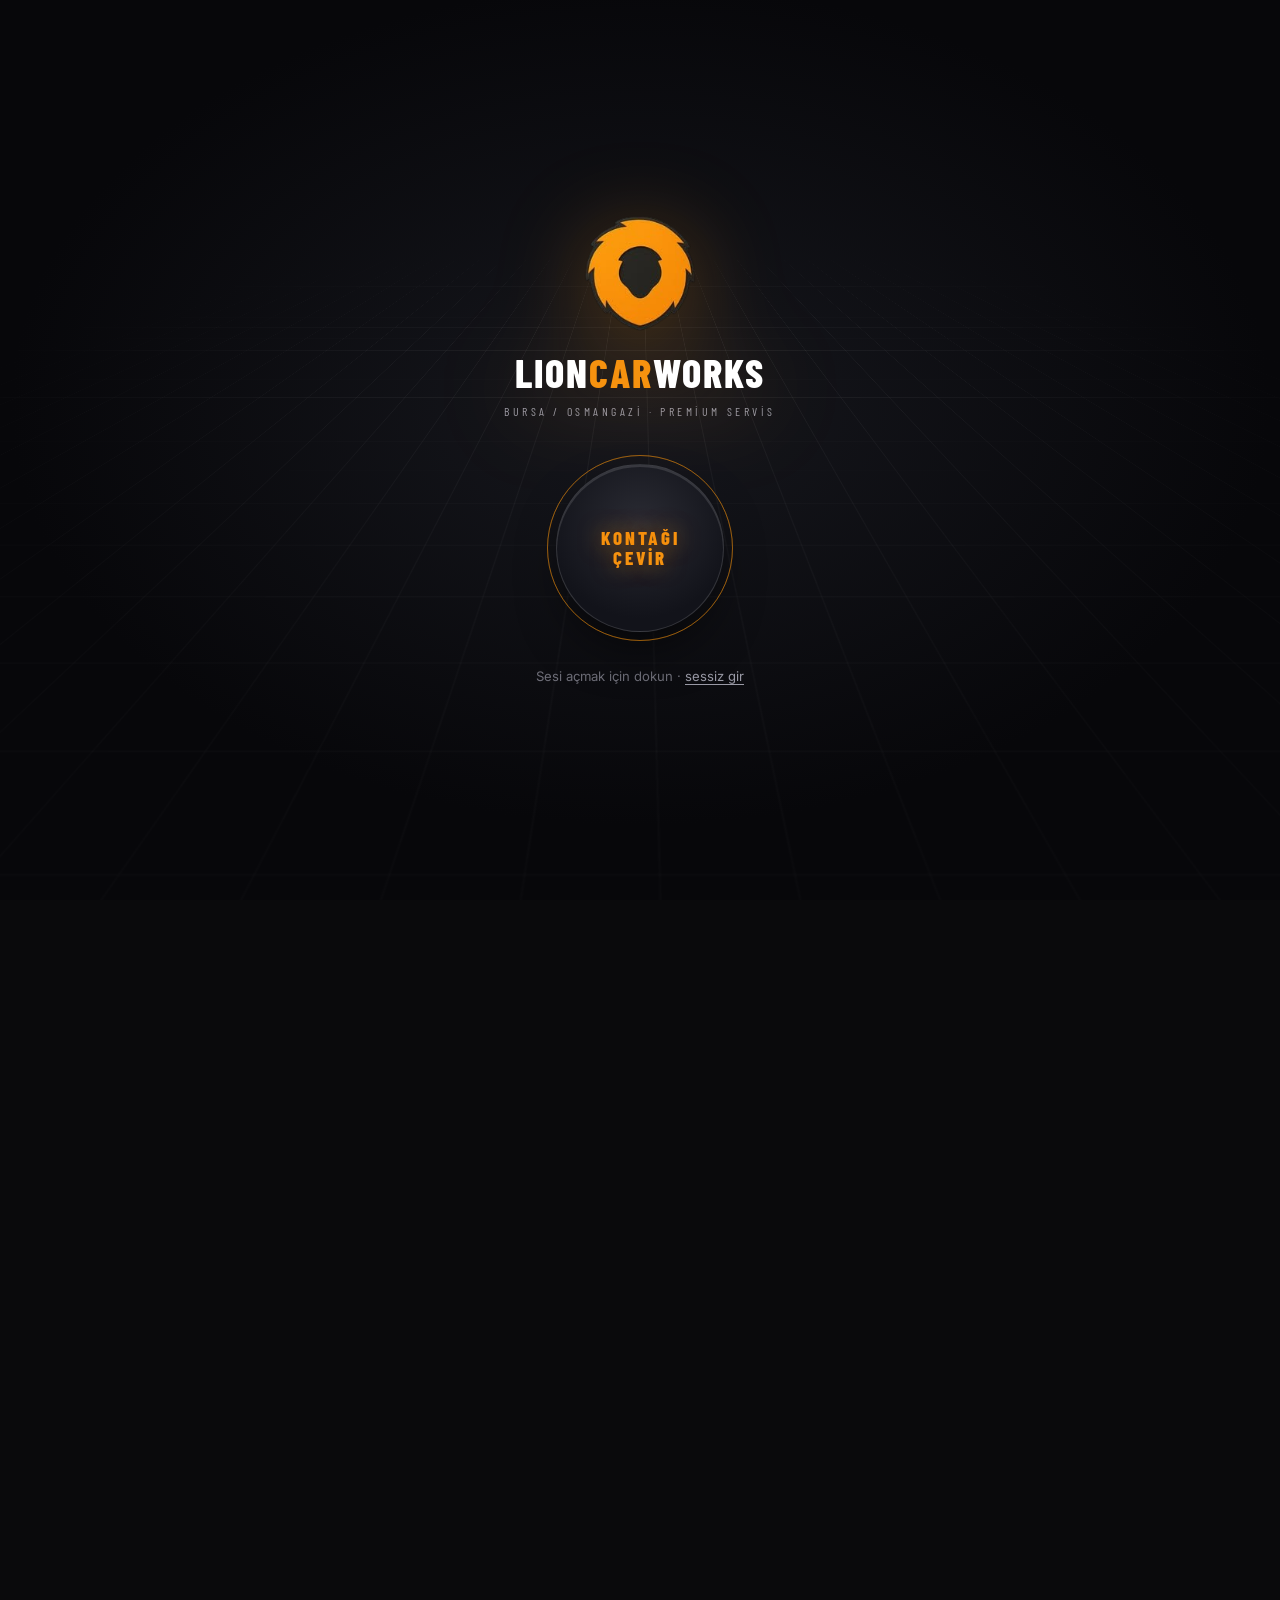
<file: index.html>
<!DOCTYPE html>
<html lang="tr">
<head>
<meta charset="UTF-8">
<meta name="viewport" content="width=device-width, initial-scale=1">
<title>LionCarWorks | Kaporta, Boya, PPF & Hasar Onarım — Bursa</title>
<meta name="description" content="LionCarWorks Bursa Osmangazi: kaporta & boya, boyasız göçük onarımı (PDR), PPF koruyucu film, hasar onarımı ve sigorta işlemleri. Premium servis, garantili işçilik.">
<meta name="theme-color" content="#0a0a0c">
<meta property="og:title" content="LionCarWorks | Kaporta, Boya, PPF & Hasar Onarım — Bursa">
<meta property="og:description" content="LionCarWorks Bursa Osmangazi: kaporta & boya, boyasız göçük onarımı (PDR), PPF koruyucu film, hasar onarımı ve sigorta işlemleri. Premium servis, garantili işçilik.">
<meta property="og:type" content="website">
<link rel="icon" href="assets/img/favicon.png" type="image/png" sizes="96x96">
<link rel="icon" href="assets/img/favicon-32.png" type="image/png" sizes="32x32">
<link rel="apple-touch-icon" href="assets/img/apple-touch-icon.png">
<link rel="preconnect" href="https://fonts.googleapis.com">
<link rel="preconnect" href="https://fonts.gstatic.com" crossorigin>
<link href="https://fonts.googleapis.com/css2?family=Barlow+Condensed:wght@500;600;700;800&family=Inter:wght@400;500;600&display=swap" rel="stylesheet">
<link rel="stylesheet" href="assets/css/style.css">
</head>
<body class="is-locked">

<!-- Kontak ekranı: yalnızca ana sayfada, oturumda bir kez -->
<div class="ignition" id="ignition">
  <div class="ignition__grid" aria-hidden="true"></div>
  <div class="ignition__inner">
    <span class="brand brand--stack ignition__logo">
      <img class="brand__mark" src="assets/img/logo-mark.png" alt="LionCarWorks" width="160" height="160">
      <span class="brand__txt">LION<b>CAR</b>WORKS</span>
    </span>
    <p class="ignition__kicker">Bursa / Osmangazi &middot; Premium Servis</p>
    <button class="ignition__btn" id="ignitionBtn" type="button">
      <span class="ignition__btnRing" aria-hidden="true"></span>
      <span class="ignition__btnLabel">KONTAĞI<br>ÇEVİR</span>
    </button>
    <p class="ignition__hint">Sesi açmak için dokun &middot; <button class="ignition__skip" id="ignitionSkip" type="button">sessiz gir</button></p>
  </div>
  <div class="garage-door garage-door--top" aria-hidden="true"></div>
  <div class="garage-door garage-door--bottom" aria-hidden="true"></div>
</div>

<header class="nav" id="nav">
  <a href="index.html" class="nav__brand brand" aria-label="LionCarWorks ana sayfa">
    <img class="brand__mark" src="assets/img/logo-mark.png" alt="" width="160" height="160">
    <span class="brand__txt">LION<b>CAR</b>WORKS<small>Premium Servis</small></span>
  </a>
  <nav class="nav__links" id="navLinks" aria-label="Ana menü">
    <a href="hizmetler.html">Hizmetler</a>
    <a href="galeri.html">Galeri</a>
    <a href="randevu.html">Randevu</a>
    <a href="takip.html">Servis Takibi</a>
    <a href="hakkimizda.html">Hakkımızda</a>
    <a href="iletisim.html">İletişim</a>
  </nav>
  <div class="nav__actions">
    <a class="btn btn--sm btn--gold" href="tel:+905451230996">
      <svg viewBox="0 0 24 24" width="15" height="15" aria-hidden="true"><path fill="currentColor" d="M6.6 10.8c1.1 2.2 2.9 4 5.1 5.1l1.7-1.7c.3-.3.7-.4 1-.2 1.1.4 2.3.6 3.5.6.6 0 1 .4 1 1V19c0 .6-.4 1-1 1-8.3 0-15-6.7-15-15 0-.6.4-1 1-1h3.4c.6 0 1 .4 1 1 0 1.2.2 2.4.6 3.5.1.3 0 .7-.2 1l-2.1 1.3z"/></svg>
      0545 123 09 96
    </a>
    <button class="nav__burger" id="navBurger" type="button" aria-label="Menü" aria-expanded="false"><i></i><i></i><i></i></button>
  </div>
  <div class="nav__progress" id="navProgress" aria-hidden="true"></div>
</header>

<section class="hero" id="hero">
  <div class="hero__bg" aria-hidden="true">
    <div class="hero__glow" id="heroGlow"></div>
    <div class="hero__stripes"></div>
    <div class="hero__road"><span></span><span></span><span></span><span></span><span></span><span></span></div>
  </div>

  <div class="hero__content">
    <p class="hero__kicker reveal">
      <span class="dot"></span> Kaporta &amp; Boya &middot; PDR &middot; PPF &middot; Hasar Onarım
    </p>
    <h1 class="hero__title">
      <span class="line"><span>ARACINIZ</span></span>
      <span class="line"><span>İLK GÜNDEN</span></span>
      <span class="line line--gold"><span id="heroType">DAHA İYİ</span></span>
    </h1>
    <p class="hero__lead reveal" data-delay="200">
      Bursa Osmangazi'de premium servis anlayışı: fabrika standardında kaporta &amp; boya,
      boyasız göçük onarımı, PPF koruyucu film ve tüm sigorta işlemlerinde yanınızdayız.
    </p>
    <div class="hero__cta reveal" data-delay="320">
      <a class="btn btn--gold btn--lg magnetic" href="https://wa.me/905451230996?text=Merhaba%2C%20ara%C3%A7%20hasar%20tespiti%20i%C3%A7in%20bilgi%20almak%20istiyorum." target="_blank" rel="noopener">
        Ücretsiz Hasar Tespiti
      </a>
      <a class="btn btn--ghost btn--lg magnetic" href="randevu.html">
        <span class="btn__play" aria-hidden="true"></span> Randevu Al
      </a>
    </div>
    <ul class="hero__badges reveal" data-delay="440">
      <li><strong>Anlaşmalı</strong><span>sigorta şirketleri</span></li>
      <li><strong>Garantili</strong><span>boya &amp; işçilik</span></li>
      <li><strong>211B+</strong><span>Instagram takipçisi</span></li>
    </ul>
  </div>

  <div class="tacho" id="tacho" aria-hidden="true">
    <svg viewBox="0 0 200 200">
      <circle class="tacho__ring" cx="100" cy="100" r="82"></circle>
      <path class="tacho__arc" id="tachoArc" d="M41.7 158.3 A 82 82 0 1 1 158.3 158.3"></path>
      <g class="tacho__ticks" id="tachoTicks"></g>
      <line class="tacho__needle" id="tachoNeedle" x1="100" y1="100" x2="100" y2="36"></line>
      <circle class="tacho__hub" cx="100" cy="100" r="9"></circle>
    </svg>
    <span class="tacho__val"><b id="tachoVal">0</b> x1000 rpm</span>
  </div>

  <a class="hero__scroll" href="#hizmet-ozet" aria-label="Aşağı kaydır"><span></span></a>
</section>

<div class="marquee" aria-hidden="true">
  <div class="marquee__track" id="marqueeTrack">
    <span>Kaporta &amp; Boya</span><span class="sep">&#9670;</span>
    <span>Boyasız Göçük Onarımı</span><span class="sep">&#9670;</span>
    <span>PPF Koruyucu Film</span><span class="sep">&#9670;</span>
    <span>Seramik Kaplama</span><span class="sep">&#9670;</span>
    <span>Hasar Onarım</span><span class="sep">&#9670;</span>
    <span>Sigorta İşlemleri</span><span class="sep">&#9670;</span>
    <span>Döşeme &amp; Koltuk</span><span class="sep">&#9670;</span>
  </div>
</div>

<section class="section" id="hizmet-ozet">
  <div class="wrap">
    <header class="sechead">
      <p class="sechead__kicker reveal">01 — Hizmetler</p>
      <h2 class="sechead__title reveal" data-delay="80">Tek çatı altında <em>komple</em> onarım</h2>
      <p class="sechead__lead reveal" data-delay="160">Küçük bir çizikten ağır hasara kadar; ölçüm, onarım, boya ve koruma
        süreçlerinin tamamı kendi atölyemizde yapılır. Aracınız başka yere gitmez.</p>
    </header>

    <div class="cards">
      <article class="card reveal" data-delay="0" data-tilt>
        <div class="card__icon">
          <svg viewBox="0 0 48 48" aria-hidden="true"><path d="M6 30h36M10 30l4-11h20l4 11M15 36a3 3 0 1 0 0-6 3 3 0 0 0 0 6zm18 0a3 3 0 1 0 0-6 3 3 0 0 0 0 6zM24 19v11"/></svg>
        </div>
        <h3>Kaporta &amp; Boya</h3>
        <p>Şasi ölçümlü düzeltme, orijinal renk kodu ile mikserde hazırlanan boya, fırın kurutma ve pasta–cila ile teslim.</p>
        <ul class="card__list"><li>Renk kodu eşleştirme</li><li>Fırın boya</li><li>Parça değişimi</li></ul>
        <a class="card__more" href="hizmetler.html#kaporta-boya">Detaylar &rarr;</a>
      </article>

      <article class="card reveal" data-delay="90" data-tilt>
        <div class="card__icon">
          <svg viewBox="0 0 48 48" aria-hidden="true"><path d="M22 33a11 11 0 1 1 0-22 11 11 0 0 1 0 22zM22 14v8l6 4M32 32l9 9"/></svg>
        </div>
        <h3>Boyasız Göçük Onarımı (PDR)</h3>
        <p>Dolu, park darbesi ve kapı ezikleri; boyaya dokunmadan, aracın orijinal boyası korunarak düzeltilir.</p>
        <ul class="card__list"><li>Orijinal boya kalır</li><li>Aynı gün teslim</li><li>Değer kaybı yok</li></ul>
        <a class="card__more" href="hizmetler.html#pdr">Detaylar &rarr;</a>
      </article>

      <article class="card reveal card--featured" data-delay="180" data-tilt>
        <span class="card__tag">En çok tercih edilen</span><div class="card__icon">
          <svg viewBox="0 0 48 48" aria-hidden="true"><path d="M24 5l15 6v11c0 10-6.5 17.5-15 21C15.5 39.5 9 32 9 22V11l15-6zM17 23l5 5 10-10"/></svg>
        </div>
        <h3>PPF Koruyucu Film</h3>
        <p>Kendini onaran şeffaf film ile taş izi, çizik ve kimyasal lekelere karşı koruma. Ön takım veya komple kaplama.</p>
        <ul class="card__list"><li>Self-healing film</li><li>Kapotta tek parça kesim</li><li>Mat / parlak seçenek</li></ul>
        <a class="card__more" href="hizmetler.html#ppf">Detaylar &rarr;</a>
      </article>

      <article class="card reveal" data-delay="270" data-tilt>
        <div class="card__icon">
          <svg viewBox="0 0 48 48" aria-hidden="true"><path d="M10 38V16l14-8 14 8v22M10 26h28M19 38V26M29 38V26"/></svg>
        </div>
        <h3>Hasar Onarım &amp; Sigorta</h3>
        <p>Kaza sonrası tüm süreci biz yürütüyoruz: eksper randevusu, evrak, onay takibi ve onarım. Anlaşmalı sigorta şirketleri.</p>
        <ul class="card__list"><li>Eksper &amp; evrak takibi</li><li>Kasko / trafik</li><li>Süreç bilgilendirme</li></ul>
        <a class="card__more" href="hizmetler.html#hasar-sigorta">Detaylar &rarr;</a>
      </article>

      <article class="card reveal" data-delay="360" data-tilt>
        <div class="card__icon">
          <svg viewBox="0 0 48 48" aria-hidden="true"><path d="M14 34c-4 0-7-3-7-7 0-5 5-6 6-10 1-4 5-7 11-7s10 4 10 9c0 3-2 5-2 8 0 4-3 7-7 7H14zM20 26h8"/></svg>
        </div>
        <h3>Seramik Kaplama &amp; Detailing</h3>
        <p>Çok kademeli boya düzeltme, seramik kaplama, iç detaylı temizlik ve far parlatma ile showroom görünümü.</p>
        <ul class="card__list"><li>Boya düzeltme</li><li>Seramik koruma</li><li>İç detay temizlik</li></ul>
        <a class="card__more" href="hizmetler.html#seramik">Detaylar &rarr;</a>
      </article>

      <article class="card reveal" data-delay="450" data-tilt>
        <div class="card__icon">
          <svg viewBox="0 0 48 48" aria-hidden="true"><path d="M12 36V20c0-3 2-5 5-5h14c3 0 5 2 5 5v16M12 28h24M18 36v4M30 36v4"/></svg>
        </div>
        <h3>Döşeme &amp; Koltuk Onarımı</h3>
        <p>Deri yırtık ve yanık onarımı, renk restorasyonu, direksiyon ve vites körüğü yenileme; iç mekân sıfır görünüm.</p>
        <ul class="card__list"><li>Deri restorasyon</li><li>Yanık / yırtık onarım</li><li>Renk yenileme</li></ul>
        <a class="card__more" href="hizmetler.html#doseme">Detaylar &rarr;</a>
      </article>
    </div>

    <div class="section__cta reveal">
      <a class="btn btn--ghost magnetic" href="hizmetler.html">Tüm hizmetleri incele &rarr;</a>
    </div>
  </div>
</section>

<section class="section section--alt" id="surec">
  <div class="wrap">
    <header class="sechead">
      <p class="sechead__kicker reveal">02 — Nasıl çalışıyoruz</p>
      <h2 class="sechead__title reveal" data-delay="80">Aracınızı bıraktığınız andan <em>teslimata</em> kadar</h2>
    </header>

    <ol class="steps" id="steps">
      <li class="steps__line" id="stepsLine" aria-hidden="true"><i></i></li>
      <li class="step reveal">
        <span class="step__no">01</span>
        <h3>Hasar Tespiti</h3>
        <p>Fotoğrafla ön değerlendirme veya atölyede ücretsiz kontrol. Yapılacak işler ve süre net olarak bildirilir.</p>
      </li>
      <li class="step reveal" data-delay="100">
        <span class="step__no">02</span>
        <h3>Sigorta &amp; Onay</h3>
        <p>Kasko kapsamındaysa eksper randevusu ve evrak süreci bizde. Onay çıkana kadar adım adım bilgilendiriyoruz.</p>
      </li>
      <li class="step reveal" data-delay="200">
        <span class="step__no">03</span>
        <h3>Onarım &amp; Boya</h3>
        <p>Ölçüm, düzeltme, astar, renk kodu ile boya ve fırın. Her aşamada fotoğraf paylaşımı yapılır.</p>
      </li>
      <li class="step reveal" data-delay="300">
        <span class="step__no">04</span>
        <h3>Kontrol &amp; Teslim</h3>
        <p>Boya kalınlığı ölçümü, pasta–cila, detaylı yıkama ve garanti belgesiyle teslim.</p>
      </li>
    </ol>

    <div class="counters" id="counters">
      <div class="counter reveal"><b data-count="12" data-suffix="+">0</b><span>yıllık tecrübe</span></div>
      <div class="counter reveal" data-delay="80"><b data-count="4800" data-suffix="+">0</b><span>onarılan araç</span></div>
      <div class="counter reveal" data-delay="160"><b data-count="211" data-suffix="B+">0</b><span>Instagram takipçisi</span></div>
      <div class="counter reveal" data-delay="240"><b data-count="24" data-suffix=" ay">0</b><span>boya garantisi</span></div>
    </div>
    <p class="note note--center reveal">* Tecrübe, araç sayısı ve garanti süresi rakamlarını kendi güncel verilerinizle değiştirin.</p>
  </div>
</section>

<section class="section" id="oncesonra">
  <div class="wrap">
    <header class="sechead">
      <p class="sechead__kicker reveal">03 — Önce / Sonra</p>
      <h2 class="sechead__title reveal" data-delay="80">Farkı <em>kendiniz</em> kaydırın</h2>
      <p class="sechead__lead reveal" data-delay="160">Ortadaki çizgiyi sürükleyin ya da klavye oklarını kullanın.</p>
    </header>

    <div class="ba reveal" id="ba">
      <div class="ba__pane ba__pane--after">
        <img src="assets/img/after.svg" alt="Onarım sonrası araç">
        <span class="ba__label ba__label--after">SONRA</span>
      </div>
      <div class="ba__pane ba__pane--before" id="baBefore">
        <img src="assets/img/before.svg" alt="Onarım öncesi hasarlı araç">
        <span class="ba__label ba__label--before">ÖNCE</span>
      </div>
      <div class="ba__handle" id="baHandle" role="slider" tabindex="0" aria-label="Önce / sonra karşılaştırma" aria-valuemin="0" aria-valuemax="100" aria-valuenow="50">
        <i></i>
      </div>
    </div>
    <div class="section__cta reveal">
      <a class="btn btn--ghost magnetic" href="galeri.html">Galeriye git &rarr;</a>
    </div>
  </div>
</section>

<section class="cta-band">
  <div class="cta-band__bg" aria-hidden="true"></div>
  <div class="wrap cta-band__inner">
    <div>
      <h2 class="reveal">Hasarınızın fotoğrafını atın,<br><em>aynı gün</em> fiyat verelim.</h2>
      <p class="reveal" data-delay="100">WhatsApp'tan 2-3 fotoğraf yeterli. Ön bilgilendirme ücretsiz.</p>
    </div>
    <div class="cta-band__btns reveal" data-delay="200">
      <a class="btn btn--gold btn--lg magnetic" href="https://wa.me/905451230996?text=Merhaba%2C%20hasar%20foto%C4%9Fraflar%C4%B1n%C4%B1%20g%C3%B6nderiyorum." target="_blank" rel="noopener">WhatsApp'tan Yaz</a>
      <a class="btn btn--ghost btn--lg magnetic" href="randevu.html">Randevu Al</a>
    </div>
  </div>
</section>

<section class="section section--alt">
  <div class="wrap">
    <div class="quicklinks">
      <a class="quicklink reveal" href="randevu.html">
        <span class="quicklink__no">01</span>
        <h3>Randevu Al</h3>
        <p>Gün ve saat seçin, aracınızı beklemeden bırakın.</p>
      </a>
      <a class="quicklink reveal" data-delay="80" href="takip.html">
        <span class="quicklink__no">02</span>
        <h3>Servis Takibi</h3>
        <p>Aracınız hangi aşamada? Plaka ile sorun.</p>
      </a>
      <a class="quicklink reveal" data-delay="160" href="odeme.html">
        <span class="quicklink__no">03</span>
        <h3>Ödeme</h3>
        <p>Kabul ettiğimiz ödeme yöntemleri ve fatura bilgileri.</p>
      </a>
      <a class="quicklink reveal" data-delay="240" href="iletisim.html">
        <span class="quicklink__no">04</span>
        <h3>İletişim &amp; Konum</h3>
        <p>Altınova mah. Kuşku sk. No:20/1 — Osmangazi.</p>
      </a>
    </div>
  </div>
</section>

<footer class="footer">
  <div class="wrap footer__inner">
    <div class="footer__brand">
      <span class="brand brand--lg">
        <img class="brand__mark" src="assets/img/logo-mark.png" alt="LionCarWorks" width="160" height="160">
        <span class="brand__txt">LION<b>CAR</b>WORKS<small>Premium Servis</small></span>
      </span>
      <p>Kaporta &amp; boya, boyasız göçük onarımı, PPF ve hasar onarımında
        Bursa Osmangazi'nin premium servisi.</p>
      <div class="footer__social">
        <a href="https://www.instagram.com/lioncarworks/" target="_blank" rel="noopener">Instagram</a>
        <a href="https://www.facebook.com/lioncarworks?locale=tr_TR" target="_blank" rel="noopener">Facebook</a>
        <a href="https://wa.me/905451230996" target="_blank" rel="noopener">WhatsApp</a>
      </div>
    </div>
    <nav class="footer__nav" aria-label="Hizmetler">
      <h4>Hizmetler</h4>
      <a href="hizmetler.html#kaporta-boya">Kaporta &amp; Boya</a>
      <a href="hizmetler.html#pdr">Boyasız Göçük (PDR)</a>
      <a href="hizmetler.html#ppf">PPF Koruyucu Film</a>
      <a href="hizmetler.html#hasar-sigorta">Hasar &amp; Sigorta</a>
      <a href="hizmetler.html#seramik">Seramik Kaplama</a>
      <a href="hizmetler.html#doseme">Döşeme &amp; Koltuk</a>
    </nav>
    <nav class="footer__nav" aria-label="Kurumsal">
      <h4>Kurumsal</h4>
      <a href="hakkimizda.html">Hakkımızda</a>
      <a href="galeri.html">Galeri</a>
      <a href="randevu.html">Randevu Al</a>
      <a href="takip.html">Servis Takibi</a>
      <a href="odeme.html">Ödeme</a>
      <a href="iletisim.html">İletişim</a>
    </nav>
    <div class="footer__contact">
      <h4>Bize ulaşın</h4>
      <a href="tel:+905451230996">+90 (545) 123 09 96</a>
      <p>Altınova mah. Kuşku sk. No:20/1<br>Osmangazi / Bursa</p>
      <p class="footer__hours">Hafta içi 09:00 – 19:00<br>Cumartesi 09:00 – 17:00</p>
    </div>
  </div>
  <div class="footer__bar">
    <span>&copy; <span id="year">2026</span> LionCarWorks — Premium Servis. Tüm hakları saklıdır.</span>
    <span class="footer__legal">
      <a href="kvkk.html">KVKK</a>
      <a href="gizlilik.html">Gizlilik</a>
      <button class="footer__top" id="toTop" type="button">Yukarı &uarr;</button>
    </span>
  </div>
</footer>

<div class="callbar">
  <a href="tel:+905451230996">Ara</a>
  <a href="https://wa.me/905451230996" target="_blank" rel="noopener" class="callbar__wa">WhatsApp</a>
  <a href="https://www.google.com/maps/search/?api=1&amp;query=Alt%C4%B1nova%20mah.%20Ku%C5%9Fku%20sk.%20No%3A20%2F1%20Osmangazi%20Bursa" target="_blank" rel="noopener">Yol Tarifi</a>
</div>

<div class="cursor" id="cursor" aria-hidden="true"></div>

<script src="assets/js/engine-sound.js"></script>
<script src="assets/js/main.js"></script>
</body>
</html>
</file>
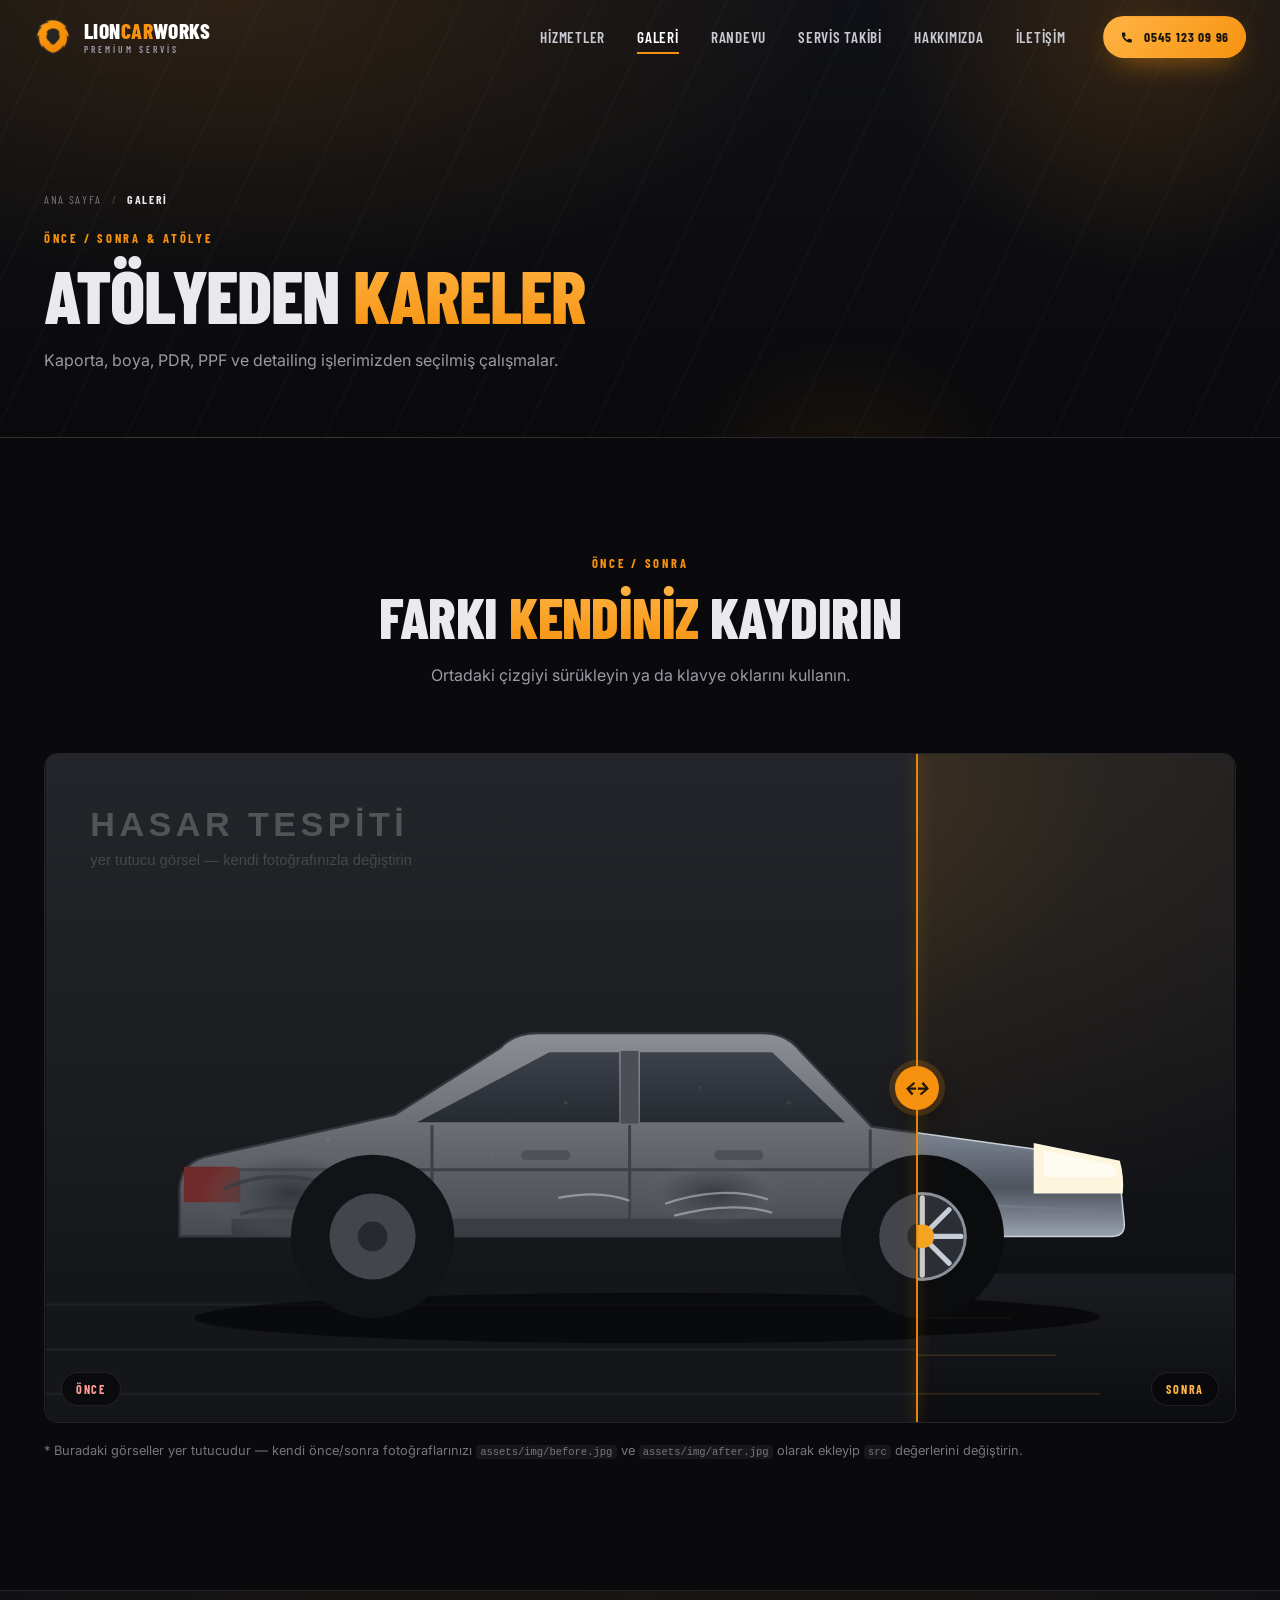
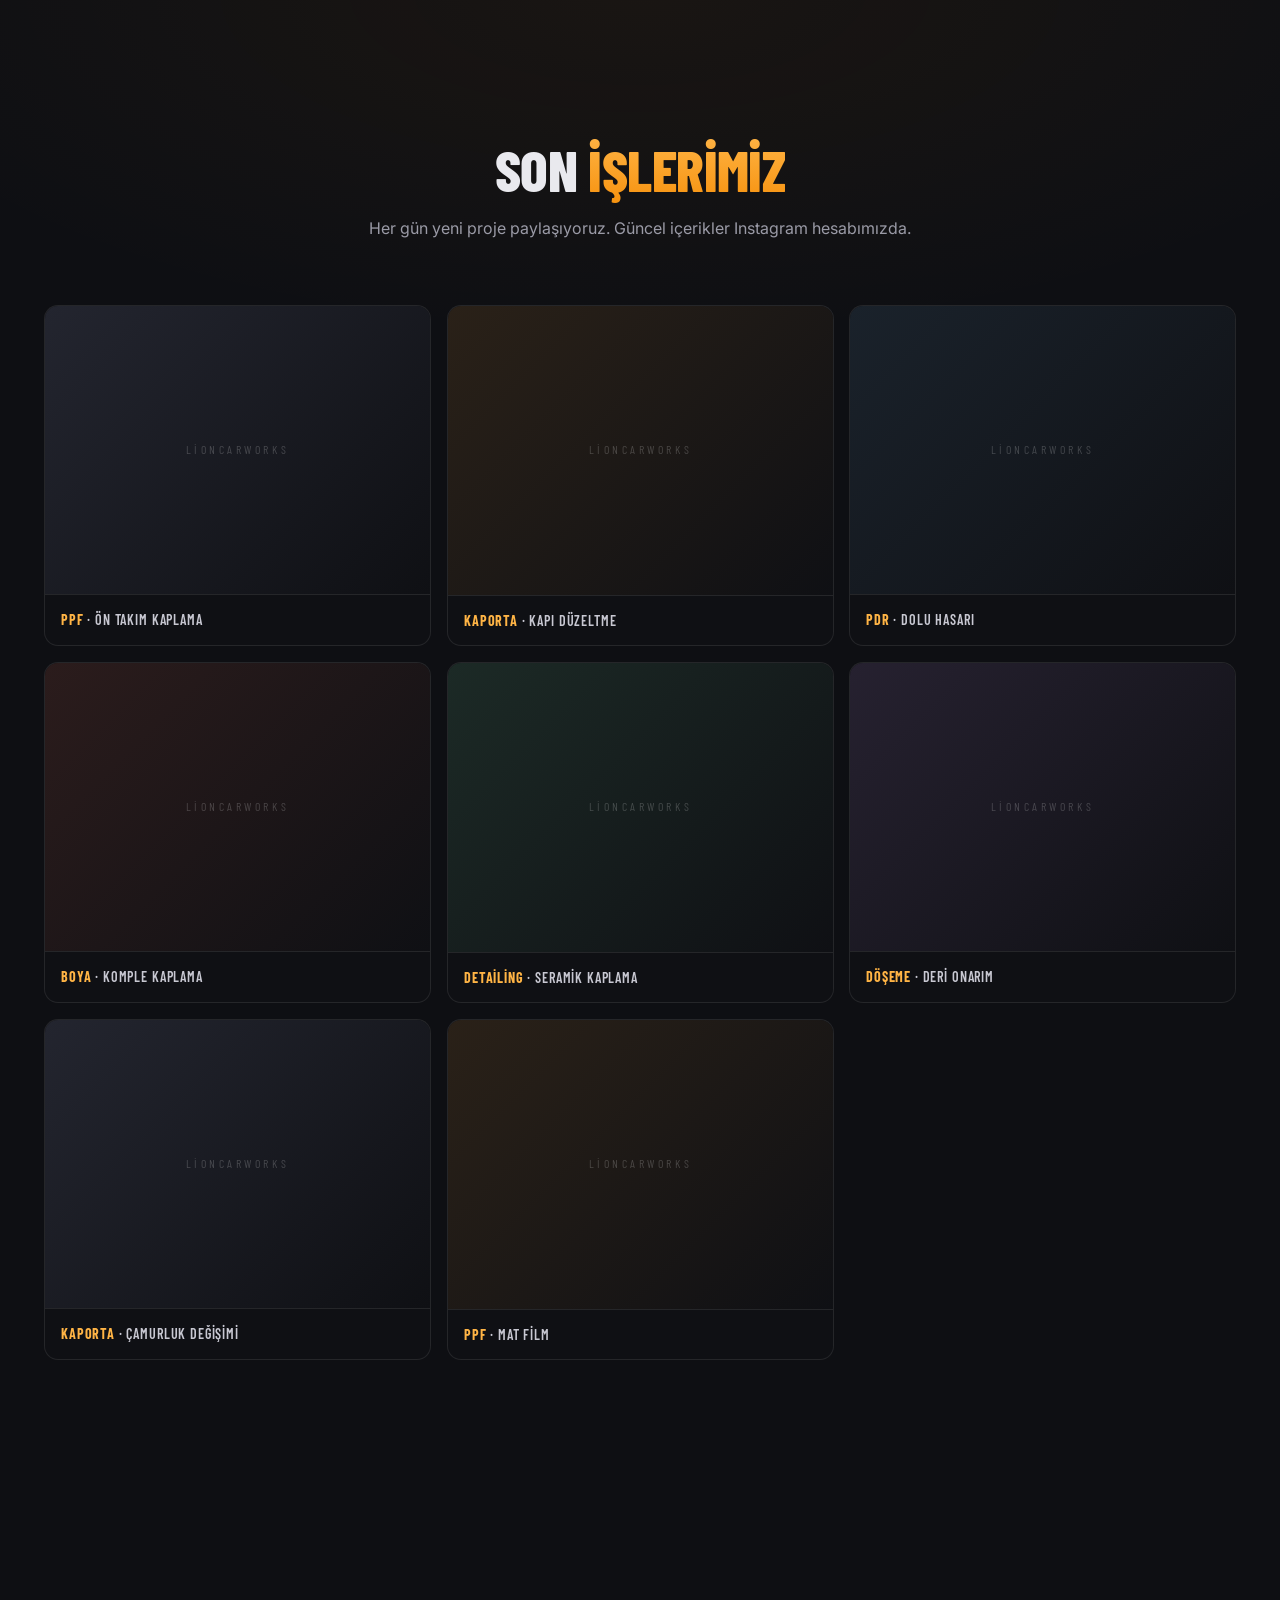
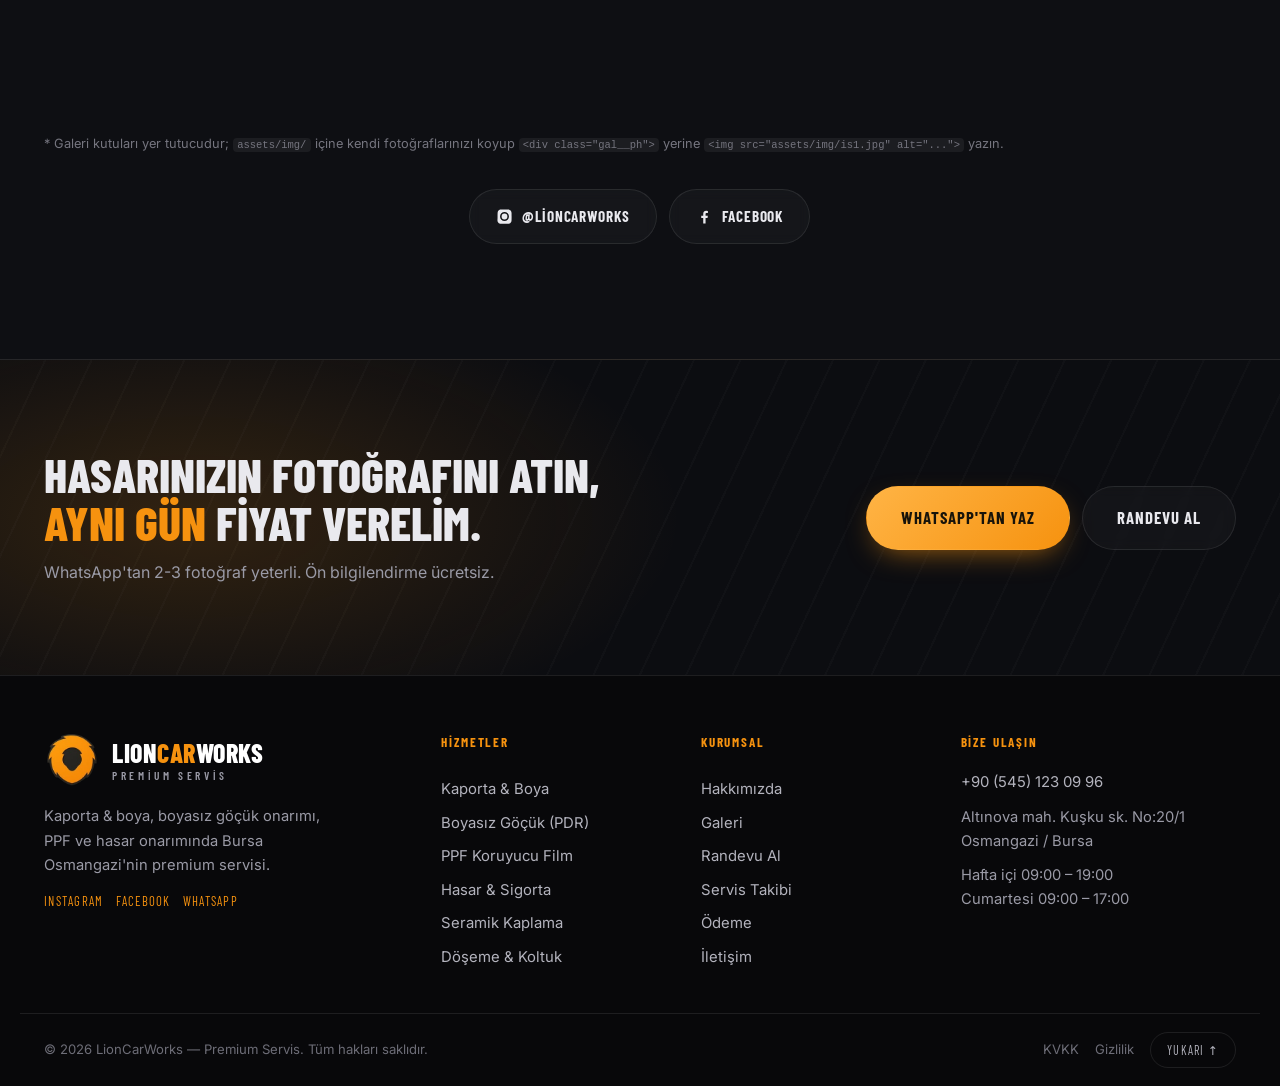
<file: galeri.html>
<!DOCTYPE html>
<html lang="tr">
<head>
<meta charset="UTF-8">
<meta name="viewport" content="width=device-width, initial-scale=1">
<title>Galeri | LionCarWorks — Önce / Sonra İşlerimiz</title>
<meta name="description" content="Kaporta, boya, PDR, PPF ve detailing işlerimizden önce/sonra kareleri. Bursa Osmangazi atölyemizden güncel çalışmalar.">
<meta name="theme-color" content="#0a0a0c">
<meta property="og:title" content="Galeri | LionCarWorks — Önce / Sonra İşlerimiz">
<meta property="og:description" content="Kaporta, boya, PDR, PPF ve detailing işlerimizden önce/sonra kareleri. Bursa Osmangazi atölyemizden güncel çalışmalar.">
<meta property="og:type" content="website">
<link rel="icon" href="assets/img/favicon.png" type="image/png" sizes="96x96">
<link rel="icon" href="assets/img/favicon-32.png" type="image/png" sizes="32x32">
<link rel="apple-touch-icon" href="assets/img/apple-touch-icon.png">
<link rel="preconnect" href="https://fonts.googleapis.com">
<link rel="preconnect" href="https://fonts.gstatic.com" crossorigin>
<link href="https://fonts.googleapis.com/css2?family=Barlow+Condensed:wght@500;600;700;800&family=Inter:wght@400;500;600&display=swap" rel="stylesheet">
<link rel="stylesheet" href="assets/css/style.css">
</head>
<body>

<header class="nav" id="nav">
  <a href="index.html" class="nav__brand brand" aria-label="LionCarWorks ana sayfa">
    <img class="brand__mark" src="assets/img/logo-mark.png" alt="" width="160" height="160">
    <span class="brand__txt">LION<b>CAR</b>WORKS<small>Premium Servis</small></span>
  </a>
  <nav class="nav__links" id="navLinks" aria-label="Ana menü">
    <a href="hizmetler.html">Hizmetler</a>
    <a href="galeri.html" class="is-active">Galeri</a>
    <a href="randevu.html">Randevu</a>
    <a href="takip.html">Servis Takibi</a>
    <a href="hakkimizda.html">Hakkımızda</a>
    <a href="iletisim.html">İletişim</a>
  </nav>
  <div class="nav__actions">
    <a class="btn btn--sm btn--gold" href="tel:+905451230996">
      <svg viewBox="0 0 24 24" width="15" height="15" aria-hidden="true"><path fill="currentColor" d="M6.6 10.8c1.1 2.2 2.9 4 5.1 5.1l1.7-1.7c.3-.3.7-.4 1-.2 1.1.4 2.3.6 3.5.6.6 0 1 .4 1 1V19c0 .6-.4 1-1 1-8.3 0-15-6.7-15-15 0-.6.4-1 1-1h3.4c.6 0 1 .4 1 1 0 1.2.2 2.4.6 3.5.1.3 0 .7-.2 1l-2.1 1.3z"/></svg>
      0545 123 09 96
    </a>
    <button class="nav__burger" id="navBurger" type="button" aria-label="Menü" aria-expanded="false"><i></i><i></i><i></i></button>
  </div>
  <div class="nav__progress" id="navProgress" aria-hidden="true"></div>
</header>

<section class="pagehead">
  <div class="pagehead__bg" aria-hidden="true"><span></span><span></span></div>
  <div class="wrap">
    <nav class="crumb" aria-label="Site haritası"><a href="index.html">Ana Sayfa</a> <span>/</span> <b>Galeri</b></nav>
    <p class="pagehead__kicker reveal">Önce / sonra &amp; atölye</p>
    <h1 class="pagehead__title reveal" data-delay="80">Atölyeden <em>kareler</em></h1>
    <p class="pagehead__lead reveal" data-delay="160">Kaporta, boya, PDR, PPF ve detailing işlerimizden seçilmiş çalışmalar.</p>
  </div>
</section>

<section class="section">
  <div class="wrap">
    <header class="sechead">
      <p class="sechead__kicker reveal">Önce / Sonra</p>
      <h2 class="sechead__title reveal" data-delay="80">Farkı <em>kendiniz</em> kaydırın</h2>
      <p class="sechead__lead reveal" data-delay="160">Ortadaki çizgiyi sürükleyin ya da klavye oklarını kullanın.</p>
    </header>

    <div class="ba reveal" id="ba">
      <div class="ba__pane ba__pane--after">
        <img src="assets/img/after.svg" alt="Onarım sonrası araç">
        <span class="ba__label ba__label--after">SONRA</span>
      </div>
      <div class="ba__pane ba__pane--before" id="baBefore">
        <img src="assets/img/before.svg" alt="Onarım öncesi hasarlı araç">
        <span class="ba__label ba__label--before">ÖNCE</span>
      </div>
      <div class="ba__handle" id="baHandle" role="slider" tabindex="0" aria-label="Önce / sonra karşılaştırma" aria-valuemin="0" aria-valuemax="100" aria-valuenow="50">
        <i></i>
      </div>
    </div>
    <p class="note">* Buradaki görseller yer tutucudur — kendi önce/sonra fotoğraflarınızı
      <code>assets/img/before.jpg</code> ve <code>assets/img/after.jpg</code> olarak ekleyip <code>src</code> değerlerini değiştirin.</p>
  </div>
</section>

<section class="section section--alt" id="galeri">
  <div class="wrap">
    <header class="sechead">
      <p class="sechead__kicker reveal">Atölyeden</p>
      <h2 class="sechead__title reveal" data-delay="80">Son <em>işlerimiz</em></h2>
      <p class="sechead__lead reveal" data-delay="160">Her gün yeni proje paylaşıyoruz. Güncel içerikler Instagram hesabımızda.</p>
    </header>

    <div class="gallery" id="gallery">
      <figure class="gal reveal" data-delay="0" data-tilt>
        <div class="gal__ph gal__ph--1"></div>
        <figcaption><b>PPF</b> &middot; Ön takım kaplama</figcaption>
      </figure>
      <figure class="gal reveal" data-delay="70" data-tilt>
        <div class="gal__ph gal__ph--2"></div>
        <figcaption><b>Kaporta</b> &middot; Kapı düzeltme</figcaption>
      </figure>
      <figure class="gal reveal" data-delay="140" data-tilt>
        <div class="gal__ph gal__ph--3"></div>
        <figcaption><b>PDR</b> &middot; Dolu hasarı</figcaption>
      </figure>
      <figure class="gal reveal" data-delay="210" data-tilt>
        <div class="gal__ph gal__ph--4"></div>
        <figcaption><b>Boya</b> &middot; Komple kaplama</figcaption>
      </figure>
      <figure class="gal reveal" data-delay="280" data-tilt>
        <div class="gal__ph gal__ph--5"></div>
        <figcaption><b>Detailing</b> &middot; Seramik kaplama</figcaption>
      </figure>
      <figure class="gal reveal" data-delay="350" data-tilt>
        <div class="gal__ph gal__ph--6"></div>
        <figcaption><b>Döşeme</b> &middot; Deri onarım</figcaption>
      </figure>
      <figure class="gal reveal" data-delay="420" data-tilt>
        <div class="gal__ph gal__ph--1"></div>
        <figcaption><b>Kaporta</b> &middot; Çamurluk değişimi</figcaption>
      </figure>
      <figure class="gal reveal" data-delay="490" data-tilt>
        <div class="gal__ph gal__ph--2"></div>
        <figcaption><b>PPF</b> &middot; Mat film</figcaption>
      </figure>
      <figure class="gal reveal" data-delay="560" data-tilt>
        <div class="gal__ph gal__ph--3"></div>
        <figcaption><b>PDR</b> &middot; Kapı eziği</figcaption>
      </figure>
      <figure class="gal reveal" data-delay="630" data-tilt>
        <div class="gal__ph gal__ph--4"></div>
        <figcaption><b>Boya</b> &middot; Tampon onarımı</figcaption>
      </figure>
      <figure class="gal reveal" data-delay="700" data-tilt>
        <div class="gal__ph gal__ph--5"></div>
        <figcaption><b>Detailing</b> &middot; Far parlatma</figcaption>
      </figure>
      <figure class="gal reveal" data-delay="770" data-tilt>
        <div class="gal__ph gal__ph--6"></div>
        <figcaption><b>Hasar</b> &middot; Ağır hasar onarımı</figcaption>
      </figure>
    </div>
    <p class="note">* Galeri kutuları yer tutucudur; <code>assets/img/</code> içine kendi fotoğraflarınızı koyup
      <code>&lt;div class="gal__ph"&gt;</code> yerine <code>&lt;img src="assets/img/is1.jpg" alt="..."&gt;</code> yazın.</p>

    <div class="gallery__cta reveal">
      <a class="btn btn--ghost magnetic" href="https://www.instagram.com/lioncarworks/" target="_blank" rel="noopener">
        <svg viewBox="0 0 24 24" width="17" height="17" aria-hidden="true"><path fill="currentColor" d="M12 2.2c3.2 0 3.6 0 4.9.07 1.2.06 1.8.25 2.2.42.6.23 1 .5 1.5.95.45.45.72.9.95 1.5.17.4.36 1 .42 2.2.06 1.3.07 1.7.07 4.9s0 3.6-.07 4.9c-.06 1.2-.25 1.8-.42 2.2-.23.6-.5 1-.95 1.5-.45.45-.9.72-1.5.95-.4.17-1 .36-2.2.42-1.3.06-1.7.07-4.9.07s-3.6 0-4.9-.07c-1.2-.06-1.8-.25-2.2-.42-.6-.23-1-.5-1.5-.95-.45-.45-.72-.9-.95-1.5-.17-.4-.36-1-.42-2.2C2.2 15.6 2.2 15.2 2.2 12s0-3.6.07-4.9c.06-1.2.25-1.8.42-2.2.23-.6.5-1 .95-1.5.45-.45.9-.72 1.5-.95.4-.17 1-.36 2.2-.42C8.4 2.2 8.8 2.2 12 2.2zm0 3.5A6.3 6.3 0 1 0 18.3 12A6.3 6.3 0 0 0 12 5.7zm0 2.2a4.1 4.1 0 1 1 0 8.2a4.1 4.1 0 0 1 0-8.2zm6.6-2.6a1.5 1.5 0 1 1-1.5 1.5a1.5 1.5 0 0 1 1.5-1.5z"/></svg>
        @lioncarworks
      </a>
      <a class="btn btn--ghost magnetic" href="https://www.facebook.com/lioncarworks?locale=tr_TR" target="_blank" rel="noopener">
        <svg viewBox="0 0 24 24" width="17" height="17" aria-hidden="true"><path fill="currentColor" d="M13.5 22v-8h2.8l.4-3.2h-3.2V8.7c0-.9.3-1.6 1.6-1.6h1.7V4.2A22 22 0 0 0 14.4 4c-2.5 0-4.2 1.5-4.2 4.3v2.5H7.4V14h2.8v8h3.3z"/></svg>
        Facebook
      </a>
    </div>
  </div>
</section>

<section class="cta-band">
  <div class="cta-band__bg" aria-hidden="true"></div>
  <div class="wrap cta-band__inner">
    <div>
      <h2 class="reveal">Hasarınızın fotoğrafını atın,<br><em>aynı gün</em> fiyat verelim.</h2>
      <p class="reveal" data-delay="100">WhatsApp'tan 2-3 fotoğraf yeterli. Ön bilgilendirme ücretsiz.</p>
    </div>
    <div class="cta-band__btns reveal" data-delay="200">
      <a class="btn btn--gold btn--lg magnetic" href="https://wa.me/905451230996?text=Merhaba%2C%20hasar%20foto%C4%9Fraflar%C4%B1n%C4%B1%20g%C3%B6nderiyorum." target="_blank" rel="noopener">WhatsApp'tan Yaz</a>
      <a class="btn btn--ghost btn--lg magnetic" href="randevu.html">Randevu Al</a>
    </div>
  </div>
</section>

<footer class="footer">
  <div class="wrap footer__inner">
    <div class="footer__brand">
      <span class="brand brand--lg">
        <img class="brand__mark" src="assets/img/logo-mark.png" alt="LionCarWorks" width="160" height="160">
        <span class="brand__txt">LION<b>CAR</b>WORKS<small>Premium Servis</small></span>
      </span>
      <p>Kaporta &amp; boya, boyasız göçük onarımı, PPF ve hasar onarımında
        Bursa Osmangazi'nin premium servisi.</p>
      <div class="footer__social">
        <a href="https://www.instagram.com/lioncarworks/" target="_blank" rel="noopener">Instagram</a>
        <a href="https://www.facebook.com/lioncarworks?locale=tr_TR" target="_blank" rel="noopener">Facebook</a>
        <a href="https://wa.me/905451230996" target="_blank" rel="noopener">WhatsApp</a>
      </div>
    </div>
    <nav class="footer__nav" aria-label="Hizmetler">
      <h4>Hizmetler</h4>
      <a href="hizmetler.html#kaporta-boya">Kaporta &amp; Boya</a>
      <a href="hizmetler.html#pdr">Boyasız Göçük (PDR)</a>
      <a href="hizmetler.html#ppf">PPF Koruyucu Film</a>
      <a href="hizmetler.html#hasar-sigorta">Hasar &amp; Sigorta</a>
      <a href="hizmetler.html#seramik">Seramik Kaplama</a>
      <a href="hizmetler.html#doseme">Döşeme &amp; Koltuk</a>
    </nav>
    <nav class="footer__nav" aria-label="Kurumsal">
      <h4>Kurumsal</h4>
      <a href="hakkimizda.html">Hakkımızda</a>
      <a href="galeri.html">Galeri</a>
      <a href="randevu.html">Randevu Al</a>
      <a href="takip.html">Servis Takibi</a>
      <a href="odeme.html">Ödeme</a>
      <a href="iletisim.html">İletişim</a>
    </nav>
    <div class="footer__contact">
      <h4>Bize ulaşın</h4>
      <a href="tel:+905451230996">+90 (545) 123 09 96</a>
      <p>Altınova mah. Kuşku sk. No:20/1<br>Osmangazi / Bursa</p>
      <p class="footer__hours">Hafta içi 09:00 – 19:00<br>Cumartesi 09:00 – 17:00</p>
    </div>
  </div>
  <div class="footer__bar">
    <span>&copy; <span id="year">2026</span> LionCarWorks — Premium Servis. Tüm hakları saklıdır.</span>
    <span class="footer__legal">
      <a href="kvkk.html">KVKK</a>
      <a href="gizlilik.html">Gizlilik</a>
      <button class="footer__top" id="toTop" type="button">Yukarı &uarr;</button>
    </span>
  </div>
</footer>

<div class="callbar">
  <a href="tel:+905451230996">Ara</a>
  <a href="https://wa.me/905451230996" target="_blank" rel="noopener" class="callbar__wa">WhatsApp</a>
  <a href="https://www.google.com/maps/search/?api=1&amp;query=Alt%C4%B1nova%20mah.%20Ku%C5%9Fku%20sk.%20No%3A20%2F1%20Osmangazi%20Bursa" target="_blank" rel="noopener">Yol Tarifi</a>
</div>

<div class="cursor" id="cursor" aria-hidden="true"></div>

<script src="assets/js/engine-sound.js"></script>
<script src="assets/js/main.js"></script>
</body>
</html>
</file>
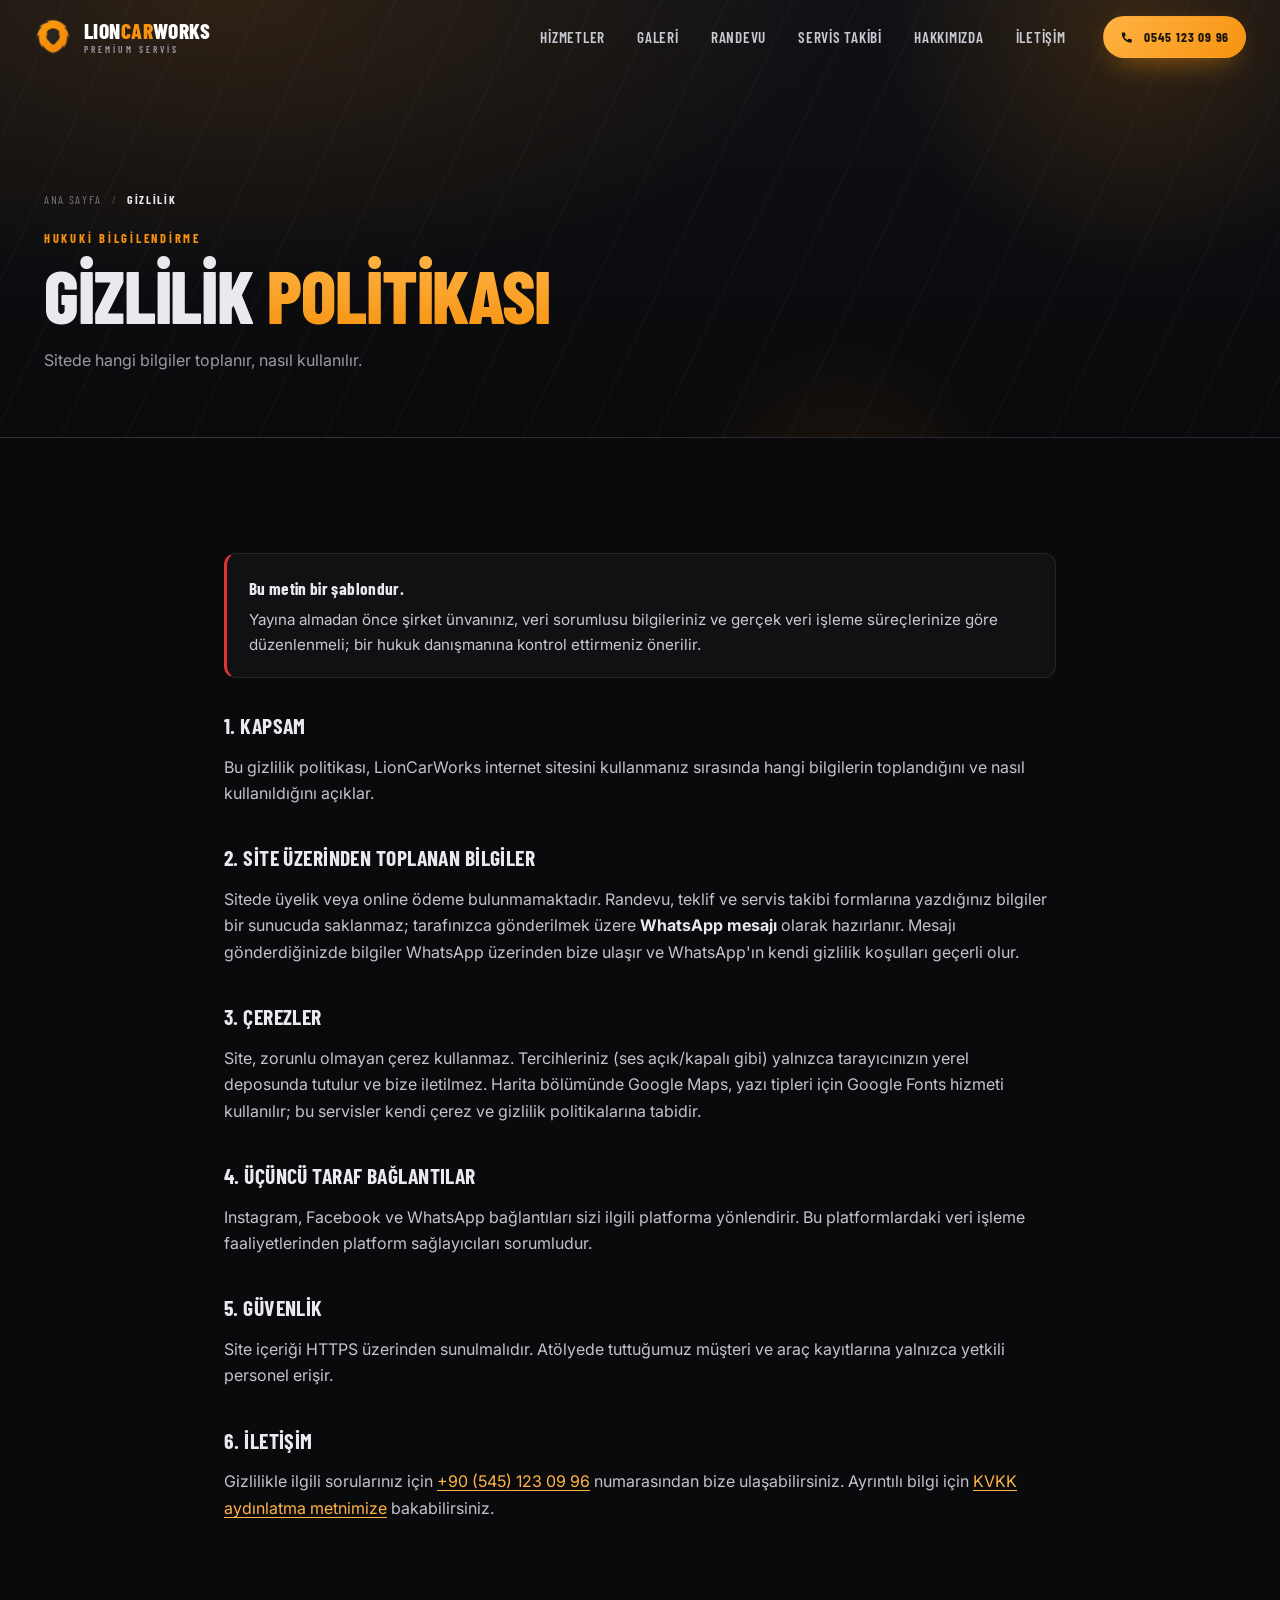
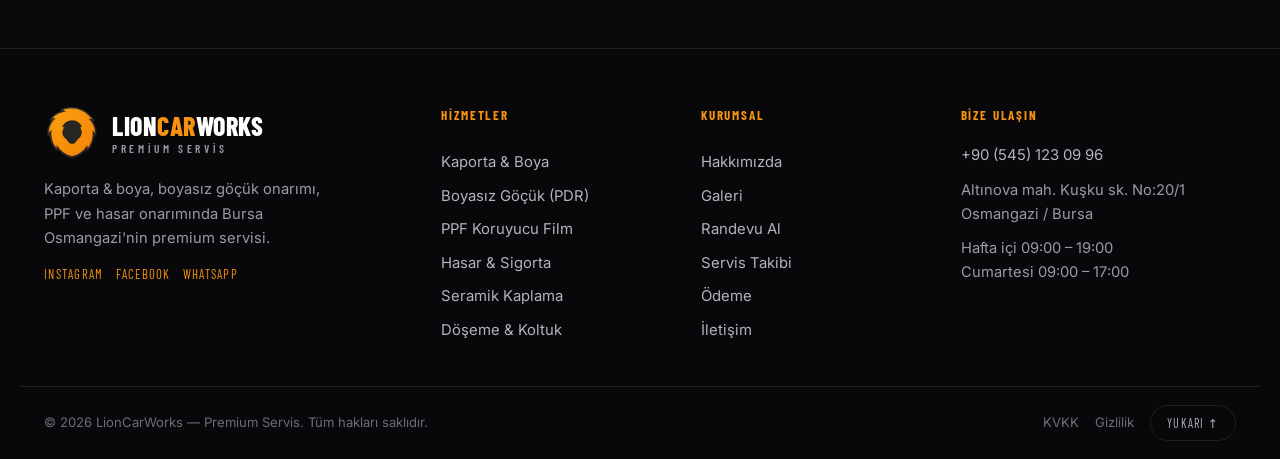
<file: gizlilik.html>
<!DOCTYPE html>
<html lang="tr">
<head>
<meta charset="UTF-8">
<meta name="viewport" content="width=device-width, initial-scale=1">
<title>Gizlilik Politikası | LionCarWorks</title>
<meta name="description" content="Sitede toplanan bilgiler, çerez kullanımı ve üçüncü taraf hizmetler hakkında bilgilendirme.">
<meta name="theme-color" content="#0a0a0c">
<meta property="og:title" content="Gizlilik Politikası | LionCarWorks">
<meta property="og:description" content="Sitede toplanan bilgiler, çerez kullanımı ve üçüncü taraf hizmetler hakkında bilgilendirme.">
<meta property="og:type" content="website">
<link rel="icon" href="assets/img/favicon.png" type="image/png" sizes="96x96">
<link rel="icon" href="assets/img/favicon-32.png" type="image/png" sizes="32x32">
<link rel="apple-touch-icon" href="assets/img/apple-touch-icon.png">
<link rel="preconnect" href="https://fonts.googleapis.com">
<link rel="preconnect" href="https://fonts.gstatic.com" crossorigin>
<link href="https://fonts.googleapis.com/css2?family=Barlow+Condensed:wght@500;600;700;800&family=Inter:wght@400;500;600&display=swap" rel="stylesheet">
<link rel="stylesheet" href="assets/css/style.css">
</head>
<body>

<header class="nav" id="nav">
  <a href="index.html" class="nav__brand brand" aria-label="LionCarWorks ana sayfa">
    <img class="brand__mark" src="assets/img/logo-mark.png" alt="" width="160" height="160">
    <span class="brand__txt">LION<b>CAR</b>WORKS<small>Premium Servis</small></span>
  </a>
  <nav class="nav__links" id="navLinks" aria-label="Ana menü">
    <a href="hizmetler.html">Hizmetler</a>
    <a href="galeri.html">Galeri</a>
    <a href="randevu.html">Randevu</a>
    <a href="takip.html">Servis Takibi</a>
    <a href="hakkimizda.html">Hakkımızda</a>
    <a href="iletisim.html">İletişim</a>
  </nav>
  <div class="nav__actions">
    <a class="btn btn--sm btn--gold" href="tel:+905451230996">
      <svg viewBox="0 0 24 24" width="15" height="15" aria-hidden="true"><path fill="currentColor" d="M6.6 10.8c1.1 2.2 2.9 4 5.1 5.1l1.7-1.7c.3-.3.7-.4 1-.2 1.1.4 2.3.6 3.5.6.6 0 1 .4 1 1V19c0 .6-.4 1-1 1-8.3 0-15-6.7-15-15 0-.6.4-1 1-1h3.4c.6 0 1 .4 1 1 0 1.2.2 2.4.6 3.5.1.3 0 .7-.2 1l-2.1 1.3z"/></svg>
      0545 123 09 96
    </a>
    <button class="nav__burger" id="navBurger" type="button" aria-label="Menü" aria-expanded="false"><i></i><i></i><i></i></button>
  </div>
  <div class="nav__progress" id="navProgress" aria-hidden="true"></div>
</header>

<section class="pagehead">
  <div class="pagehead__bg" aria-hidden="true"><span></span><span></span></div>
  <div class="wrap">
    <nav class="crumb" aria-label="Site haritası"><a href="index.html">Ana Sayfa</a> <span>/</span> <b>Gizlilik</b></nav>
    <p class="pagehead__kicker reveal">Hukuki bilgilendirme</p>
    <h1 class="pagehead__title reveal" data-delay="80">Gizlilik <em>Politikası</em></h1>
    <p class="pagehead__lead reveal" data-delay="160">Sitede hangi bilgiler toplanır, nasıl kullanılır.</p>
  </div>
</section>

<section class="section">
  <div class="wrap wrap--narrow">
    <div class="callout callout--warn reveal">
      <b>Bu metin bir şablondur.</b>
      Yayına almadan önce şirket ünvanınız, veri sorumlusu bilgileriniz ve gerçek veri işleme
      süreçlerinize göre düzenlenmeli; bir hukuk danışmanına kontrol ettirmeniz önerilir.
    </div>

    <article class="prose reveal">
      <h2>1. Kapsam</h2>
      <p>Bu gizlilik politikası, LionCarWorks internet sitesini kullanmanız sırasında hangi
        bilgilerin toplandığını ve nasıl kullanıldığını açıklar.</p>

      <h2>2. Site üzerinden toplanan bilgiler</h2>
      <p>Sitede üyelik veya online ödeme bulunmamaktadır. Randevu, teklif ve servis takibi
        formlarına yazdığınız bilgiler bir sunucuda saklanmaz; tarafınızca gönderilmek üzere
        <b>WhatsApp mesajı</b> olarak hazırlanır. Mesajı gönderdiğinizde bilgiler WhatsApp
        üzerinden bize ulaşır ve WhatsApp'ın kendi gizlilik koşulları geçerli olur.</p>

      <h2>3. Çerezler</h2>
      <p>Site, zorunlu olmayan çerez kullanmaz. Tercihleriniz (ses açık/kapalı gibi) yalnızca
        tarayıcınızın yerel deposunda tutulur ve bize iletilmez. Harita bölümünde Google Maps,
        yazı tipleri için Google Fonts hizmeti kullanılır; bu servisler kendi çerez ve
        gizlilik politikalarına tabidir.</p>

      <h2>4. Üçüncü taraf bağlantılar</h2>
      <p>Instagram, Facebook ve WhatsApp bağlantıları sizi ilgili platforma yönlendirir.
        Bu platformlardaki veri işleme faaliyetlerinden platform sağlayıcıları sorumludur.</p>

      <h2>5. Güvenlik</h2>
      <p>Site içeriği HTTPS üzerinden sunulmalıdır. Atölyede tuttuğumuz müşteri ve araç
        kayıtlarına yalnızca yetkili personel erişir.</p>

      <h2>6. İletişim</h2>
      <p>Gizlilikle ilgili sorularınız için <a href="tel:+905451230996">+90 (545) 123 09 96</a>
        numarasından bize ulaşabilirsiniz. Ayrıntılı bilgi için
        <a href="kvkk.html">KVKK aydınlatma metnimize</a> bakabilirsiniz.</p>
    </article>
  </div>
</section>

<footer class="footer">
  <div class="wrap footer__inner">
    <div class="footer__brand">
      <span class="brand brand--lg">
        <img class="brand__mark" src="assets/img/logo-mark.png" alt="LionCarWorks" width="160" height="160">
        <span class="brand__txt">LION<b>CAR</b>WORKS<small>Premium Servis</small></span>
      </span>
      <p>Kaporta &amp; boya, boyasız göçük onarımı, PPF ve hasar onarımında
        Bursa Osmangazi'nin premium servisi.</p>
      <div class="footer__social">
        <a href="https://www.instagram.com/lioncarworks/" target="_blank" rel="noopener">Instagram</a>
        <a href="https://www.facebook.com/lioncarworks?locale=tr_TR" target="_blank" rel="noopener">Facebook</a>
        <a href="https://wa.me/905451230996" target="_blank" rel="noopener">WhatsApp</a>
      </div>
    </div>
    <nav class="footer__nav" aria-label="Hizmetler">
      <h4>Hizmetler</h4>
      <a href="hizmetler.html#kaporta-boya">Kaporta &amp; Boya</a>
      <a href="hizmetler.html#pdr">Boyasız Göçük (PDR)</a>
      <a href="hizmetler.html#ppf">PPF Koruyucu Film</a>
      <a href="hizmetler.html#hasar-sigorta">Hasar &amp; Sigorta</a>
      <a href="hizmetler.html#seramik">Seramik Kaplama</a>
      <a href="hizmetler.html#doseme">Döşeme &amp; Koltuk</a>
    </nav>
    <nav class="footer__nav" aria-label="Kurumsal">
      <h4>Kurumsal</h4>
      <a href="hakkimizda.html">Hakkımızda</a>
      <a href="galeri.html">Galeri</a>
      <a href="randevu.html">Randevu Al</a>
      <a href="takip.html">Servis Takibi</a>
      <a href="odeme.html">Ödeme</a>
      <a href="iletisim.html">İletişim</a>
    </nav>
    <div class="footer__contact">
      <h4>Bize ulaşın</h4>
      <a href="tel:+905451230996">+90 (545) 123 09 96</a>
      <p>Altınova mah. Kuşku sk. No:20/1<br>Osmangazi / Bursa</p>
      <p class="footer__hours">Hafta içi 09:00 – 19:00<br>Cumartesi 09:00 – 17:00</p>
    </div>
  </div>
  <div class="footer__bar">
    <span>&copy; <span id="year">2026</span> LionCarWorks — Premium Servis. Tüm hakları saklıdır.</span>
    <span class="footer__legal">
      <a href="kvkk.html">KVKK</a>
      <a href="gizlilik.html">Gizlilik</a>
      <button class="footer__top" id="toTop" type="button">Yukarı &uarr;</button>
    </span>
  </div>
</footer>

<div class="callbar">
  <a href="tel:+905451230996">Ara</a>
  <a href="https://wa.me/905451230996" target="_blank" rel="noopener" class="callbar__wa">WhatsApp</a>
  <a href="https://www.google.com/maps/search/?api=1&amp;query=Alt%C4%B1nova%20mah.%20Ku%C5%9Fku%20sk.%20No%3A20%2F1%20Osmangazi%20Bursa" target="_blank" rel="noopener">Yol Tarifi</a>
</div>

<div class="cursor" id="cursor" aria-hidden="true"></div>

<script src="assets/js/engine-sound.js"></script>
<script src="assets/js/main.js"></script>
</body>
</html>
</file>
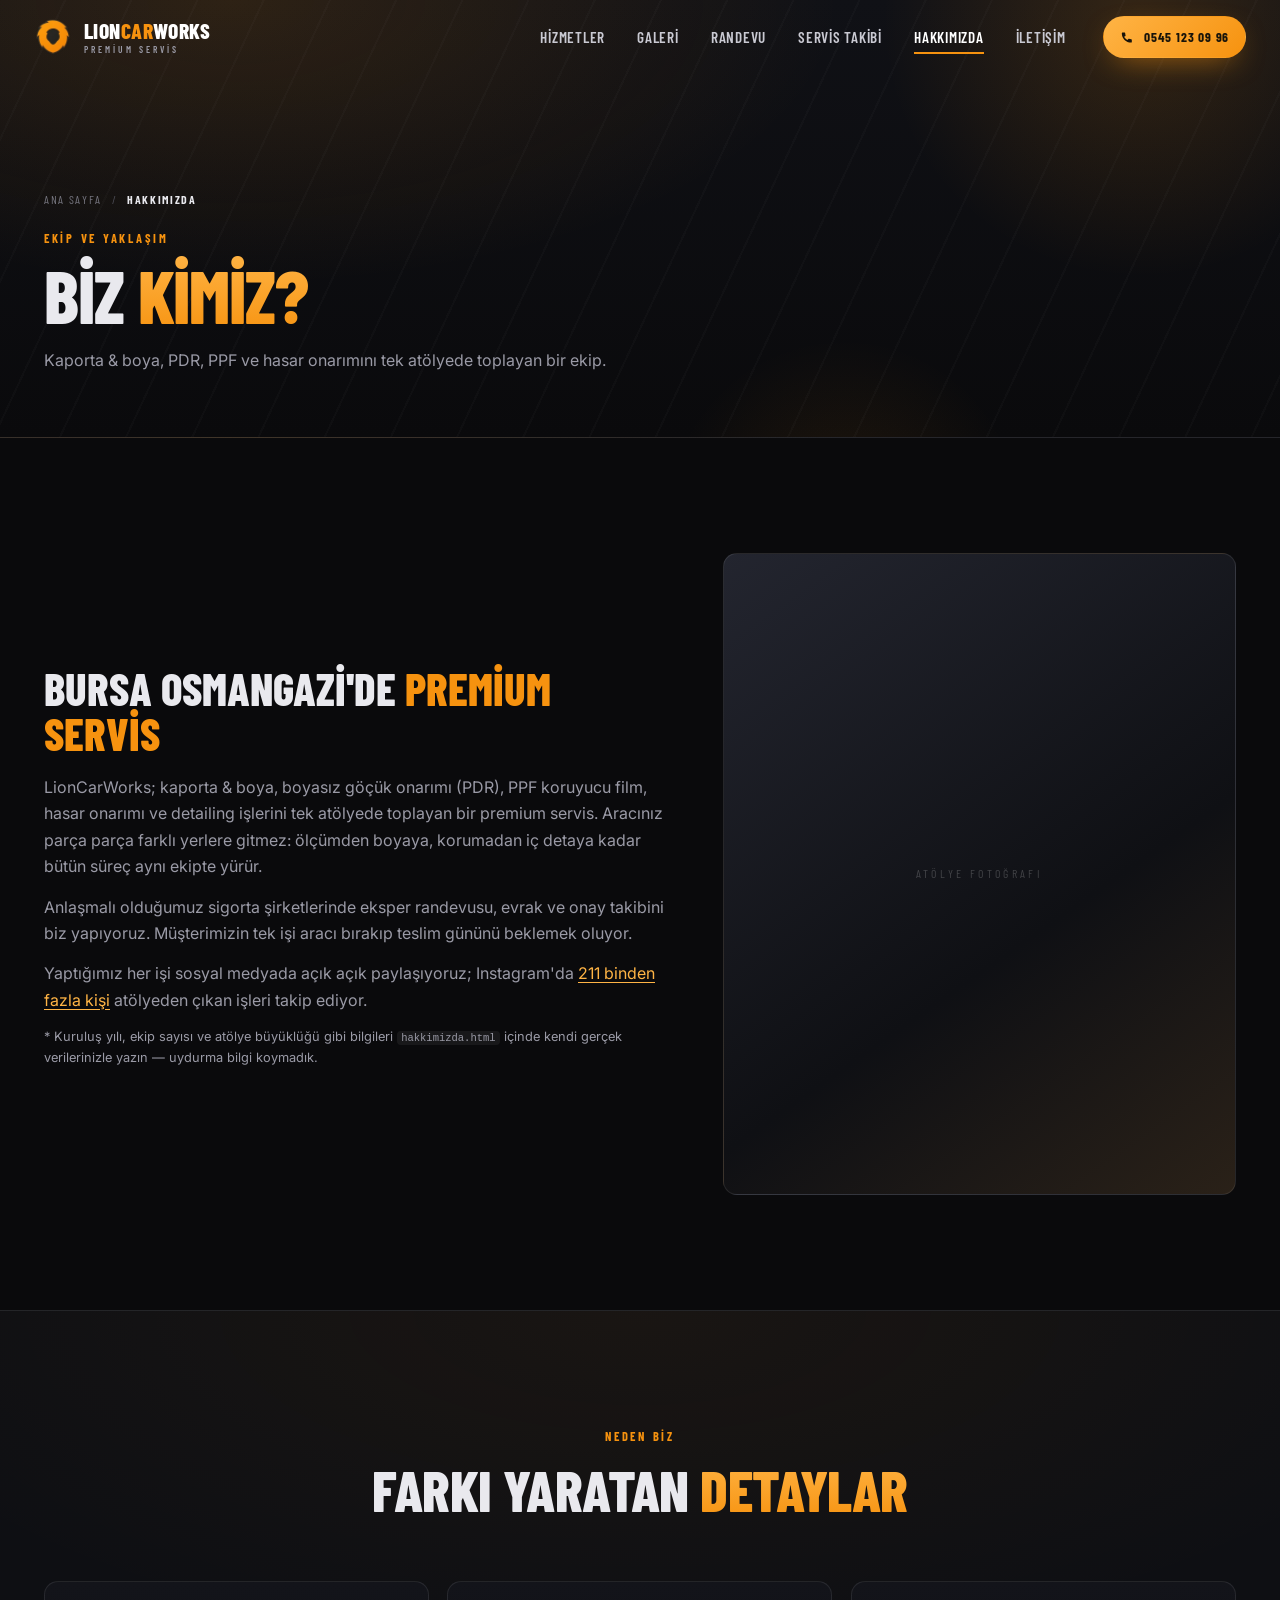
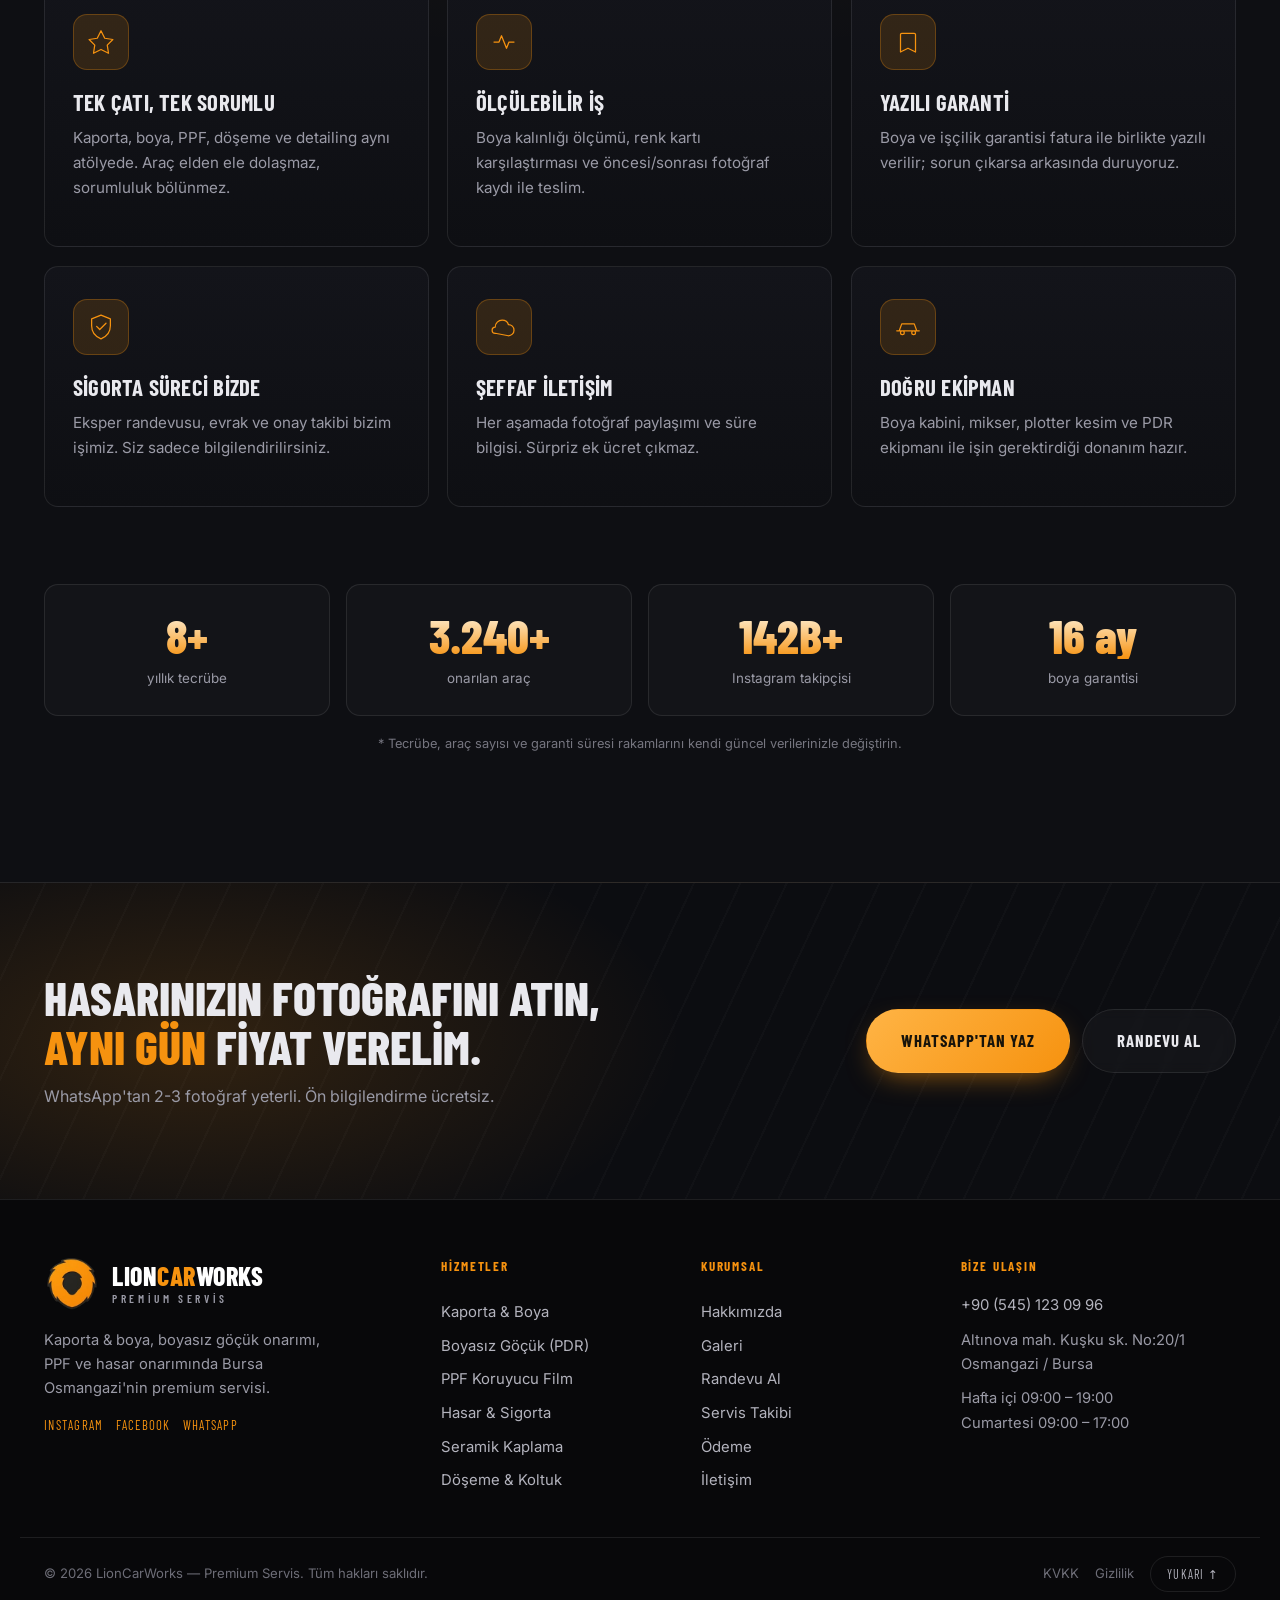
<file: hakkimizda.html>
<!DOCTYPE html>
<html lang="tr">
<head>
<meta charset="UTF-8">
<meta name="viewport" content="width=device-width, initial-scale=1">
<title>Hakkımızda | LionCarWorks — Premium Servis</title>
<meta name="description" content="Kaporta & boya, PDR, PPF ve hasar onarımını tek atölyede toplayan ekip. Bursa Osmangazi'de premium servis anlayışı.">
<meta name="theme-color" content="#0a0a0c">
<meta property="og:title" content="Hakkımızda | LionCarWorks — Premium Servis">
<meta property="og:description" content="Kaporta & boya, PDR, PPF ve hasar onarımını tek atölyede toplayan ekip. Bursa Osmangazi'de premium servis anlayışı.">
<meta property="og:type" content="website">
<link rel="icon" href="assets/img/favicon.png" type="image/png" sizes="96x96">
<link rel="icon" href="assets/img/favicon-32.png" type="image/png" sizes="32x32">
<link rel="apple-touch-icon" href="assets/img/apple-touch-icon.png">
<link rel="preconnect" href="https://fonts.googleapis.com">
<link rel="preconnect" href="https://fonts.gstatic.com" crossorigin>
<link href="https://fonts.googleapis.com/css2?family=Barlow+Condensed:wght@500;600;700;800&family=Inter:wght@400;500;600&display=swap" rel="stylesheet">
<link rel="stylesheet" href="assets/css/style.css">
</head>
<body>

<header class="nav" id="nav">
  <a href="index.html" class="nav__brand brand" aria-label="LionCarWorks ana sayfa">
    <img class="brand__mark" src="assets/img/logo-mark.png" alt="" width="160" height="160">
    <span class="brand__txt">LION<b>CAR</b>WORKS<small>Premium Servis</small></span>
  </a>
  <nav class="nav__links" id="navLinks" aria-label="Ana menü">
    <a href="hizmetler.html">Hizmetler</a>
    <a href="galeri.html">Galeri</a>
    <a href="randevu.html">Randevu</a>
    <a href="takip.html">Servis Takibi</a>
    <a href="hakkimizda.html" class="is-active">Hakkımızda</a>
    <a href="iletisim.html">İletişim</a>
  </nav>
  <div class="nav__actions">
    <a class="btn btn--sm btn--gold" href="tel:+905451230996">
      <svg viewBox="0 0 24 24" width="15" height="15" aria-hidden="true"><path fill="currentColor" d="M6.6 10.8c1.1 2.2 2.9 4 5.1 5.1l1.7-1.7c.3-.3.7-.4 1-.2 1.1.4 2.3.6 3.5.6.6 0 1 .4 1 1V19c0 .6-.4 1-1 1-8.3 0-15-6.7-15-15 0-.6.4-1 1-1h3.4c.6 0 1 .4 1 1 0 1.2.2 2.4.6 3.5.1.3 0 .7-.2 1l-2.1 1.3z"/></svg>
      0545 123 09 96
    </a>
    <button class="nav__burger" id="navBurger" type="button" aria-label="Menü" aria-expanded="false"><i></i><i></i><i></i></button>
  </div>
  <div class="nav__progress" id="navProgress" aria-hidden="true"></div>
</header>

<section class="pagehead">
  <div class="pagehead__bg" aria-hidden="true"><span></span><span></span></div>
  <div class="wrap">
    <nav class="crumb" aria-label="Site haritası"><a href="index.html">Ana Sayfa</a> <span>/</span> <b>Hakkımızda</b></nav>
    <p class="pagehead__kicker reveal">Ekip ve yaklaşım</p>
    <h1 class="pagehead__title reveal" data-delay="80">Biz <em>kimiz?</em></h1>
    <p class="pagehead__lead reveal" data-delay="160">Kaporta &amp; boya, PDR, PPF ve hasar onarımını tek atölyede toplayan bir ekip.</p>
  </div>
</section>

<section class="section">
  <div class="wrap">
    <div class="about">
      <div class="about__text reveal">
        <h2>Bursa Osmangazi'de <em>premium servis</em></h2>
        <p>LionCarWorks; kaporta &amp; boya, boyasız göçük onarımı (PDR), PPF koruyucu film,
          hasar onarımı ve detailing işlerini tek atölyede toplayan bir premium servis.
          Aracınız parça parça farklı yerlere gitmez: ölçümden boyaya, korumadan iç detaya
          kadar bütün süreç aynı ekipte yürür.</p>
        <p>Anlaşmalı olduğumuz sigorta şirketlerinde eksper randevusu, evrak ve onay takibini
          biz yapıyoruz. Müşterimizin tek işi aracı bırakıp teslim gününü beklemek oluyor.</p>
        <p>Yaptığımız her işi sosyal medyada açık açık paylaşıyoruz; Instagram'da
          <a href="https://www.instagram.com/lioncarworks/" target="_blank" rel="noopener">211 binden fazla kişi</a>
          atölyeden çıkan işleri takip ediyor.</p>
        <p class="note">* Kuruluş yılı, ekip sayısı ve atölye büyüklüğü gibi bilgileri
          <code>hakkimizda.html</code> içinde kendi gerçek verilerinizle yazın — uydurma bilgi koymadık.</p>
      </div>
      <div class="about__media reveal" data-delay="120" aria-hidden="true">
        <div class="about__ph"><span>ATÖLYE FOTOĞRAFI</span></div>
      </div>
    </div>
  </div>
</section>

<section class="section section--alt">
  <div class="wrap">
    <header class="sechead">
      <p class="sechead__kicker reveal">Neden biz</p>
      <h2 class="sechead__title reveal" data-delay="80">Farkı yaratan <em>detaylar</em></h2>
    </header>
    <div class="cards cards--3">
      <article class="card reveal" data-tilt>
        <div class="card__icon"><svg viewBox="0 0 48 48" aria-hidden="true"><path d="M24 6l6 12 13 2-9 9 2 13-12-6-12 6 2-13-9-9 13-2z"/></svg></div>
        <h3>Tek çatı, tek sorumlu</h3>
        <p>Kaporta, boya, PPF, döşeme ve detailing aynı atölyede. Araç elden ele dolaşmaz, sorumluluk bölünmez.</p>
      </article>
      <article class="card reveal" data-delay="90" data-tilt>
        <div class="card__icon"><svg viewBox="0 0 48 48" aria-hidden="true"><path d="M8 24h8l4-10 8 20 4-10h8"/></svg></div>
        <h3>Ölçülebilir iş</h3>
        <p>Boya kalınlığı ölçümü, renk kartı karşılaştırması ve öncesi/sonrası fotoğraf kaydı ile teslim.</p>
      </article>
      <article class="card reveal" data-delay="180" data-tilt>
        <div class="card__icon"><svg viewBox="0 0 48 48" aria-hidden="true"><path d="M12 40V12a2 2 0 0 1 2-2h20a2 2 0 0 1 2 2v28l-12-6z"/></svg></div>
        <h3>Yazılı garanti</h3>
        <p>Boya ve işçilik garantisi fatura ile birlikte yazılı verilir; sorun çıkarsa arkasında duruyoruz.</p>
      </article>
      <article class="card reveal" data-delay="270" data-tilt>
        <div class="card__icon"><svg viewBox="0 0 48 48" aria-hidden="true"><path d="M24 5l15 6v11c0 10-6.5 17.5-15 21C15.5 39.5 9 32 9 22V11l15-6zM17 23l5 5 10-10"/></svg></div>
        <h3>Sigorta süreci bizde</h3>
        <p>Eksper randevusu, evrak ve onay takibi bizim işimiz. Siz sadece bilgilendirilirsiniz.</p>
      </article>
      <article class="card reveal" data-delay="360" data-tilt>
        <div class="card__icon"><svg viewBox="0 0 48 48" aria-hidden="true"><path d="M10 34c-3 0-5-2-5-5s2-5 5-5c0-6 5-11 11-11 5 0 9 3 10 7 5 0 9 4 9 9s-4 9-9 9z"/></svg></div>
        <h3>Şeffaf iletişim</h3>
        <p>Her aşamada fotoğraf paylaşımı ve süre bilgisi. Sürpriz ek ücret çıkmaz.</p>
      </article>
      <article class="card reveal" data-delay="450" data-tilt>
        <div class="card__icon"><svg viewBox="0 0 48 48" aria-hidden="true"><path d="M6 30h36M10 30l4-11h20l4 11M15 36a3 3 0 1 0 0-6 3 3 0 0 0 0 6zm18 0a3 3 0 1 0 0-6 3 3 0 0 0 0 6z"/></svg></div>
        <h3>Doğru ekipman</h3>
        <p>Boya kabini, mikser, plotter kesim ve PDR ekipmanı ile işin gerektirdiği donanım hazır.</p>
      </article>
    </div>

    <div class="counters" id="counters">
      <div class="counter reveal"><b data-count="12" data-suffix="+">0</b><span>yıllık tecrübe</span></div>
      <div class="counter reveal" data-delay="80"><b data-count="4800" data-suffix="+">0</b><span>onarılan araç</span></div>
      <div class="counter reveal" data-delay="160"><b data-count="211" data-suffix="B+">0</b><span>Instagram takipçisi</span></div>
      <div class="counter reveal" data-delay="240"><b data-count="24" data-suffix=" ay">0</b><span>boya garantisi</span></div>
    </div>
    <p class="note note--center reveal">* Tecrübe, araç sayısı ve garanti süresi rakamlarını kendi güncel verilerinizle değiştirin.</p>
  </div>
</section>

<section class="cta-band">
  <div class="cta-band__bg" aria-hidden="true"></div>
  <div class="wrap cta-band__inner">
    <div>
      <h2 class="reveal">Hasarınızın fotoğrafını atın,<br><em>aynı gün</em> fiyat verelim.</h2>
      <p class="reveal" data-delay="100">WhatsApp'tan 2-3 fotoğraf yeterli. Ön bilgilendirme ücretsiz.</p>
    </div>
    <div class="cta-band__btns reveal" data-delay="200">
      <a class="btn btn--gold btn--lg magnetic" href="https://wa.me/905451230996?text=Merhaba%2C%20hasar%20foto%C4%9Fraflar%C4%B1n%C4%B1%20g%C3%B6nderiyorum." target="_blank" rel="noopener">WhatsApp'tan Yaz</a>
      <a class="btn btn--ghost btn--lg magnetic" href="randevu.html">Randevu Al</a>
    </div>
  </div>
</section>

<footer class="footer">
  <div class="wrap footer__inner">
    <div class="footer__brand">
      <span class="brand brand--lg">
        <img class="brand__mark" src="assets/img/logo-mark.png" alt="LionCarWorks" width="160" height="160">
        <span class="brand__txt">LION<b>CAR</b>WORKS<small>Premium Servis</small></span>
      </span>
      <p>Kaporta &amp; boya, boyasız göçük onarımı, PPF ve hasar onarımında
        Bursa Osmangazi'nin premium servisi.</p>
      <div class="footer__social">
        <a href="https://www.instagram.com/lioncarworks/" target="_blank" rel="noopener">Instagram</a>
        <a href="https://www.facebook.com/lioncarworks?locale=tr_TR" target="_blank" rel="noopener">Facebook</a>
        <a href="https://wa.me/905451230996" target="_blank" rel="noopener">WhatsApp</a>
      </div>
    </div>
    <nav class="footer__nav" aria-label="Hizmetler">
      <h4>Hizmetler</h4>
      <a href="hizmetler.html#kaporta-boya">Kaporta &amp; Boya</a>
      <a href="hizmetler.html#pdr">Boyasız Göçük (PDR)</a>
      <a href="hizmetler.html#ppf">PPF Koruyucu Film</a>
      <a href="hizmetler.html#hasar-sigorta">Hasar &amp; Sigorta</a>
      <a href="hizmetler.html#seramik">Seramik Kaplama</a>
      <a href="hizmetler.html#doseme">Döşeme &amp; Koltuk</a>
    </nav>
    <nav class="footer__nav" aria-label="Kurumsal">
      <h4>Kurumsal</h4>
      <a href="hakkimizda.html">Hakkımızda</a>
      <a href="galeri.html">Galeri</a>
      <a href="randevu.html">Randevu Al</a>
      <a href="takip.html">Servis Takibi</a>
      <a href="odeme.html">Ödeme</a>
      <a href="iletisim.html">İletişim</a>
    </nav>
    <div class="footer__contact">
      <h4>Bize ulaşın</h4>
      <a href="tel:+905451230996">+90 (545) 123 09 96</a>
      <p>Altınova mah. Kuşku sk. No:20/1<br>Osmangazi / Bursa</p>
      <p class="footer__hours">Hafta içi 09:00 – 19:00<br>Cumartesi 09:00 – 17:00</p>
    </div>
  </div>
  <div class="footer__bar">
    <span>&copy; <span id="year">2026</span> LionCarWorks — Premium Servis. Tüm hakları saklıdır.</span>
    <span class="footer__legal">
      <a href="kvkk.html">KVKK</a>
      <a href="gizlilik.html">Gizlilik</a>
      <button class="footer__top" id="toTop" type="button">Yukarı &uarr;</button>
    </span>
  </div>
</footer>

<div class="callbar">
  <a href="tel:+905451230996">Ara</a>
  <a href="https://wa.me/905451230996" target="_blank" rel="noopener" class="callbar__wa">WhatsApp</a>
  <a href="https://www.google.com/maps/search/?api=1&amp;query=Alt%C4%B1nova%20mah.%20Ku%C5%9Fku%20sk.%20No%3A20%2F1%20Osmangazi%20Bursa" target="_blank" rel="noopener">Yol Tarifi</a>
</div>

<div class="cursor" id="cursor" aria-hidden="true"></div>

<script src="assets/js/engine-sound.js"></script>
<script src="assets/js/main.js"></script>
</body>
</html>
</file>
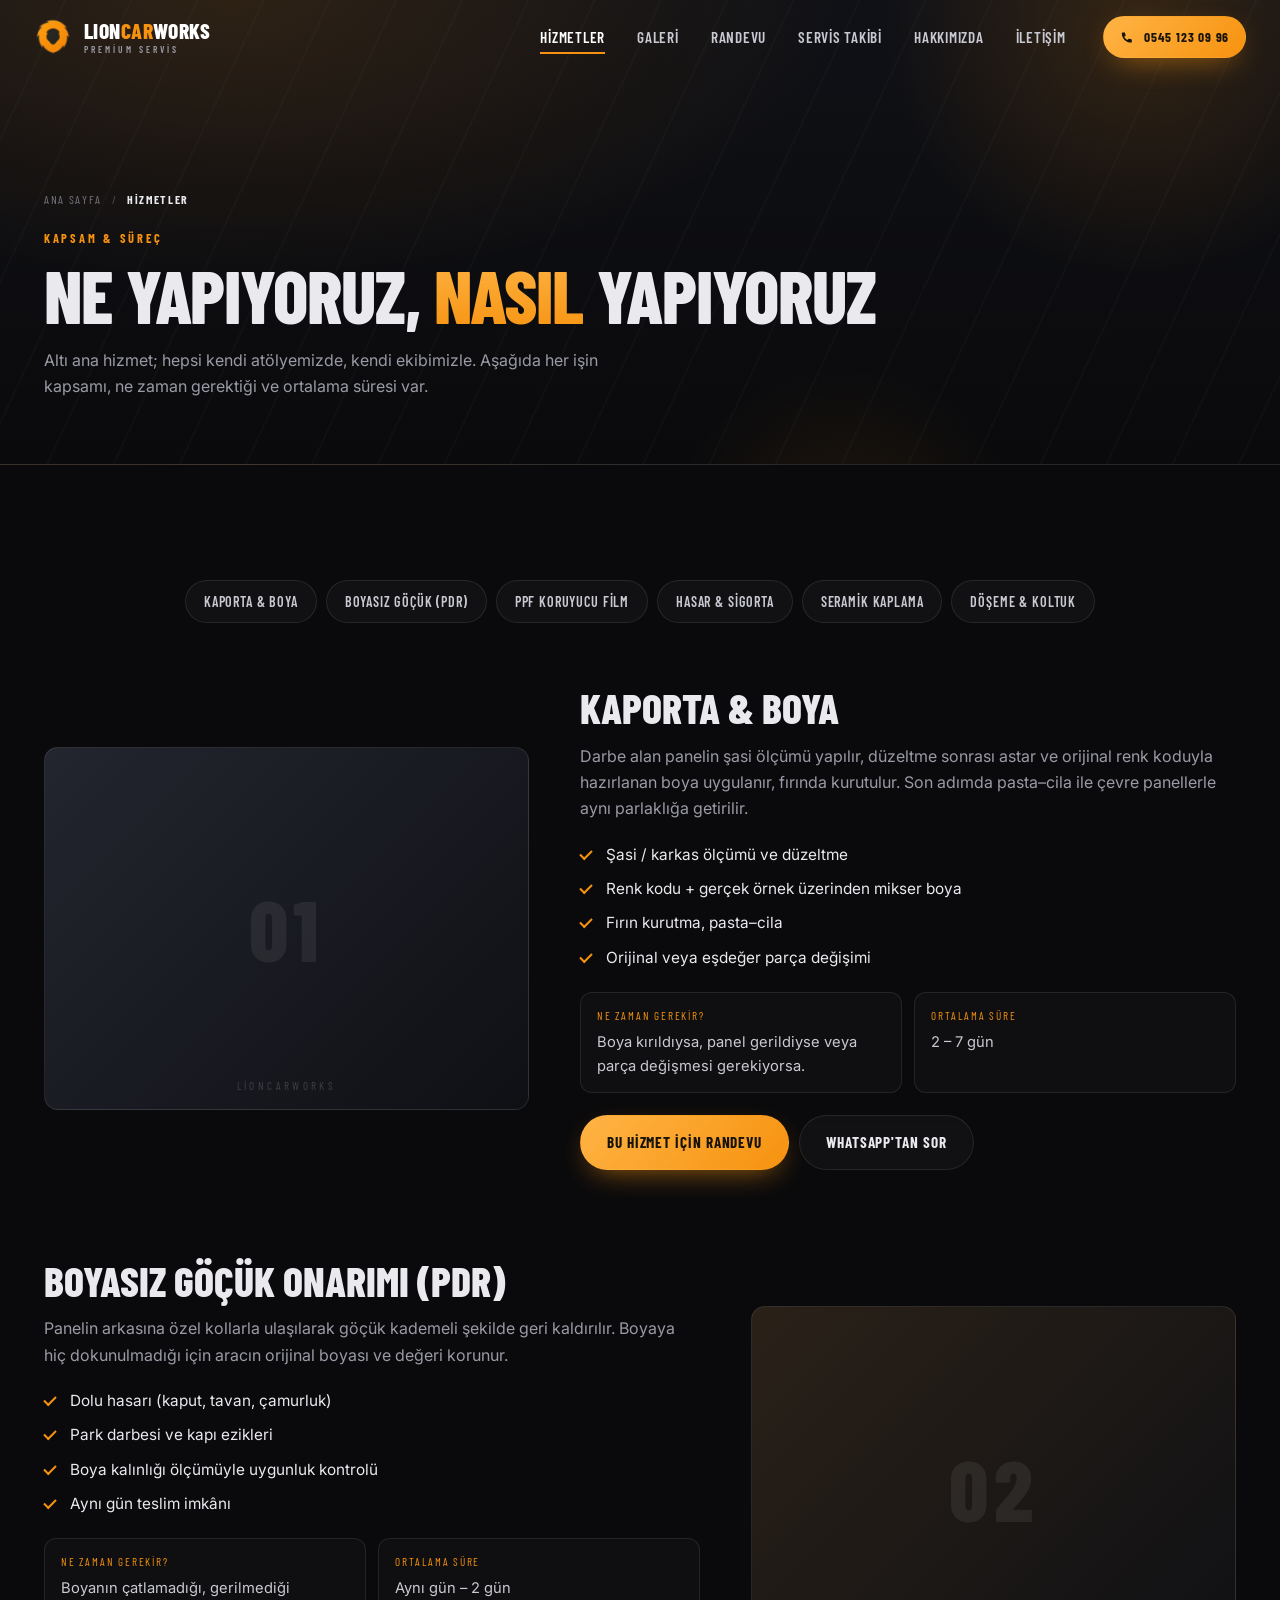
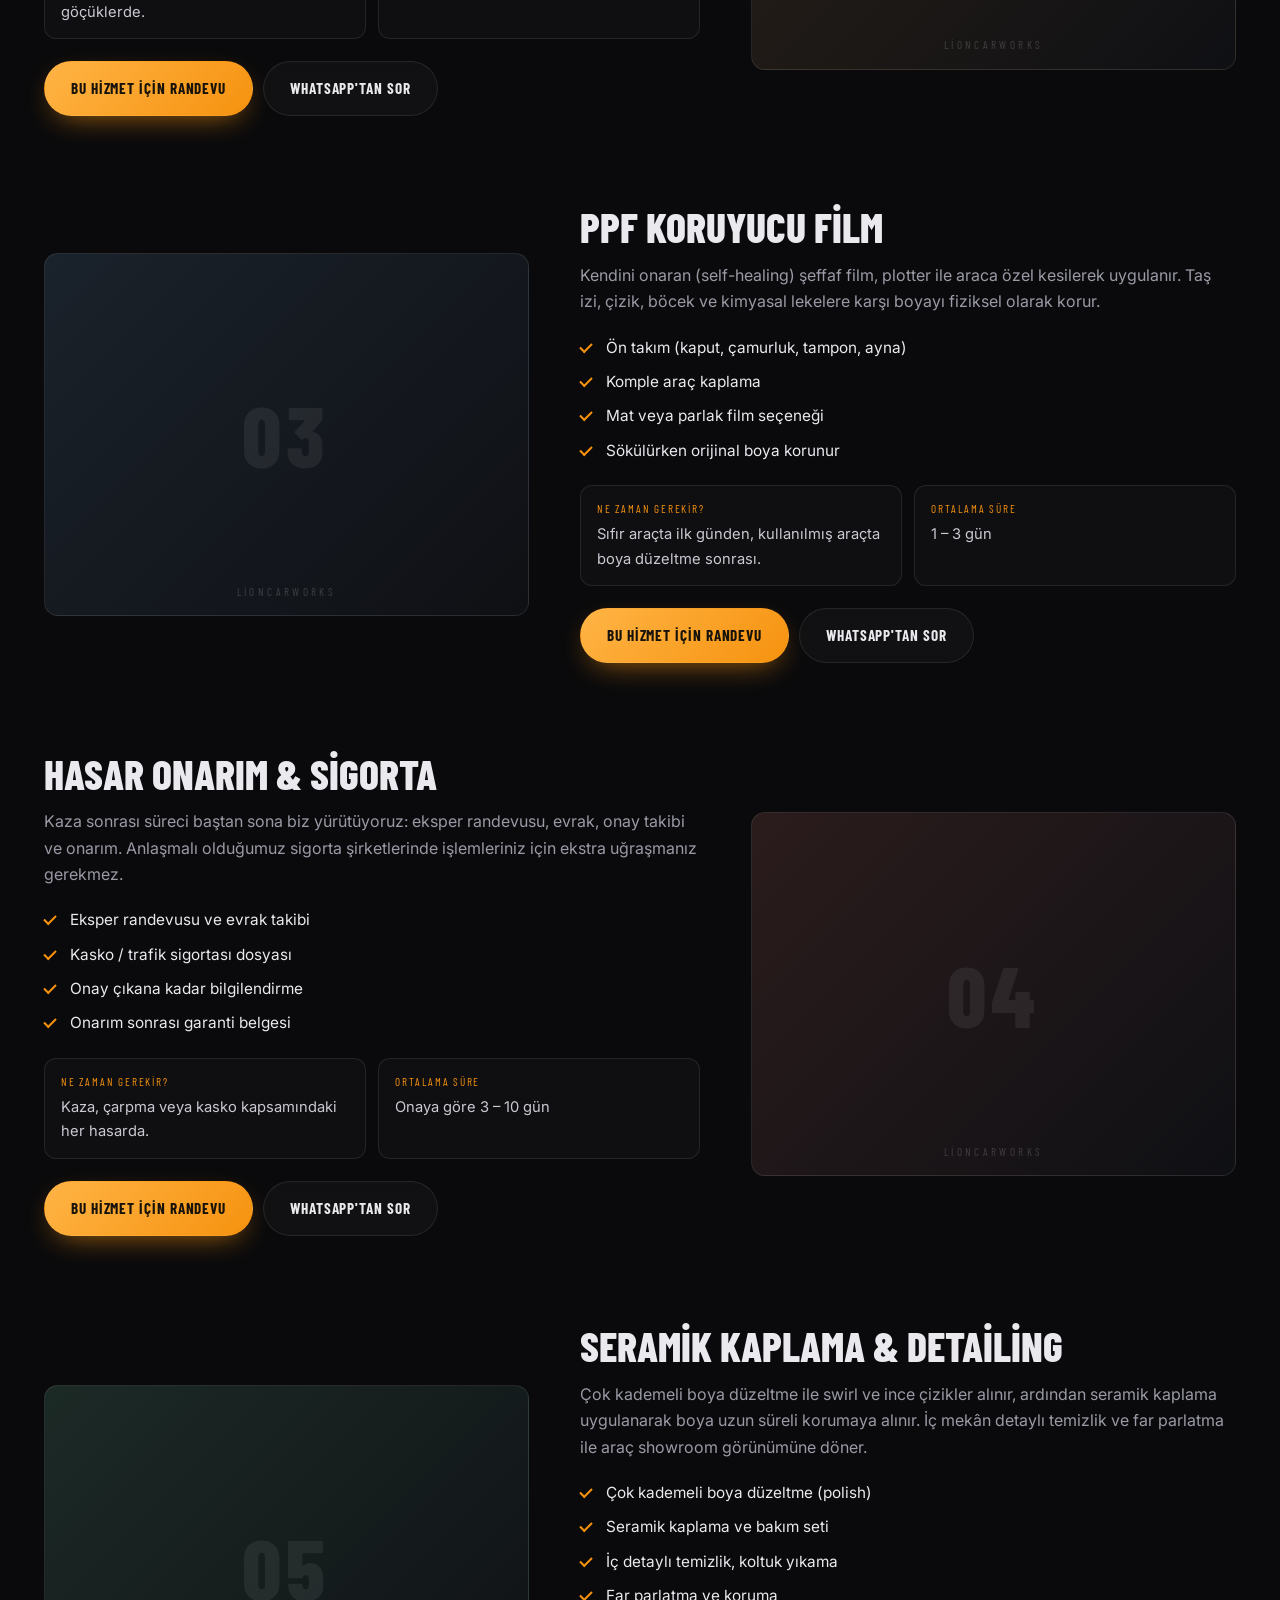
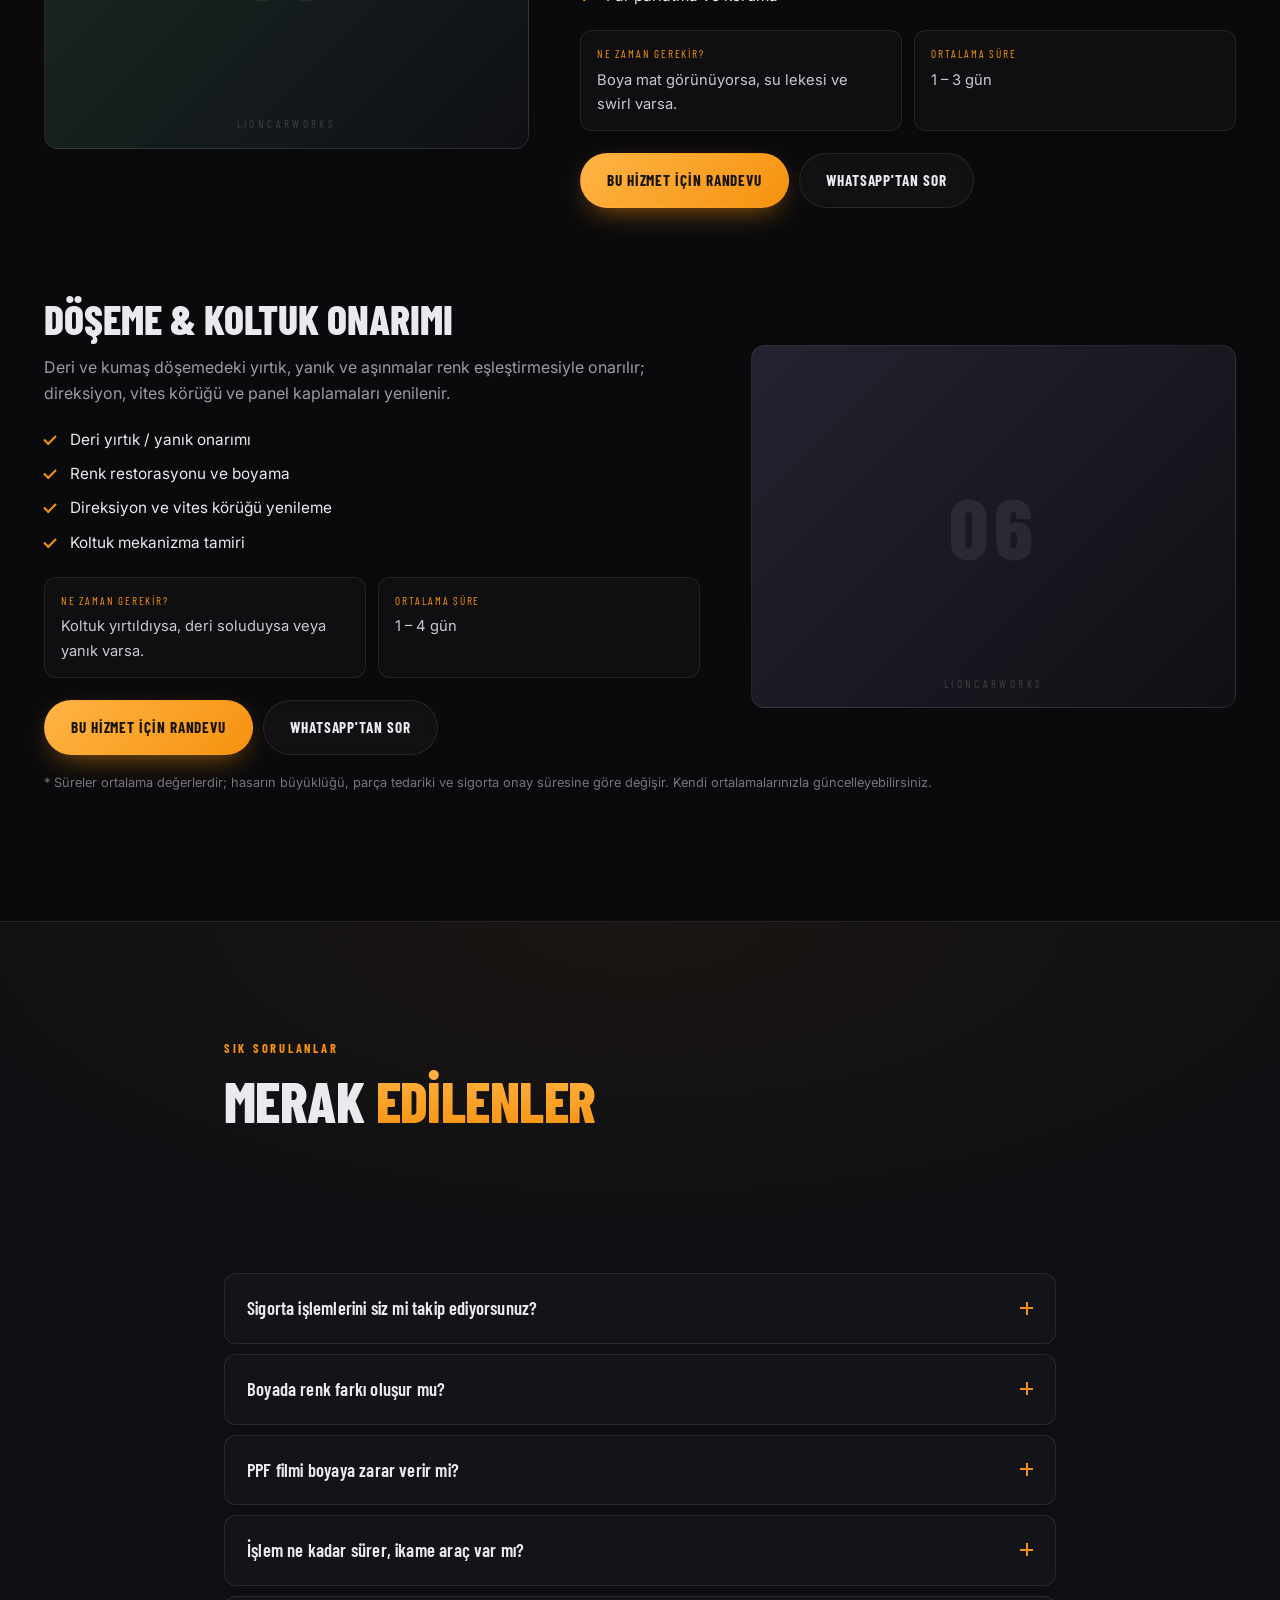
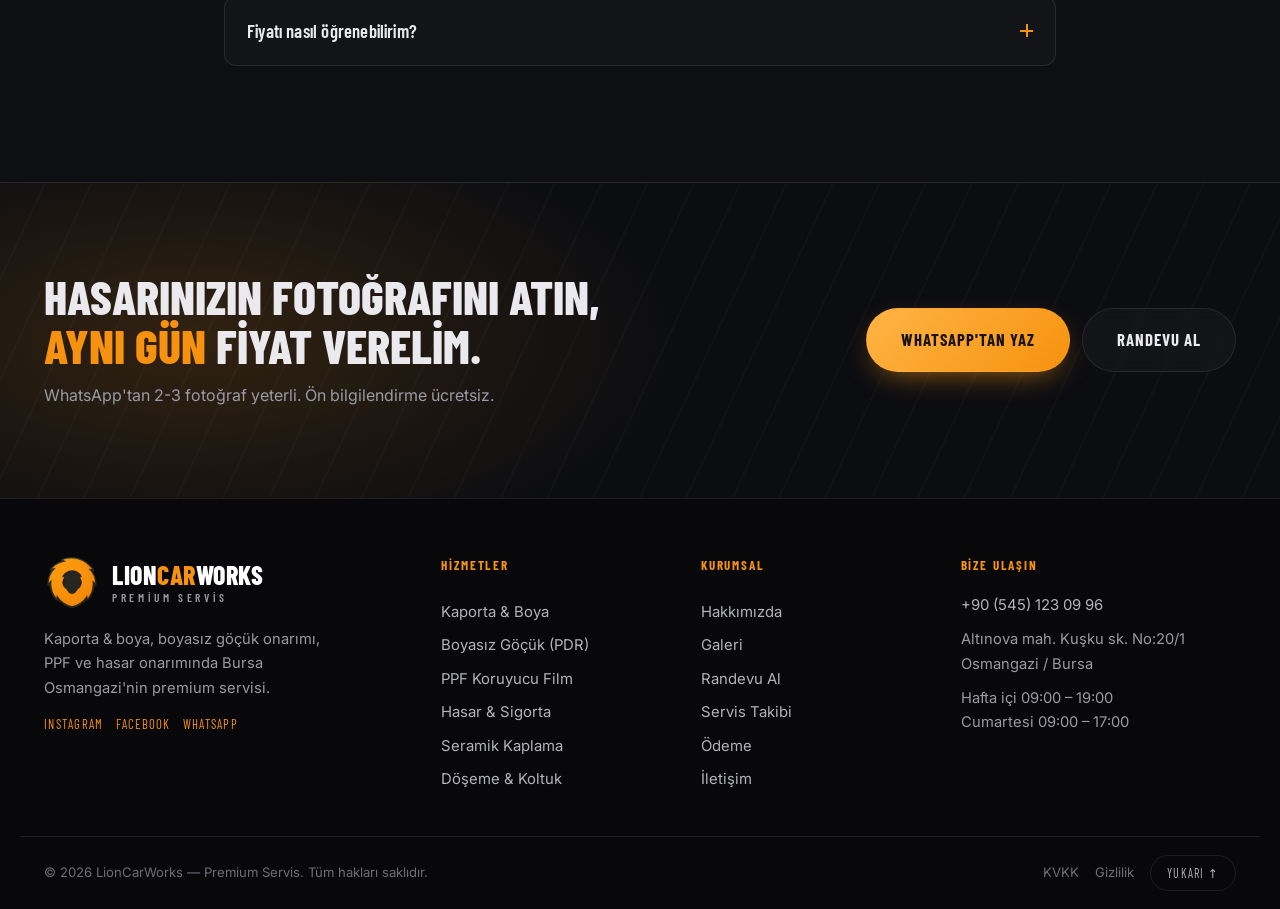
<file: hizmetler.html>
<!DOCTYPE html>
<html lang="tr">
<head>
<meta charset="UTF-8">
<meta name="viewport" content="width=device-width, initial-scale=1">
<title>Hizmetler | LionCarWorks — Kaporta, Boya, PDR, PPF</title>
<meta name="description" content="Kaporta & boya, boyasız göçük onarımı (PDR), PPF koruyucu film, hasar onarımı & sigorta, seramik kaplama ve döşeme onarımı. Kapsam, süre ve süreç detayları.">
<meta name="theme-color" content="#0a0a0c">
<meta property="og:title" content="Hizmetler | LionCarWorks — Kaporta, Boya, PDR, PPF">
<meta property="og:description" content="Kaporta & boya, boyasız göçük onarımı (PDR), PPF koruyucu film, hasar onarımı & sigorta, seramik kaplama ve döşeme onarımı. Kapsam, süre ve süreç detayları.">
<meta property="og:type" content="website">
<link rel="icon" href="assets/img/favicon.png" type="image/png" sizes="96x96">
<link rel="icon" href="assets/img/favicon-32.png" type="image/png" sizes="32x32">
<link rel="apple-touch-icon" href="assets/img/apple-touch-icon.png">
<link rel="preconnect" href="https://fonts.googleapis.com">
<link rel="preconnect" href="https://fonts.gstatic.com" crossorigin>
<link href="https://fonts.googleapis.com/css2?family=Barlow+Condensed:wght@500;600;700;800&family=Inter:wght@400;500;600&display=swap" rel="stylesheet">
<link rel="stylesheet" href="assets/css/style.css">
</head>
<body>

<header class="nav" id="nav">
  <a href="index.html" class="nav__brand brand" aria-label="LionCarWorks ana sayfa">
    <img class="brand__mark" src="assets/img/logo-mark.png" alt="" width="160" height="160">
    <span class="brand__txt">LION<b>CAR</b>WORKS<small>Premium Servis</small></span>
  </a>
  <nav class="nav__links" id="navLinks" aria-label="Ana menü">
    <a href="hizmetler.html" class="is-active">Hizmetler</a>
    <a href="galeri.html">Galeri</a>
    <a href="randevu.html">Randevu</a>
    <a href="takip.html">Servis Takibi</a>
    <a href="hakkimizda.html">Hakkımızda</a>
    <a href="iletisim.html">İletişim</a>
  </nav>
  <div class="nav__actions">
    <a class="btn btn--sm btn--gold" href="tel:+905451230996">
      <svg viewBox="0 0 24 24" width="15" height="15" aria-hidden="true"><path fill="currentColor" d="M6.6 10.8c1.1 2.2 2.9 4 5.1 5.1l1.7-1.7c.3-.3.7-.4 1-.2 1.1.4 2.3.6 3.5.6.6 0 1 .4 1 1V19c0 .6-.4 1-1 1-8.3 0-15-6.7-15-15 0-.6.4-1 1-1h3.4c.6 0 1 .4 1 1 0 1.2.2 2.4.6 3.5.1.3 0 .7-.2 1l-2.1 1.3z"/></svg>
      0545 123 09 96
    </a>
    <button class="nav__burger" id="navBurger" type="button" aria-label="Menü" aria-expanded="false"><i></i><i></i><i></i></button>
  </div>
  <div class="nav__progress" id="navProgress" aria-hidden="true"></div>
</header>

<section class="pagehead">
  <div class="pagehead__bg" aria-hidden="true"><span></span><span></span></div>
  <div class="wrap">
    <nav class="crumb" aria-label="Site haritası"><a href="index.html">Ana Sayfa</a> <span>/</span> <b>Hizmetler</b></nav>
    <p class="pagehead__kicker reveal">Kapsam &amp; süreç</p>
    <h1 class="pagehead__title reveal" data-delay="80">Ne yapıyoruz, <em>nasıl</em> yapıyoruz</h1>
    <p class="pagehead__lead reveal" data-delay="160">Altı ana hizmet; hepsi kendi atölyemizde, kendi ekibimizle. Aşağıda her işin kapsamı, ne zaman gerektiği ve ortalama süresi var.</p>
  </div>
</section>

<section class="section">
  <div class="wrap">
    <div class="pillrow reveal">
      <a href="#kaporta-boya">Kaporta &amp; Boya</a>
      <a href="#pdr">Boyasız Göçük (PDR)</a>
      <a href="#ppf">PPF Koruyucu Film</a>
      <a href="#hasar-sigorta">Hasar &amp; Sigorta</a>
      <a href="#seramik">Seramik Kaplama</a>
      <a href="#doseme">Döşeme &amp; Koltuk</a>
    </div>
  </div>
  <div class="wrap svcs">
  <article class="svc" id="kaporta-boya">
    <div class="svc__media reveal" aria-hidden="true">
      <div class="svc__ph svc__ph--1"><span>01</span></div>
    </div>
    <div class="svc__body reveal" data-delay="100">
      <h2>Kaporta &amp; Boya</h2>
      <p class="svc__intro">Darbe alan panelin şasi ölçümü yapılır, düzeltme sonrası astar ve orijinal renk koduyla hazırlanan boya uygulanır, fırında kurutulur. Son adımda pasta–cila ile çevre panellerle aynı parlaklığa getirilir.</p>
      <ul class="svc__list">
        <li>Şasi / karkas ölçümü ve düzeltme</li>
        <li>Renk kodu + gerçek örnek üzerinden mikser boya</li>
        <li>Fırın kurutma, pasta–cila</li>
        <li>Orijinal veya eşdeğer parça değişimi</li>
      </ul>
      <dl class="svc__meta">
        <div><dt>Ne zaman gerekir?</dt><dd>Boya kırıldıysa, panel gerildiyse veya parça değişmesi gerekiyorsa.</dd></div>
        <div><dt>Ortalama süre</dt><dd>2 – 7 gün</dd></div>
      </dl>
      <div class="svc__cta">
        <a class="btn btn--gold magnetic" href="randevu.html?hizmet=kaporta-boya">Bu hizmet için randevu</a>
        <a class="btn btn--ghost magnetic" href="https://wa.me/905451230996" target="_blank" rel="noopener">WhatsApp'tan sor</a>
      </div>
    </div>
  </article>

  <article class="svc svc--alt" id="pdr">
    <div class="svc__media reveal" aria-hidden="true">
      <div class="svc__ph svc__ph--2"><span>02</span></div>
    </div>
    <div class="svc__body reveal" data-delay="100">
      <h2>Boyasız Göçük Onarımı (PDR)</h2>
      <p class="svc__intro">Panelin arkasına özel kollarla ulaşılarak göçük kademeli şekilde geri kaldırılır. Boyaya hiç dokunulmadığı için aracın orijinal boyası ve değeri korunur.</p>
      <ul class="svc__list">
        <li>Dolu hasarı (kaput, tavan, çamurluk)</li>
        <li>Park darbesi ve kapı ezikleri</li>
        <li>Boya kalınlığı ölçümüyle uygunluk kontrolü</li>
        <li>Aynı gün teslim imkânı</li>
      </ul>
      <dl class="svc__meta">
        <div><dt>Ne zaman gerekir?</dt><dd>Boyanın çatlamadığı, gerilmediği göçüklerde.</dd></div>
        <div><dt>Ortalama süre</dt><dd>Aynı gün – 2 gün</dd></div>
      </dl>
      <div class="svc__cta">
        <a class="btn btn--gold magnetic" href="randevu.html?hizmet=pdr">Bu hizmet için randevu</a>
        <a class="btn btn--ghost magnetic" href="https://wa.me/905451230996" target="_blank" rel="noopener">WhatsApp'tan sor</a>
      </div>
    </div>
  </article>

  <article class="svc" id="ppf">
    <div class="svc__media reveal" aria-hidden="true">
      <div class="svc__ph svc__ph--3"><span>03</span></div>
    </div>
    <div class="svc__body reveal" data-delay="100">
      <h2>PPF Koruyucu Film</h2>
      <p class="svc__intro">Kendini onaran (self-healing) şeffaf film, plotter ile araca özel kesilerek uygulanır. Taş izi, çizik, böcek ve kimyasal lekelere karşı boyayı fiziksel olarak korur.</p>
      <ul class="svc__list">
        <li>Ön takım (kaput, çamurluk, tampon, ayna)</li>
        <li>Komple araç kaplama</li>
        <li>Mat veya parlak film seçeneği</li>
        <li>Sökülürken orijinal boya korunur</li>
      </ul>
      <dl class="svc__meta">
        <div><dt>Ne zaman gerekir?</dt><dd>Sıfır araçta ilk günden, kullanılmış araçta boya düzeltme sonrası.</dd></div>
        <div><dt>Ortalama süre</dt><dd>1 – 3 gün</dd></div>
      </dl>
      <div class="svc__cta">
        <a class="btn btn--gold magnetic" href="randevu.html?hizmet=ppf">Bu hizmet için randevu</a>
        <a class="btn btn--ghost magnetic" href="https://wa.me/905451230996" target="_blank" rel="noopener">WhatsApp'tan sor</a>
      </div>
    </div>
  </article>

  <article class="svc svc--alt" id="hasar-sigorta">
    <div class="svc__media reveal" aria-hidden="true">
      <div class="svc__ph svc__ph--4"><span>04</span></div>
    </div>
    <div class="svc__body reveal" data-delay="100">
      <h2>Hasar Onarım &amp; Sigorta</h2>
      <p class="svc__intro">Kaza sonrası süreci baştan sona biz yürütüyoruz: eksper randevusu, evrak, onay takibi ve onarım. Anlaşmalı olduğumuz sigorta şirketlerinde işlemleriniz için ekstra uğraşmanız gerekmez.</p>
      <ul class="svc__list">
        <li>Eksper randevusu ve evrak takibi</li>
        <li>Kasko / trafik sigortası dosyası</li>
        <li>Onay çıkana kadar bilgilendirme</li>
        <li>Onarım sonrası garanti belgesi</li>
      </ul>
      <dl class="svc__meta">
        <div><dt>Ne zaman gerekir?</dt><dd>Kaza, çarpma veya kasko kapsamındaki her hasarda.</dd></div>
        <div><dt>Ortalama süre</dt><dd>Onaya göre 3 – 10 gün</dd></div>
      </dl>
      <div class="svc__cta">
        <a class="btn btn--gold magnetic" href="randevu.html?hizmet=hasar-sigorta">Bu hizmet için randevu</a>
        <a class="btn btn--ghost magnetic" href="https://wa.me/905451230996" target="_blank" rel="noopener">WhatsApp'tan sor</a>
      </div>
    </div>
  </article>

  <article class="svc" id="seramik">
    <div class="svc__media reveal" aria-hidden="true">
      <div class="svc__ph svc__ph--5"><span>05</span></div>
    </div>
    <div class="svc__body reveal" data-delay="100">
      <h2>Seramik Kaplama &amp; Detailing</h2>
      <p class="svc__intro">Çok kademeli boya düzeltme ile swirl ve ince çizikler alınır, ardından seramik kaplama uygulanarak boya uzun süreli korumaya alınır. İç mekân detaylı temizlik ve far parlatma ile araç showroom görünümüne döner.</p>
      <ul class="svc__list">
        <li>Çok kademeli boya düzeltme (polish)</li>
        <li>Seramik kaplama ve bakım seti</li>
        <li>İç detaylı temizlik, koltuk yıkama</li>
        <li>Far parlatma ve koruma</li>
      </ul>
      <dl class="svc__meta">
        <div><dt>Ne zaman gerekir?</dt><dd>Boya mat görünüyorsa, su lekesi ve swirl varsa.</dd></div>
        <div><dt>Ortalama süre</dt><dd>1 – 3 gün</dd></div>
      </dl>
      <div class="svc__cta">
        <a class="btn btn--gold magnetic" href="randevu.html?hizmet=seramik">Bu hizmet için randevu</a>
        <a class="btn btn--ghost magnetic" href="https://wa.me/905451230996" target="_blank" rel="noopener">WhatsApp'tan sor</a>
      </div>
    </div>
  </article>

  <article class="svc svc--alt" id="doseme">
    <div class="svc__media reveal" aria-hidden="true">
      <div class="svc__ph svc__ph--6"><span>06</span></div>
    </div>
    <div class="svc__body reveal" data-delay="100">
      <h2>Döşeme &amp; Koltuk Onarımı</h2>
      <p class="svc__intro">Deri ve kumaş döşemedeki yırtık, yanık ve aşınmalar renk eşleştirmesiyle onarılır; direksiyon, vites körüğü ve panel kaplamaları yenilenir.</p>
      <ul class="svc__list">
        <li>Deri yırtık / yanık onarımı</li>
        <li>Renk restorasyonu ve boyama</li>
        <li>Direksiyon ve vites körüğü yenileme</li>
        <li>Koltuk mekanizma tamiri</li>
      </ul>
      <dl class="svc__meta">
        <div><dt>Ne zaman gerekir?</dt><dd>Koltuk yırtıldıysa, deri soluduysa veya yanık varsa.</dd></div>
        <div><dt>Ortalama süre</dt><dd>1 – 4 gün</dd></div>
      </dl>
      <div class="svc__cta">
        <a class="btn btn--gold magnetic" href="randevu.html?hizmet=doseme">Bu hizmet için randevu</a>
        <a class="btn btn--ghost magnetic" href="https://wa.me/905451230996" target="_blank" rel="noopener">WhatsApp'tan sor</a>
      </div>
    </div>
  </article>
  </div>
  <div class="wrap">
    <p class="note">* Süreler ortalama değerlerdir; hasarın büyüklüğü, parça tedariki ve sigorta onay süresine göre değişir.
      Kendi ortalamalarınızla güncelleyebilirsiniz.</p>
  </div>
</section>

<section class="section section--alt" id="sss">
  <div class="wrap wrap--narrow">
    <header class="sechead sechead--left">
      <p class="sechead__kicker reveal">Sık sorulanlar</p>
      <h2 class="sechead__title reveal" data-delay="80">Merak <em>edilenler</em></h2>
    </header>

    <div class="faq" id="faq">
      <details class="faq__item reveal">
        <summary>Boyasız göçük onarımı her hasarda uygulanabilir mi?</summary>
        <div class="faq__body"><p>Boyanın çatlamadığı, gerilmediği göçüklerde uygulanabilir. Dolu hasarı, park darbeleri ve kapı ezikleri için idealdir. Boya kırıldıysa kaporta &amp; boya süreci gerekir; hangisinin uygun olduğunu ücretsiz kontrolde söylüyoruz.</p></div>
      </details>
      <details class="faq__item reveal" data-delay="60">
        <summary>Sigorta işlemlerini siz mi takip ediyorsunuz?</summary>
        <div class="faq__body"><p>Evet. Anlaşmalı olduğumuz sigorta şirketlerinde eksper randevusu, evrak ve onay takibini biz yürütüyoruz. Süreçteki her gelişmeyi size bildiriyoruz.</p></div>
      </details>
      <details class="faq__item reveal" data-delay="120">
        <summary>Boyada renk farkı oluşur mu?</summary>
        <div class="faq__body"><p>Renk, aracın kodu ve gerçek örneği üzerinden mikserde hazırlanır, deneme kartıyla kontrol edilir. Gerektiğinde yan panellere geçiş (fade-out) yapılarak fark ortadan kaldırılır.</p></div>
      </details>
      <details class="faq__item reveal" data-delay="180">
        <summary>PPF filmi boyaya zarar verir mi?</summary>
        <div class="faq__body"><p>Vermez. Film sökülebilir yapıştırıcı ile uygulanır; profesyonel şekilde çıkarıldığında altındaki orijinal boya korunmuş olarak kalır.</p></div>
      </details>
      <details class="faq__item reveal" data-delay="240">
        <summary>İşlem ne kadar sürer, ikame araç var mı?</summary>
        <div class="faq__body"><p>PDR ve PPF genelde 1 gün; kaporta &amp; boya hasarın büyüklüğüne göre 2-7 gün sürer. İkame araç durumu kaskonuzun kapsamına göre değişir, işlem öncesi netleştiriyoruz.</p></div>
      </details>
      <details class="faq__item reveal" data-delay="300">
        <summary>Fiyatı nasıl öğrenebilirim?</summary>
        <div class="faq__body"><p>Hasarın 2-3 fotoğrafını WhatsApp'tan gönderin, aynı gün ön fiyat veriyoruz. Kesin fiyat atölyede yapılan ücretsiz kontrolden sonra yazılı olarak bildirilir.</p></div>
      </details>
    </div>
  </div>
</section>

<section class="cta-band">
  <div class="cta-band__bg" aria-hidden="true"></div>
  <div class="wrap cta-band__inner">
    <div>
      <h2 class="reveal">Hasarınızın fotoğrafını atın,<br><em>aynı gün</em> fiyat verelim.</h2>
      <p class="reveal" data-delay="100">WhatsApp'tan 2-3 fotoğraf yeterli. Ön bilgilendirme ücretsiz.</p>
    </div>
    <div class="cta-band__btns reveal" data-delay="200">
      <a class="btn btn--gold btn--lg magnetic" href="https://wa.me/905451230996?text=Merhaba%2C%20hasar%20foto%C4%9Fraflar%C4%B1n%C4%B1%20g%C3%B6nderiyorum." target="_blank" rel="noopener">WhatsApp'tan Yaz</a>
      <a class="btn btn--ghost btn--lg magnetic" href="randevu.html">Randevu Al</a>
    </div>
  </div>
</section>

<footer class="footer">
  <div class="wrap footer__inner">
    <div class="footer__brand">
      <span class="brand brand--lg">
        <img class="brand__mark" src="assets/img/logo-mark.png" alt="LionCarWorks" width="160" height="160">
        <span class="brand__txt">LION<b>CAR</b>WORKS<small>Premium Servis</small></span>
      </span>
      <p>Kaporta &amp; boya, boyasız göçük onarımı, PPF ve hasar onarımında
        Bursa Osmangazi'nin premium servisi.</p>
      <div class="footer__social">
        <a href="https://www.instagram.com/lioncarworks/" target="_blank" rel="noopener">Instagram</a>
        <a href="https://www.facebook.com/lioncarworks?locale=tr_TR" target="_blank" rel="noopener">Facebook</a>
        <a href="https://wa.me/905451230996" target="_blank" rel="noopener">WhatsApp</a>
      </div>
    </div>
    <nav class="footer__nav" aria-label="Hizmetler">
      <h4>Hizmetler</h4>
      <a href="hizmetler.html#kaporta-boya">Kaporta &amp; Boya</a>
      <a href="hizmetler.html#pdr">Boyasız Göçük (PDR)</a>
      <a href="hizmetler.html#ppf">PPF Koruyucu Film</a>
      <a href="hizmetler.html#hasar-sigorta">Hasar &amp; Sigorta</a>
      <a href="hizmetler.html#seramik">Seramik Kaplama</a>
      <a href="hizmetler.html#doseme">Döşeme &amp; Koltuk</a>
    </nav>
    <nav class="footer__nav" aria-label="Kurumsal">
      <h4>Kurumsal</h4>
      <a href="hakkimizda.html">Hakkımızda</a>
      <a href="galeri.html">Galeri</a>
      <a href="randevu.html">Randevu Al</a>
      <a href="takip.html">Servis Takibi</a>
      <a href="odeme.html">Ödeme</a>
      <a href="iletisim.html">İletişim</a>
    </nav>
    <div class="footer__contact">
      <h4>Bize ulaşın</h4>
      <a href="tel:+905451230996">+90 (545) 123 09 96</a>
      <p>Altınova mah. Kuşku sk. No:20/1<br>Osmangazi / Bursa</p>
      <p class="footer__hours">Hafta içi 09:00 – 19:00<br>Cumartesi 09:00 – 17:00</p>
    </div>
  </div>
  <div class="footer__bar">
    <span>&copy; <span id="year">2026</span> LionCarWorks — Premium Servis. Tüm hakları saklıdır.</span>
    <span class="footer__legal">
      <a href="kvkk.html">KVKK</a>
      <a href="gizlilik.html">Gizlilik</a>
      <button class="footer__top" id="toTop" type="button">Yukarı &uarr;</button>
    </span>
  </div>
</footer>

<div class="callbar">
  <a href="tel:+905451230996">Ara</a>
  <a href="https://wa.me/905451230996" target="_blank" rel="noopener" class="callbar__wa">WhatsApp</a>
  <a href="https://www.google.com/maps/search/?api=1&amp;query=Alt%C4%B1nova%20mah.%20Ku%C5%9Fku%20sk.%20No%3A20%2F1%20Osmangazi%20Bursa" target="_blank" rel="noopener">Yol Tarifi</a>
</div>

<div class="cursor" id="cursor" aria-hidden="true"></div>

<script src="assets/js/engine-sound.js"></script>
<script src="assets/js/main.js"></script>
</body>
</html>
</file>
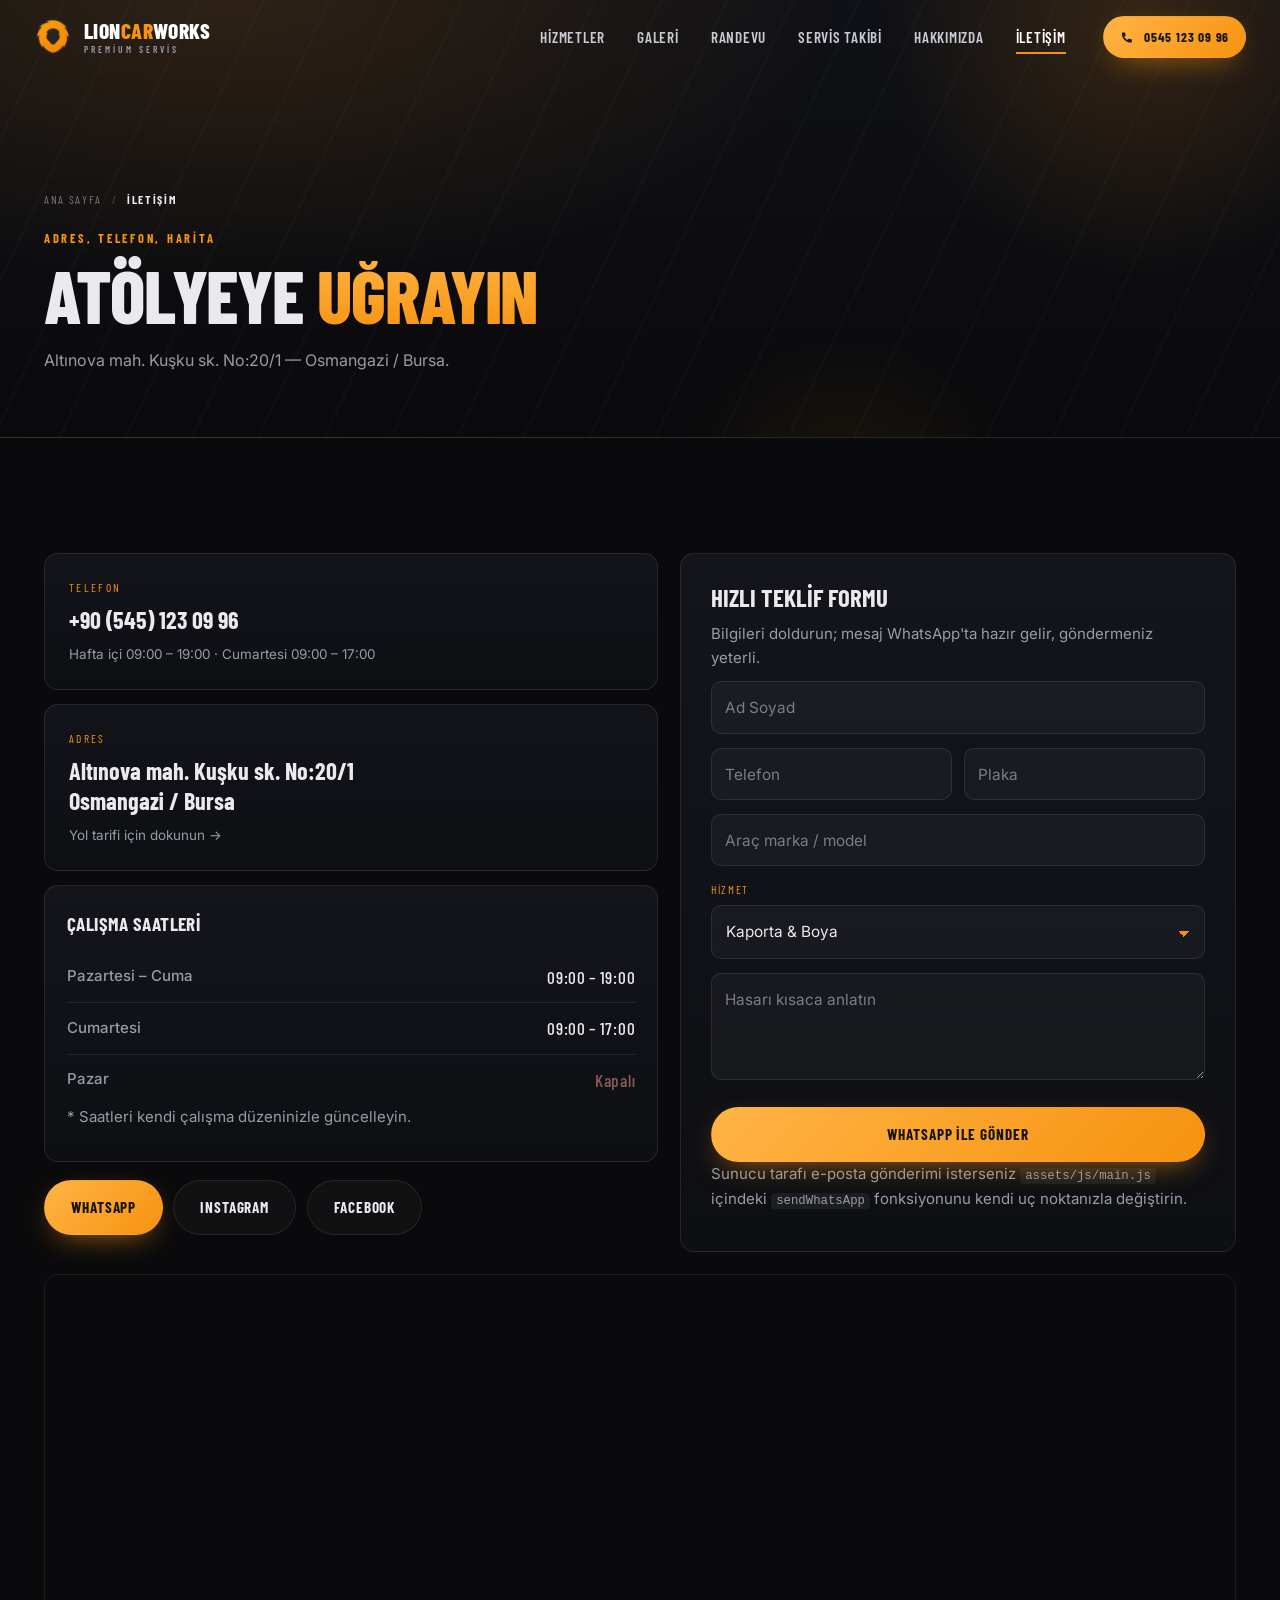
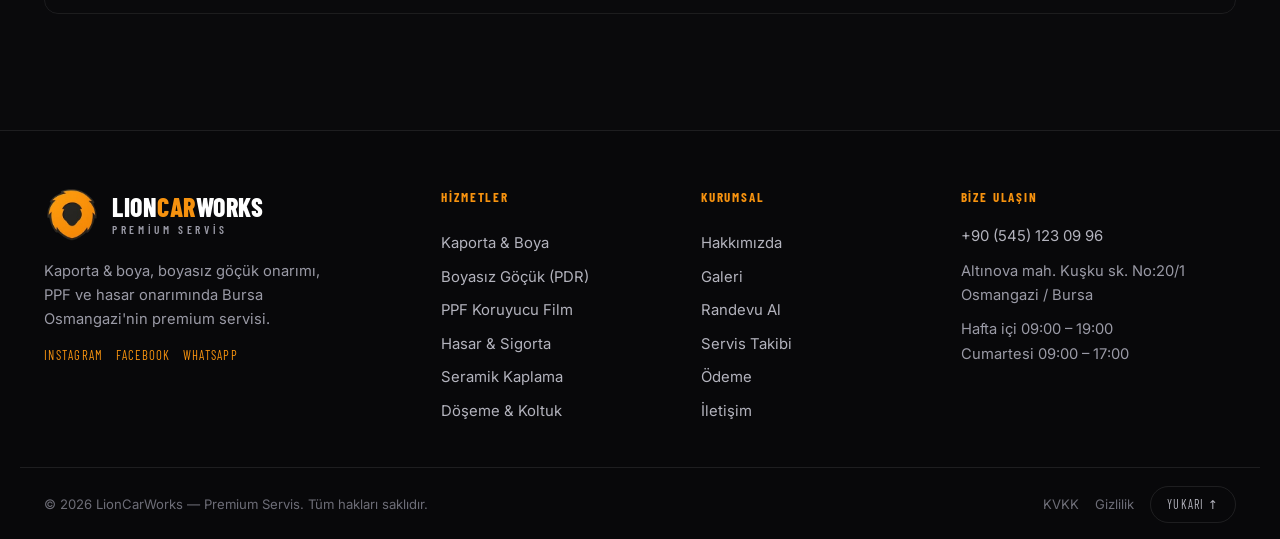
<file: iletisim.html>
<!DOCTYPE html>
<html lang="tr">
<head>
<meta charset="UTF-8">
<meta name="viewport" content="width=device-width, initial-scale=1">
<title>İletişim | LionCarWorks — Altınova mah. Kuşku sk. Osmangazi/Bursa</title>
<meta name="description" content="LionCarWorks iletişim: +90 (545) 123 09 96, Altınova mah. Kuşku sk. No:20/1 Osmangazi/Bursa. Çalışma saatleri, harita ve teklif formu.">
<meta name="theme-color" content="#0a0a0c">
<meta property="og:title" content="İletişim | LionCarWorks — Altınova mah. Kuşku sk. Osmangazi/Bursa">
<meta property="og:description" content="LionCarWorks iletişim: +90 (545) 123 09 96, Altınova mah. Kuşku sk. No:20/1 Osmangazi/Bursa. Çalışma saatleri, harita ve teklif formu.">
<meta property="og:type" content="website">
<link rel="icon" href="assets/img/favicon.png" type="image/png" sizes="96x96">
<link rel="icon" href="assets/img/favicon-32.png" type="image/png" sizes="32x32">
<link rel="apple-touch-icon" href="assets/img/apple-touch-icon.png">
<link rel="preconnect" href="https://fonts.googleapis.com">
<link rel="preconnect" href="https://fonts.gstatic.com" crossorigin>
<link href="https://fonts.googleapis.com/css2?family=Barlow+Condensed:wght@500;600;700;800&family=Inter:wght@400;500;600&display=swap" rel="stylesheet">
<link rel="stylesheet" href="assets/css/style.css">
</head>
<body>

<header class="nav" id="nav">
  <a href="index.html" class="nav__brand brand" aria-label="LionCarWorks ana sayfa">
    <img class="brand__mark" src="assets/img/logo-mark.png" alt="" width="160" height="160">
    <span class="brand__txt">LION<b>CAR</b>WORKS<small>Premium Servis</small></span>
  </a>
  <nav class="nav__links" id="navLinks" aria-label="Ana menü">
    <a href="hizmetler.html">Hizmetler</a>
    <a href="galeri.html">Galeri</a>
    <a href="randevu.html">Randevu</a>
    <a href="takip.html">Servis Takibi</a>
    <a href="hakkimizda.html">Hakkımızda</a>
    <a href="iletisim.html" class="is-active">İletişim</a>
  </nav>
  <div class="nav__actions">
    <a class="btn btn--sm btn--gold" href="tel:+905451230996">
      <svg viewBox="0 0 24 24" width="15" height="15" aria-hidden="true"><path fill="currentColor" d="M6.6 10.8c1.1 2.2 2.9 4 5.1 5.1l1.7-1.7c.3-.3.7-.4 1-.2 1.1.4 2.3.6 3.5.6.6 0 1 .4 1 1V19c0 .6-.4 1-1 1-8.3 0-15-6.7-15-15 0-.6.4-1 1-1h3.4c.6 0 1 .4 1 1 0 1.2.2 2.4.6 3.5.1.3 0 .7-.2 1l-2.1 1.3z"/></svg>
      0545 123 09 96
    </a>
    <button class="nav__burger" id="navBurger" type="button" aria-label="Menü" aria-expanded="false"><i></i><i></i><i></i></button>
  </div>
  <div class="nav__progress" id="navProgress" aria-hidden="true"></div>
</header>

<section class="pagehead">
  <div class="pagehead__bg" aria-hidden="true"><span></span><span></span></div>
  <div class="wrap">
    <nav class="crumb" aria-label="Site haritası"><a href="index.html">Ana Sayfa</a> <span>/</span> <b>İletişim</b></nav>
    <p class="pagehead__kicker reveal">Adres, telefon, harita</p>
    <h1 class="pagehead__title reveal" data-delay="80">Atölyeye <em>uğrayın</em></h1>
    <p class="pagehead__lead reveal" data-delay="160">Altınova mah. Kuşku sk. No:20/1 — Osmangazi / Bursa.</p>
  </div>
</section>

<section class="section">
  <div class="wrap">
    <div class="split">
      <div class="stack">
        <a class="infobox reveal" href="tel:+905451230996">
          <span class="infobox__lbl">Telefon</span>
          <strong>+90 (545) 123 09 96</strong>
          <span class="infobox__sub">Hafta içi 09:00 – 19:00 &middot; Cumartesi 09:00 – 17:00</span>
        </a>
        <a class="infobox reveal" data-delay="80" href="https://www.google.com/maps/search/?api=1&amp;query=Alt%C4%B1nova%20mah.%20Ku%C5%9Fku%20sk.%20No%3A20%2F1%20Osmangazi%20Bursa" target="_blank" rel="noopener">
          <span class="infobox__lbl">Adres</span>
          <strong>Altınova mah. Kuşku sk. No:20/1<br>Osmangazi / Bursa</strong>
          <span class="infobox__sub">Yol tarifi için dokunun &rarr;</span>
        </a>
        <div class="panel panel--tight reveal" data-delay="160">
      <table class="hours">
        <caption>Çalışma saatleri</caption>
        <tbody>
          <tr><th scope="row">Pazartesi – Cuma</th><td>09:00 – 19:00</td></tr>
          <tr><th scope="row">Cumartesi</th><td>09:00 – 17:00</td></tr>
          <tr><th scope="row">Pazar</th><td><span class="closed">Kapalı</span></td></tr>
        </tbody>
      </table>
      <p class="note">* Saatleri kendi çalışma düzeninizle güncelleyin.</p>
        </div>
        <div class="contact__social reveal" data-delay="220">
          <a href="https://wa.me/905451230996" target="_blank" rel="noopener" class="btn btn--gold magnetic">WhatsApp</a>
          <a href="https://www.instagram.com/lioncarworks/" target="_blank" rel="noopener" class="btn btn--ghost magnetic">Instagram</a>
          <a href="https://www.facebook.com/lioncarworks?locale=tr_TR" target="_blank" rel="noopener" class="btn btn--ghost magnetic">Facebook</a>
        </div>
      </div>

      <form class="panel reveal" data-delay="120" id="quoteForm" data-wa-subject="Teklif talebi:">
        <h2 class="panel__title">Hızlı teklif formu</h2>
        <p class="panel__lead">Bilgileri doldurun; mesaj WhatsApp'ta hazır gelir, göndermeniz yeterli.</p>
        <div class="field">
          <input type="text" id="f-name" name="name" required placeholder=" ">
          <label for="f-name">Ad Soyad</label>
        </div>
        <div class="field-row">
          <div class="field">
            <input type="tel" id="f-phone" name="phone" required placeholder=" ">
            <label for="f-phone">Telefon</label>
          </div>
          <div class="field">
            <input type="text" id="f-plate" name="plate" placeholder=" ">
            <label for="f-plate">Plaka</label>
          </div>
        </div>
        <div class="field">
          <input type="text" id="f-car" name="car" placeholder=" ">
          <label for="f-car">Araç marka / model</label>
        </div>
        <div class="field field--select">
          <label for="f-service" class="label--static">Hizmet</label>
          <select id="f-service" name="service">
            <option value="Kaporta &amp; Boya">Kaporta &amp; Boya</option>
            <option value="Boyasız Göçük Onarımı (PDR)">Boyasız Göçük Onarımı (PDR)</option>
            <option value="PPF Koruyucu Film">PPF Koruyucu Film</option>
            <option value="Hasar Onarım &amp; Sigorta">Hasar Onarım &amp; Sigorta</option>
            <option value="Seramik Kaplama / Detailing">Seramik Kaplama / Detailing</option>
            <option value="Döşeme &amp; Koltuk Onarımı">Döşeme &amp; Koltuk Onarımı</option>
            <option value="Emin değilim, siz bakın">Emin değilim, siz bakın</option>
          </select>
        </div>
        <div class="field">
          <textarea id="f-msg" name="message" rows="3" placeholder=" "></textarea>
          <label for="f-msg">Hasarı kısaca anlatın</label>
        </div>
        <button class="btn btn--gold btn--block" type="submit">WhatsApp ile Gönder</button>
        <p class="note">Sunucu tarafı e-posta gönderimi isterseniz <code>assets/js/main.js</code>
          içindeki <code>sendWhatsApp</code> fonksiyonunu kendi uç noktanızla değiştirin.</p>
      </form>
    </div>

    <div class="map reveal">
      <iframe
        title="LionCarWorks konumu"
        src="https://maps.google.com/maps?q=Alt%C4%B1nova%20mah.%20Ku%C5%9Fku%20sk.%20No%3A20%2F1%20Osmangazi%20Bursa&amp;z=15&amp;output=embed"
        loading="lazy" referrerpolicy="no-referrer-when-downgrade"></iframe>
    </div>
  </div>
</section>

<footer class="footer">
  <div class="wrap footer__inner">
    <div class="footer__brand">
      <span class="brand brand--lg">
        <img class="brand__mark" src="assets/img/logo-mark.png" alt="LionCarWorks" width="160" height="160">
        <span class="brand__txt">LION<b>CAR</b>WORKS<small>Premium Servis</small></span>
      </span>
      <p>Kaporta &amp; boya, boyasız göçük onarımı, PPF ve hasar onarımında
        Bursa Osmangazi'nin premium servisi.</p>
      <div class="footer__social">
        <a href="https://www.instagram.com/lioncarworks/" target="_blank" rel="noopener">Instagram</a>
        <a href="https://www.facebook.com/lioncarworks?locale=tr_TR" target="_blank" rel="noopener">Facebook</a>
        <a href="https://wa.me/905451230996" target="_blank" rel="noopener">WhatsApp</a>
      </div>
    </div>
    <nav class="footer__nav" aria-label="Hizmetler">
      <h4>Hizmetler</h4>
      <a href="hizmetler.html#kaporta-boya">Kaporta &amp; Boya</a>
      <a href="hizmetler.html#pdr">Boyasız Göçük (PDR)</a>
      <a href="hizmetler.html#ppf">PPF Koruyucu Film</a>
      <a href="hizmetler.html#hasar-sigorta">Hasar &amp; Sigorta</a>
      <a href="hizmetler.html#seramik">Seramik Kaplama</a>
      <a href="hizmetler.html#doseme">Döşeme &amp; Koltuk</a>
    </nav>
    <nav class="footer__nav" aria-label="Kurumsal">
      <h4>Kurumsal</h4>
      <a href="hakkimizda.html">Hakkımızda</a>
      <a href="galeri.html">Galeri</a>
      <a href="randevu.html">Randevu Al</a>
      <a href="takip.html">Servis Takibi</a>
      <a href="odeme.html">Ödeme</a>
      <a href="iletisim.html">İletişim</a>
    </nav>
    <div class="footer__contact">
      <h4>Bize ulaşın</h4>
      <a href="tel:+905451230996">+90 (545) 123 09 96</a>
      <p>Altınova mah. Kuşku sk. No:20/1<br>Osmangazi / Bursa</p>
      <p class="footer__hours">Hafta içi 09:00 – 19:00<br>Cumartesi 09:00 – 17:00</p>
    </div>
  </div>
  <div class="footer__bar">
    <span>&copy; <span id="year">2026</span> LionCarWorks — Premium Servis. Tüm hakları saklıdır.</span>
    <span class="footer__legal">
      <a href="kvkk.html">KVKK</a>
      <a href="gizlilik.html">Gizlilik</a>
      <button class="footer__top" id="toTop" type="button">Yukarı &uarr;</button>
    </span>
  </div>
</footer>

<div class="callbar">
  <a href="tel:+905451230996">Ara</a>
  <a href="https://wa.me/905451230996" target="_blank" rel="noopener" class="callbar__wa">WhatsApp</a>
  <a href="https://www.google.com/maps/search/?api=1&amp;query=Alt%C4%B1nova%20mah.%20Ku%C5%9Fku%20sk.%20No%3A20%2F1%20Osmangazi%20Bursa" target="_blank" rel="noopener">Yol Tarifi</a>
</div>

<div class="cursor" id="cursor" aria-hidden="true"></div>

<script src="assets/js/engine-sound.js"></script>
<script src="assets/js/main.js"></script>
</body>
</html>
</file>
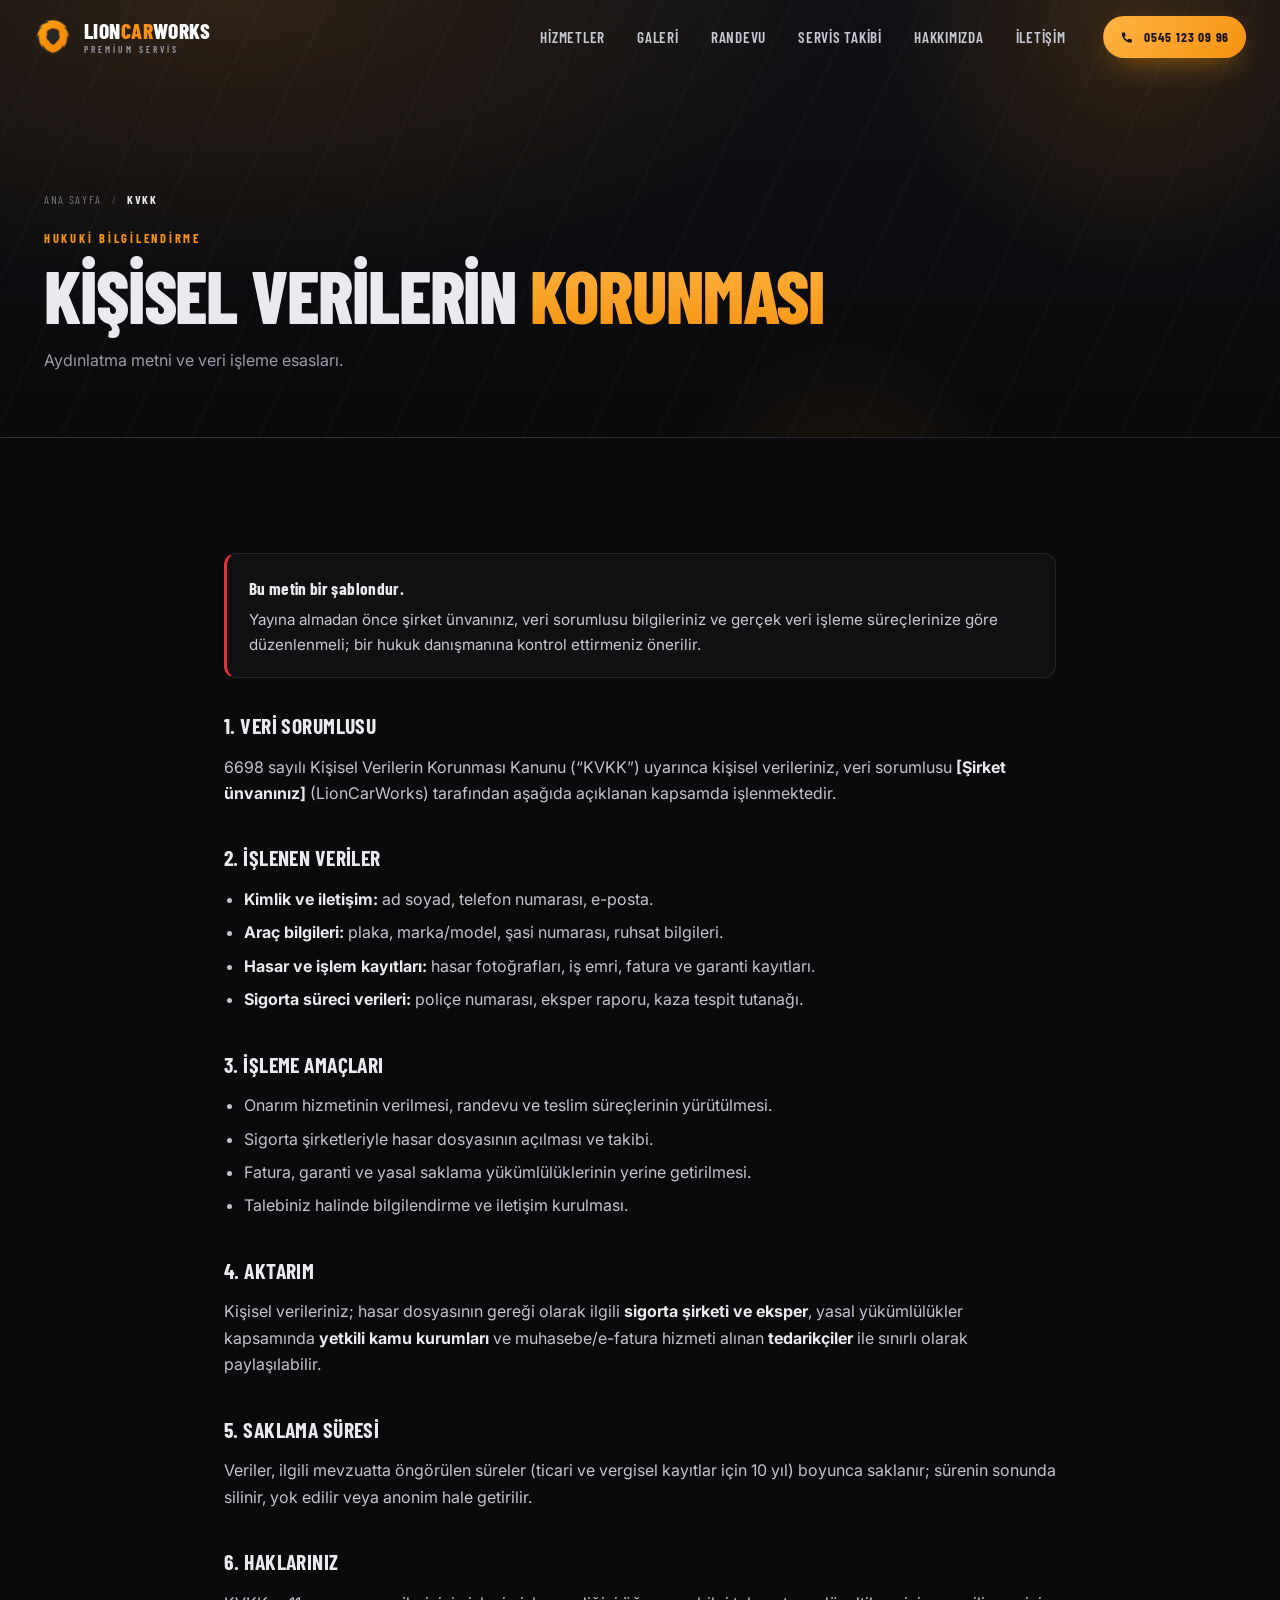
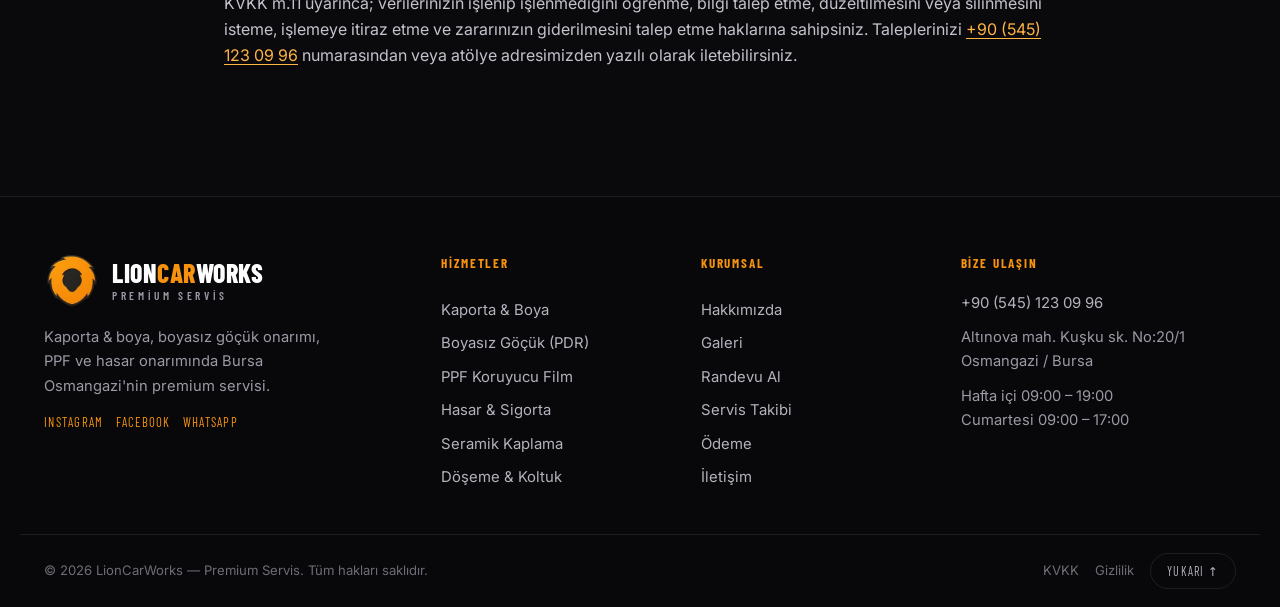
<file: kvkk.html>
<!DOCTYPE html>
<html lang="tr">
<head>
<meta charset="UTF-8">
<meta name="viewport" content="width=device-width, initial-scale=1">
<title>KVKK Aydınlatma Metni | LionCarWorks</title>
<meta name="description" content="Kişisel verilerin korunması: işlenen veriler, amaçlar, aktarım, saklama süresi ve haklarınız.">
<meta name="theme-color" content="#0a0a0c">
<meta property="og:title" content="KVKK Aydınlatma Metni | LionCarWorks">
<meta property="og:description" content="Kişisel verilerin korunması: işlenen veriler, amaçlar, aktarım, saklama süresi ve haklarınız.">
<meta property="og:type" content="website">
<link rel="icon" href="assets/img/favicon.png" type="image/png" sizes="96x96">
<link rel="icon" href="assets/img/favicon-32.png" type="image/png" sizes="32x32">
<link rel="apple-touch-icon" href="assets/img/apple-touch-icon.png">
<link rel="preconnect" href="https://fonts.googleapis.com">
<link rel="preconnect" href="https://fonts.gstatic.com" crossorigin>
<link href="https://fonts.googleapis.com/css2?family=Barlow+Condensed:wght@500;600;700;800&family=Inter:wght@400;500;600&display=swap" rel="stylesheet">
<link rel="stylesheet" href="assets/css/style.css">
</head>
<body>

<header class="nav" id="nav">
  <a href="index.html" class="nav__brand brand" aria-label="LionCarWorks ana sayfa">
    <img class="brand__mark" src="assets/img/logo-mark.png" alt="" width="160" height="160">
    <span class="brand__txt">LION<b>CAR</b>WORKS<small>Premium Servis</small></span>
  </a>
  <nav class="nav__links" id="navLinks" aria-label="Ana menü">
    <a href="hizmetler.html">Hizmetler</a>
    <a href="galeri.html">Galeri</a>
    <a href="randevu.html">Randevu</a>
    <a href="takip.html">Servis Takibi</a>
    <a href="hakkimizda.html">Hakkımızda</a>
    <a href="iletisim.html">İletişim</a>
  </nav>
  <div class="nav__actions">
    <a class="btn btn--sm btn--gold" href="tel:+905451230996">
      <svg viewBox="0 0 24 24" width="15" height="15" aria-hidden="true"><path fill="currentColor" d="M6.6 10.8c1.1 2.2 2.9 4 5.1 5.1l1.7-1.7c.3-.3.7-.4 1-.2 1.1.4 2.3.6 3.5.6.6 0 1 .4 1 1V19c0 .6-.4 1-1 1-8.3 0-15-6.7-15-15 0-.6.4-1 1-1h3.4c.6 0 1 .4 1 1 0 1.2.2 2.4.6 3.5.1.3 0 .7-.2 1l-2.1 1.3z"/></svg>
      0545 123 09 96
    </a>
    <button class="nav__burger" id="navBurger" type="button" aria-label="Menü" aria-expanded="false"><i></i><i></i><i></i></button>
  </div>
  <div class="nav__progress" id="navProgress" aria-hidden="true"></div>
</header>

<section class="pagehead">
  <div class="pagehead__bg" aria-hidden="true"><span></span><span></span></div>
  <div class="wrap">
    <nav class="crumb" aria-label="Site haritası"><a href="index.html">Ana Sayfa</a> <span>/</span> <b>KVKK</b></nav>
    <p class="pagehead__kicker reveal">Hukuki bilgilendirme</p>
    <h1 class="pagehead__title reveal" data-delay="80">Kişisel Verilerin <em>Korunması</em></h1>
    <p class="pagehead__lead reveal" data-delay="160">Aydınlatma metni ve veri işleme esasları.</p>
  </div>
</section>

<section class="section">
  <div class="wrap wrap--narrow">
    <div class="callout callout--warn reveal">
      <b>Bu metin bir şablondur.</b>
      Yayına almadan önce şirket ünvanınız, veri sorumlusu bilgileriniz ve gerçek veri işleme
      süreçlerinize göre düzenlenmeli; bir hukuk danışmanına kontrol ettirmeniz önerilir.
    </div>

    <article class="prose reveal">
      <h2>1. Veri sorumlusu</h2>
      <p>6698 sayılı Kişisel Verilerin Korunması Kanunu (&ldquo;KVKK&rdquo;) uyarınca kişisel verileriniz,
        veri sorumlusu <b>[Şirket ünvanınız]</b> (LionCarWorks) tarafından aşağıda açıklanan
        kapsamda işlenmektedir.</p>

      <h2>2. İşlenen veriler</h2>
      <ul>
        <li><b>Kimlik ve iletişim:</b> ad soyad, telefon numarası, e-posta.</li>
        <li><b>Araç bilgileri:</b> plaka, marka/model, şasi numarası, ruhsat bilgileri.</li>
        <li><b>Hasar ve işlem kayıtları:</b> hasar fotoğrafları, iş emri, fatura ve garanti kayıtları.</li>
        <li><b>Sigorta süreci verileri:</b> poliçe numarası, eksper raporu, kaza tespit tutanağı.</li>
      </ul>

      <h2>3. İşleme amaçları</h2>
      <ul>
        <li>Onarım hizmetinin verilmesi, randevu ve teslim süreçlerinin yürütülmesi.</li>
        <li>Sigorta şirketleriyle hasar dosyasının açılması ve takibi.</li>
        <li>Fatura, garanti ve yasal saklama yükümlülüklerinin yerine getirilmesi.</li>
        <li>Talebiniz halinde bilgilendirme ve iletişim kurulması.</li>
      </ul>

      <h2>4. Aktarım</h2>
      <p>Kişisel verileriniz; hasar dosyasının gereği olarak ilgili <b>sigorta şirketi ve eksper</b>,
        yasal yükümlülükler kapsamında <b>yetkili kamu kurumları</b> ve muhasebe/e-fatura
        hizmeti alınan <b>tedarikçiler</b> ile sınırlı olarak paylaşılabilir.</p>

      <h2>5. Saklama süresi</h2>
      <p>Veriler, ilgili mevzuatta öngörülen süreler (ticari ve vergisel kayıtlar için 10 yıl) boyunca
        saklanır; sürenin sonunda silinir, yok edilir veya anonim hale getirilir.</p>

      <h2>6. Haklarınız</h2>
      <p>KVKK m.11 uyarınca; verilerinizin işlenip işlenmediğini öğrenme, bilgi talep etme,
        düzeltilmesini veya silinmesini isteme, işlemeye itiraz etme ve zararınızın giderilmesini
        talep etme haklarına sahipsiniz. Taleplerinizi <a href="tel:+905451230996">+90 (545) 123 09 96</a>
        numarasından veya atölye adresimizden yazılı olarak iletebilirsiniz.</p>
    </article>
  </div>
</section>

<footer class="footer">
  <div class="wrap footer__inner">
    <div class="footer__brand">
      <span class="brand brand--lg">
        <img class="brand__mark" src="assets/img/logo-mark.png" alt="LionCarWorks" width="160" height="160">
        <span class="brand__txt">LION<b>CAR</b>WORKS<small>Premium Servis</small></span>
      </span>
      <p>Kaporta &amp; boya, boyasız göçük onarımı, PPF ve hasar onarımında
        Bursa Osmangazi'nin premium servisi.</p>
      <div class="footer__social">
        <a href="https://www.instagram.com/lioncarworks/" target="_blank" rel="noopener">Instagram</a>
        <a href="https://www.facebook.com/lioncarworks?locale=tr_TR" target="_blank" rel="noopener">Facebook</a>
        <a href="https://wa.me/905451230996" target="_blank" rel="noopener">WhatsApp</a>
      </div>
    </div>
    <nav class="footer__nav" aria-label="Hizmetler">
      <h4>Hizmetler</h4>
      <a href="hizmetler.html#kaporta-boya">Kaporta &amp; Boya</a>
      <a href="hizmetler.html#pdr">Boyasız Göçük (PDR)</a>
      <a href="hizmetler.html#ppf">PPF Koruyucu Film</a>
      <a href="hizmetler.html#hasar-sigorta">Hasar &amp; Sigorta</a>
      <a href="hizmetler.html#seramik">Seramik Kaplama</a>
      <a href="hizmetler.html#doseme">Döşeme &amp; Koltuk</a>
    </nav>
    <nav class="footer__nav" aria-label="Kurumsal">
      <h4>Kurumsal</h4>
      <a href="hakkimizda.html">Hakkımızda</a>
      <a href="galeri.html">Galeri</a>
      <a href="randevu.html">Randevu Al</a>
      <a href="takip.html">Servis Takibi</a>
      <a href="odeme.html">Ödeme</a>
      <a href="iletisim.html">İletişim</a>
    </nav>
    <div class="footer__contact">
      <h4>Bize ulaşın</h4>
      <a href="tel:+905451230996">+90 (545) 123 09 96</a>
      <p>Altınova mah. Kuşku sk. No:20/1<br>Osmangazi / Bursa</p>
      <p class="footer__hours">Hafta içi 09:00 – 19:00<br>Cumartesi 09:00 – 17:00</p>
    </div>
  </div>
  <div class="footer__bar">
    <span>&copy; <span id="year">2026</span> LionCarWorks — Premium Servis. Tüm hakları saklıdır.</span>
    <span class="footer__legal">
      <a href="kvkk.html">KVKK</a>
      <a href="gizlilik.html">Gizlilik</a>
      <button class="footer__top" id="toTop" type="button">Yukarı &uarr;</button>
    </span>
  </div>
</footer>

<div class="callbar">
  <a href="tel:+905451230996">Ara</a>
  <a href="https://wa.me/905451230996" target="_blank" rel="noopener" class="callbar__wa">WhatsApp</a>
  <a href="https://www.google.com/maps/search/?api=1&amp;query=Alt%C4%B1nova%20mah.%20Ku%C5%9Fku%20sk.%20No%3A20%2F1%20Osmangazi%20Bursa" target="_blank" rel="noopener">Yol Tarifi</a>
</div>

<div class="cursor" id="cursor" aria-hidden="true"></div>

<script src="assets/js/engine-sound.js"></script>
<script src="assets/js/main.js"></script>
</body>
</html>
</file>
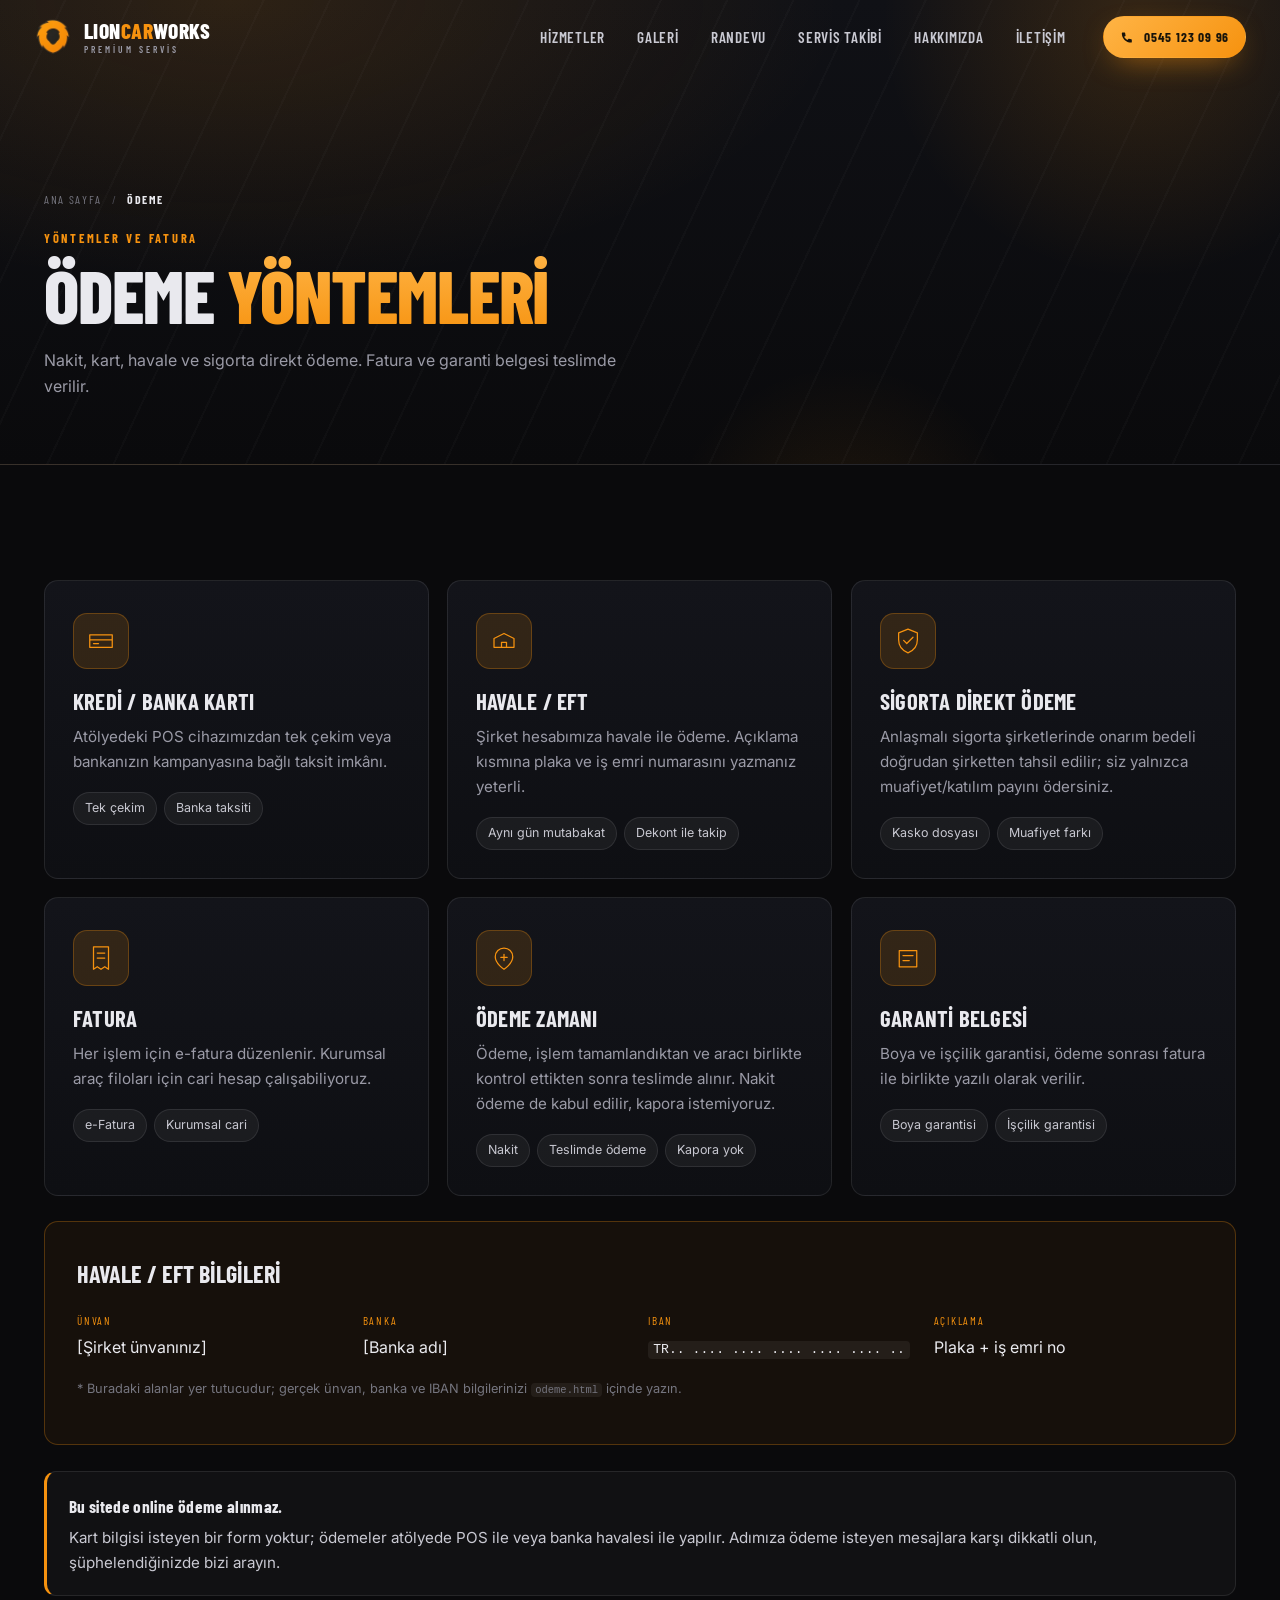
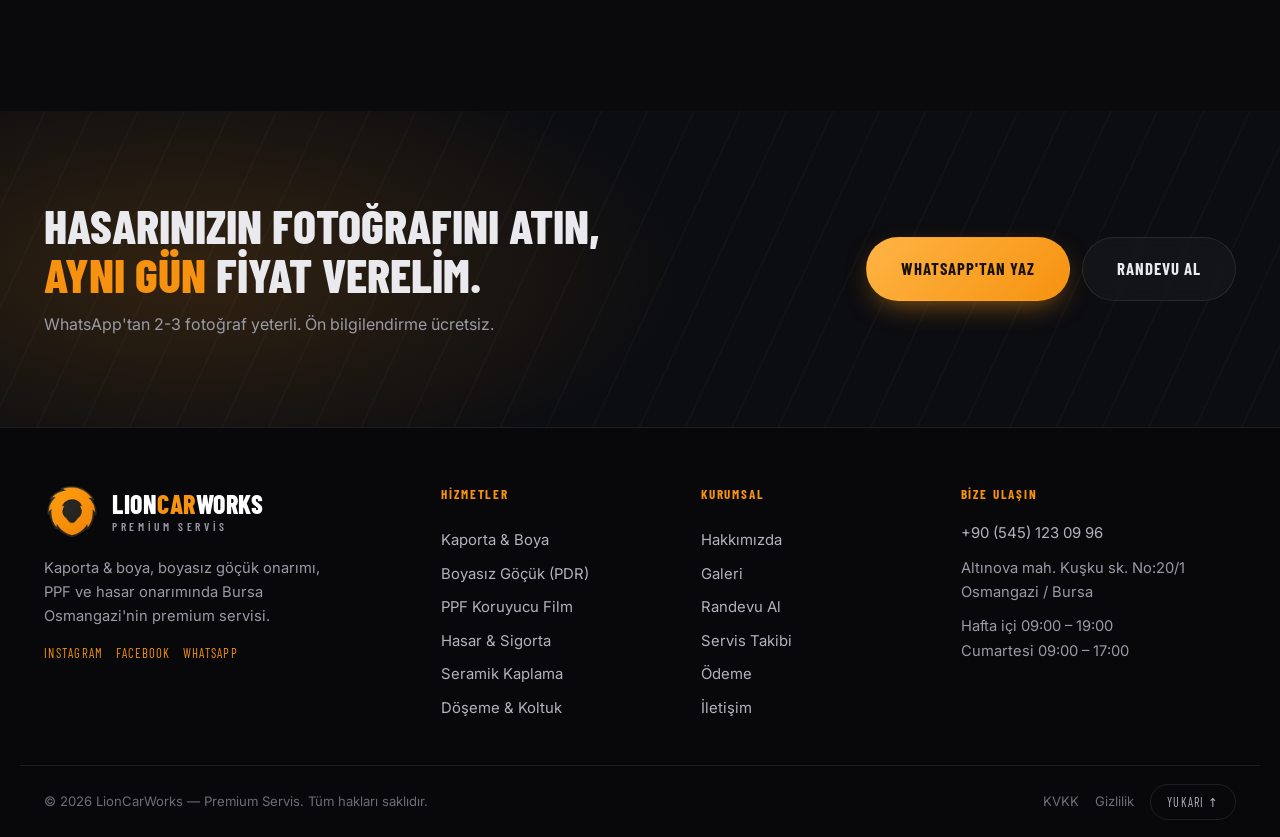
<file: odeme.html>
<!DOCTYPE html>
<html lang="tr">
<head>
<meta charset="UTF-8">
<meta name="viewport" content="width=device-width, initial-scale=1">
<title>Ödeme | LionCarWorks</title>
<meta name="description" content="Kabul edilen ödeme yöntemleri: nakit, kredi/banka kartı, havale-EFT ve anlaşmalı sigorta direkt ödeme. Fatura ve garanti belgesi teslimde verilir.">
<meta name="theme-color" content="#0a0a0c">
<meta property="og:title" content="Ödeme | LionCarWorks">
<meta property="og:description" content="Kabul edilen ödeme yöntemleri: nakit, kredi/banka kartı, havale-EFT ve anlaşmalı sigorta direkt ödeme. Fatura ve garanti belgesi teslimde verilir.">
<meta property="og:type" content="website">
<link rel="icon" href="assets/img/favicon.png" type="image/png" sizes="96x96">
<link rel="icon" href="assets/img/favicon-32.png" type="image/png" sizes="32x32">
<link rel="apple-touch-icon" href="assets/img/apple-touch-icon.png">
<link rel="preconnect" href="https://fonts.googleapis.com">
<link rel="preconnect" href="https://fonts.gstatic.com" crossorigin>
<link href="https://fonts.googleapis.com/css2?family=Barlow+Condensed:wght@500;600;700;800&family=Inter:wght@400;500;600&display=swap" rel="stylesheet">
<link rel="stylesheet" href="assets/css/style.css">
</head>
<body>

<header class="nav" id="nav">
  <a href="index.html" class="nav__brand brand" aria-label="LionCarWorks ana sayfa">
    <img class="brand__mark" src="assets/img/logo-mark.png" alt="" width="160" height="160">
    <span class="brand__txt">LION<b>CAR</b>WORKS<small>Premium Servis</small></span>
  </a>
  <nav class="nav__links" id="navLinks" aria-label="Ana menü">
    <a href="hizmetler.html">Hizmetler</a>
    <a href="galeri.html">Galeri</a>
    <a href="randevu.html">Randevu</a>
    <a href="takip.html">Servis Takibi</a>
    <a href="hakkimizda.html">Hakkımızda</a>
    <a href="iletisim.html">İletişim</a>
  </nav>
  <div class="nav__actions">
    <a class="btn btn--sm btn--gold" href="tel:+905451230996">
      <svg viewBox="0 0 24 24" width="15" height="15" aria-hidden="true"><path fill="currentColor" d="M6.6 10.8c1.1 2.2 2.9 4 5.1 5.1l1.7-1.7c.3-.3.7-.4 1-.2 1.1.4 2.3.6 3.5.6.6 0 1 .4 1 1V19c0 .6-.4 1-1 1-8.3 0-15-6.7-15-15 0-.6.4-1 1-1h3.4c.6 0 1 .4 1 1 0 1.2.2 2.4.6 3.5.1.3 0 .7-.2 1l-2.1 1.3z"/></svg>
      0545 123 09 96
    </a>
    <button class="nav__burger" id="navBurger" type="button" aria-label="Menü" aria-expanded="false"><i></i><i></i><i></i></button>
  </div>
  <div class="nav__progress" id="navProgress" aria-hidden="true"></div>
</header>

<section class="pagehead">
  <div class="pagehead__bg" aria-hidden="true"><span></span><span></span></div>
  <div class="wrap">
    <nav class="crumb" aria-label="Site haritası"><a href="index.html">Ana Sayfa</a> <span>/</span> <b>Ödeme</b></nav>
    <p class="pagehead__kicker reveal">Yöntemler ve fatura</p>
    <h1 class="pagehead__title reveal" data-delay="80">Ödeme <em>yöntemleri</em></h1>
    <p class="pagehead__lead reveal" data-delay="160">Nakit, kart, havale ve sigorta direkt ödeme. Fatura ve garanti belgesi teslimde verilir.</p>
  </div>
</section>

<section class="section">
  <div class="wrap">
    <div class="cards cards--3">
      <article class="card reveal" data-tilt>
        <div class="card__icon"><svg viewBox="0 0 48 48" aria-hidden="true"><path d="M6 14h36v20H6zM6 22h36M12 28h8"/></svg></div>
        <h3>Kredi / Banka Kartı</h3>
        <p>Atölyedeki POS cihazımızdan tek çekim veya bankanızın kampanyasına bağlı taksit imkânı.</p>
        <ul class="card__list"><li>Tek çekim</li><li>Banka taksiti</li></ul>
      </article>
      <article class="card reveal" data-delay="90" data-tilt>
        <div class="card__icon"><svg viewBox="0 0 48 48" aria-hidden="true"><path d="M8 34V20l16-8 16 8v14zM8 34h32M20 34V26h8v8"/></svg></div>
        <h3>Havale / EFT</h3>
        <p>Şirket hesabımıza havale ile ödeme. Açıklama kısmına plaka ve iş emri numarasını yazmanız yeterli.</p>
        <ul class="card__list"><li>Aynı gün mutabakat</li><li>Dekont ile takip</li></ul>
      </article>
      <article class="card reveal" data-delay="180" data-tilt>
        <div class="card__icon"><svg viewBox="0 0 48 48" aria-hidden="true"><path d="M24 5l15 6v11c0 10-6.5 17.5-15 21C15.5 39.5 9 32 9 22V11l15-6zM17 23l5 5 10-10"/></svg></div>
        <h3>Sigorta Direkt Ödeme</h3>
        <p>Anlaşmalı sigorta şirketlerinde onarım bedeli doğrudan şirketten tahsil edilir; siz yalnızca
          muafiyet/katılım payını ödersiniz.</p>
        <ul class="card__list"><li>Kasko dosyası</li><li>Muafiyet farkı</li></ul>
      </article>
      <article class="card reveal" data-delay="270" data-tilt>
        <div class="card__icon"><svg viewBox="0 0 48 48" aria-hidden="true"><path d="M12 6h24v36l-6-4-6 4-6-4-6 4zM18 16h12M18 24h12"/></svg></div>
        <h3>Fatura</h3>
        <p>Her işlem için e-fatura düzenlenir. Kurumsal araç filoları için cari hesap çalışabiliyoruz.</p>
        <ul class="card__list"><li>e-Fatura</li><li>Kurumsal cari</li></ul>
      </article>
      <article class="card reveal" data-delay="360" data-tilt>
        <div class="card__icon"><svg viewBox="0 0 48 48" aria-hidden="true"><path d="M24 42s14-9 14-20a14 14 0 1 0-28 0c0 11 14 20 14 20zM24 18v10M19 23h10"/></svg></div>
        <h3>Ödeme zamanı</h3>
        <p>Ödeme, işlem tamamlandıktan ve aracı birlikte kontrol ettikten sonra teslimde alınır.
          Nakit ödeme de kabul edilir, kapora istemiyoruz.</p>
        <ul class="card__list"><li>Nakit</li><li>Teslimde ödeme</li><li>Kapora yok</li></ul>
      </article>
      <article class="card reveal" data-delay="450" data-tilt>
        <div class="card__icon"><svg viewBox="0 0 48 48" aria-hidden="true"><path d="M10 38V12h28v26zM16 20h16M16 28h10"/></svg></div>
        <h3>Garanti belgesi</h3>
        <p>Boya ve işçilik garantisi, ödeme sonrası fatura ile birlikte yazılı olarak verilir.</p>
        <ul class="card__list"><li>Boya garantisi</li><li>İşçilik garantisi</li></ul>
      </article>
    </div>

    <div class="iban reveal">
      <h2>Havale / EFT bilgileri</h2>
      <dl>
        <div><dt>Ünvan</dt><dd>[Şirket ünvanınız]</dd></div>
        <div><dt>Banka</dt><dd>[Banka adı]</dd></div>
        <div><dt>IBAN</dt><dd><code>TR.. .... .... .... .... .... ..</code></dd></div>
        <div><dt>Açıklama</dt><dd>Plaka + iş emri no</dd></div>
      </dl>
      <p class="note">* Buradaki alanlar yer tutucudur; gerçek ünvan, banka ve IBAN bilgilerinizi
        <code>odeme.html</code> içinde yazın.</p>
    </div>

    <div class="callout reveal">
      <b>Bu sitede online ödeme alınmaz.</b>
      Kart bilgisi isteyen bir form yoktur; ödemeler atölyede POS ile veya banka havalesi ile yapılır.
      Adımıza ödeme isteyen mesajlara karşı dikkatli olun, şüphelendiğinizde bizi arayın.
    </div>
  </div>
</section>

<section class="cta-band">
  <div class="cta-band__bg" aria-hidden="true"></div>
  <div class="wrap cta-band__inner">
    <div>
      <h2 class="reveal">Hasarınızın fotoğrafını atın,<br><em>aynı gün</em> fiyat verelim.</h2>
      <p class="reveal" data-delay="100">WhatsApp'tan 2-3 fotoğraf yeterli. Ön bilgilendirme ücretsiz.</p>
    </div>
    <div class="cta-band__btns reveal" data-delay="200">
      <a class="btn btn--gold btn--lg magnetic" href="https://wa.me/905451230996?text=Merhaba%2C%20hasar%20foto%C4%9Fraflar%C4%B1n%C4%B1%20g%C3%B6nderiyorum." target="_blank" rel="noopener">WhatsApp'tan Yaz</a>
      <a class="btn btn--ghost btn--lg magnetic" href="randevu.html">Randevu Al</a>
    </div>
  </div>
</section>

<footer class="footer">
  <div class="wrap footer__inner">
    <div class="footer__brand">
      <span class="brand brand--lg">
        <img class="brand__mark" src="assets/img/logo-mark.png" alt="LionCarWorks" width="160" height="160">
        <span class="brand__txt">LION<b>CAR</b>WORKS<small>Premium Servis</small></span>
      </span>
      <p>Kaporta &amp; boya, boyasız göçük onarımı, PPF ve hasar onarımında
        Bursa Osmangazi'nin premium servisi.</p>
      <div class="footer__social">
        <a href="https://www.instagram.com/lioncarworks/" target="_blank" rel="noopener">Instagram</a>
        <a href="https://www.facebook.com/lioncarworks?locale=tr_TR" target="_blank" rel="noopener">Facebook</a>
        <a href="https://wa.me/905451230996" target="_blank" rel="noopener">WhatsApp</a>
      </div>
    </div>
    <nav class="footer__nav" aria-label="Hizmetler">
      <h4>Hizmetler</h4>
      <a href="hizmetler.html#kaporta-boya">Kaporta &amp; Boya</a>
      <a href="hizmetler.html#pdr">Boyasız Göçük (PDR)</a>
      <a href="hizmetler.html#ppf">PPF Koruyucu Film</a>
      <a href="hizmetler.html#hasar-sigorta">Hasar &amp; Sigorta</a>
      <a href="hizmetler.html#seramik">Seramik Kaplama</a>
      <a href="hizmetler.html#doseme">Döşeme &amp; Koltuk</a>
    </nav>
    <nav class="footer__nav" aria-label="Kurumsal">
      <h4>Kurumsal</h4>
      <a href="hakkimizda.html">Hakkımızda</a>
      <a href="galeri.html">Galeri</a>
      <a href="randevu.html">Randevu Al</a>
      <a href="takip.html">Servis Takibi</a>
      <a href="odeme.html">Ödeme</a>
      <a href="iletisim.html">İletişim</a>
    </nav>
    <div class="footer__contact">
      <h4>Bize ulaşın</h4>
      <a href="tel:+905451230996">+90 (545) 123 09 96</a>
      <p>Altınova mah. Kuşku sk. No:20/1<br>Osmangazi / Bursa</p>
      <p class="footer__hours">Hafta içi 09:00 – 19:00<br>Cumartesi 09:00 – 17:00</p>
    </div>
  </div>
  <div class="footer__bar">
    <span>&copy; <span id="year">2026</span> LionCarWorks — Premium Servis. Tüm hakları saklıdır.</span>
    <span class="footer__legal">
      <a href="kvkk.html">KVKK</a>
      <a href="gizlilik.html">Gizlilik</a>
      <button class="footer__top" id="toTop" type="button">Yukarı &uarr;</button>
    </span>
  </div>
</footer>

<div class="callbar">
  <a href="tel:+905451230996">Ara</a>
  <a href="https://wa.me/905451230996" target="_blank" rel="noopener" class="callbar__wa">WhatsApp</a>
  <a href="https://www.google.com/maps/search/?api=1&amp;query=Alt%C4%B1nova%20mah.%20Ku%C5%9Fku%20sk.%20No%3A20%2F1%20Osmangazi%20Bursa" target="_blank" rel="noopener">Yol Tarifi</a>
</div>

<div class="cursor" id="cursor" aria-hidden="true"></div>

<script src="assets/js/engine-sound.js"></script>
<script src="assets/js/main.js"></script>
</body>
</html>
</file>
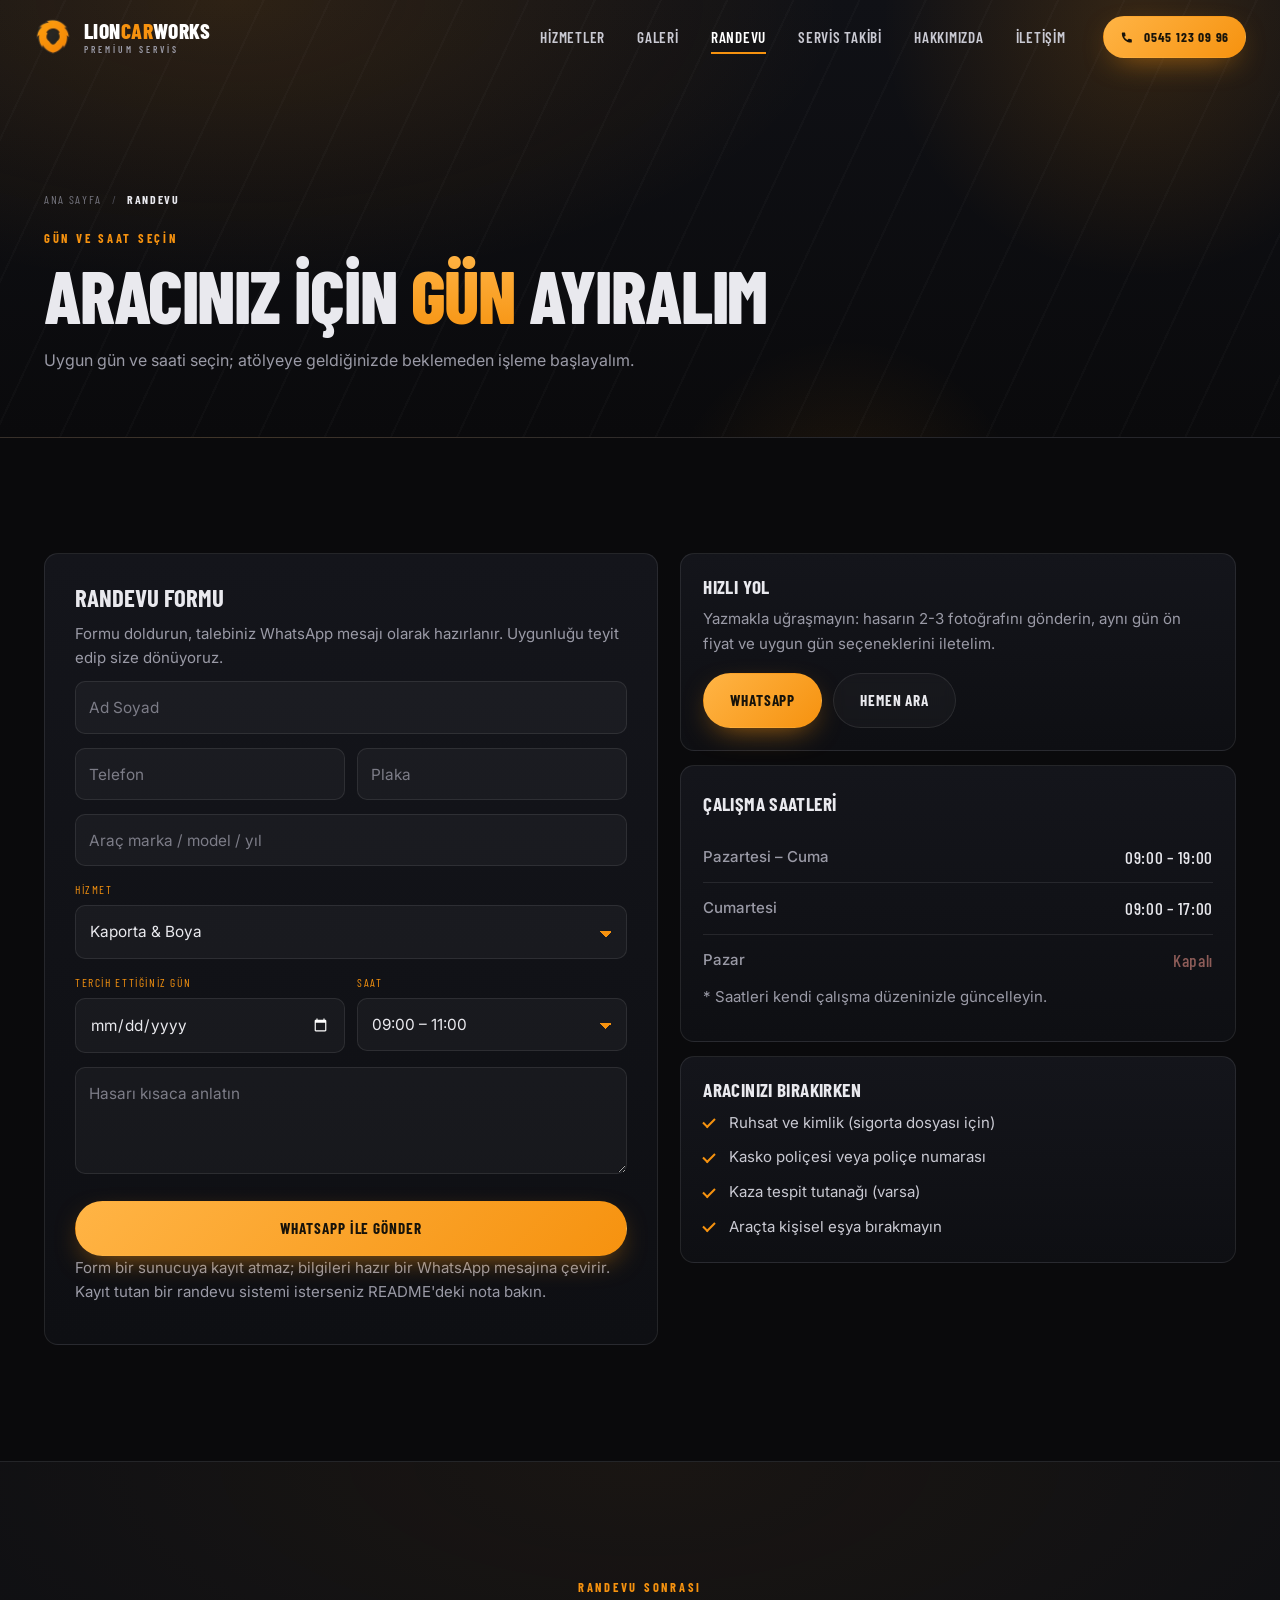
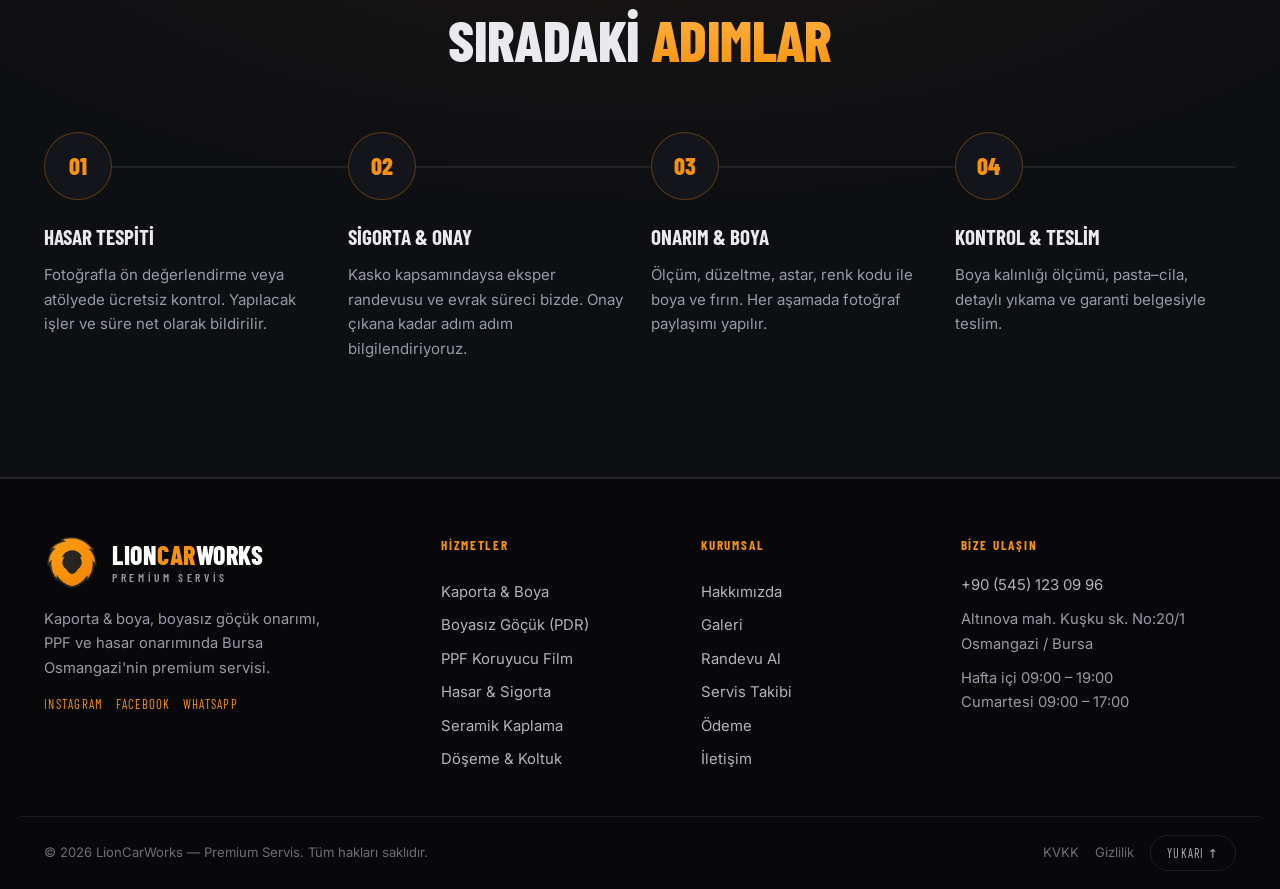
<file: randevu.html>
<!DOCTYPE html>
<html lang="tr">
<head>
<meta charset="UTF-8">
<meta name="viewport" content="width=device-width, initial-scale=1">
<title>Randevu Al | LionCarWorks — Bursa Osmangazi</title>
<meta name="description" content="Gün ve saat seçerek LionCarWorks'ten randevu alın. Hasar tespiti ücretsiz, talebiniz WhatsApp üzerinden teyit edilir.">
<meta name="theme-color" content="#0a0a0c">
<meta property="og:title" content="Randevu Al | LionCarWorks — Bursa Osmangazi">
<meta property="og:description" content="Gün ve saat seçerek LionCarWorks'ten randevu alın. Hasar tespiti ücretsiz, talebiniz WhatsApp üzerinden teyit edilir.">
<meta property="og:type" content="website">
<link rel="icon" href="assets/img/favicon.png" type="image/png" sizes="96x96">
<link rel="icon" href="assets/img/favicon-32.png" type="image/png" sizes="32x32">
<link rel="apple-touch-icon" href="assets/img/apple-touch-icon.png">
<link rel="preconnect" href="https://fonts.googleapis.com">
<link rel="preconnect" href="https://fonts.gstatic.com" crossorigin>
<link href="https://fonts.googleapis.com/css2?family=Barlow+Condensed:wght@500;600;700;800&family=Inter:wght@400;500;600&display=swap" rel="stylesheet">
<link rel="stylesheet" href="assets/css/style.css">
</head>
<body>

<header class="nav" id="nav">
  <a href="index.html" class="nav__brand brand" aria-label="LionCarWorks ana sayfa">
    <img class="brand__mark" src="assets/img/logo-mark.png" alt="" width="160" height="160">
    <span class="brand__txt">LION<b>CAR</b>WORKS<small>Premium Servis</small></span>
  </a>
  <nav class="nav__links" id="navLinks" aria-label="Ana menü">
    <a href="hizmetler.html">Hizmetler</a>
    <a href="galeri.html">Galeri</a>
    <a href="randevu.html" class="is-active">Randevu</a>
    <a href="takip.html">Servis Takibi</a>
    <a href="hakkimizda.html">Hakkımızda</a>
    <a href="iletisim.html">İletişim</a>
  </nav>
  <div class="nav__actions">
    <a class="btn btn--sm btn--gold" href="tel:+905451230996">
      <svg viewBox="0 0 24 24" width="15" height="15" aria-hidden="true"><path fill="currentColor" d="M6.6 10.8c1.1 2.2 2.9 4 5.1 5.1l1.7-1.7c.3-.3.7-.4 1-.2 1.1.4 2.3.6 3.5.6.6 0 1 .4 1 1V19c0 .6-.4 1-1 1-8.3 0-15-6.7-15-15 0-.6.4-1 1-1h3.4c.6 0 1 .4 1 1 0 1.2.2 2.4.6 3.5.1.3 0 .7-.2 1l-2.1 1.3z"/></svg>
      0545 123 09 96
    </a>
    <button class="nav__burger" id="navBurger" type="button" aria-label="Menü" aria-expanded="false"><i></i><i></i><i></i></button>
  </div>
  <div class="nav__progress" id="navProgress" aria-hidden="true"></div>
</header>

<section class="pagehead">
  <div class="pagehead__bg" aria-hidden="true"><span></span><span></span></div>
  <div class="wrap">
    <nav class="crumb" aria-label="Site haritası"><a href="index.html">Ana Sayfa</a> <span>/</span> <b>Randevu</b></nav>
    <p class="pagehead__kicker reveal">Gün ve saat seçin</p>
    <h1 class="pagehead__title reveal" data-delay="80">Aracınız için <em>gün</em> ayıralım</h1>
    <p class="pagehead__lead reveal" data-delay="160">Uygun gün ve saati seçin; atölyeye geldiğinizde beklemeden işleme başlayalım.</p>
  </div>
</section>

<section class="section">
  <div class="wrap">
    <div class="split">
      <form class="panel reveal" id="randevuForm" data-wa-subject="Randevu talebi:">
        <h2 class="panel__title">Randevu formu</h2>
        <p class="panel__lead">Formu doldurun, talebiniz WhatsApp mesajı olarak hazırlanır.
          Uygunluğu teyit edip size dönüyoruz.</p>

        <div class="field">
          <input type="text" id="r-name" name="name" required placeholder=" ">
          <label for="r-name">Ad Soyad</label>
        </div>
        <div class="field-row">
          <div class="field">
            <input type="tel" id="r-phone" name="phone" required placeholder=" ">
            <label for="r-phone">Telefon</label>
          </div>
          <div class="field">
            <input type="text" id="r-plate" name="plate" placeholder=" ">
            <label for="r-plate">Plaka</label>
          </div>
        </div>
        <div class="field">
          <input type="text" id="r-car" name="car" placeholder=" ">
          <label for="r-car">Araç marka / model / yıl</label>
        </div>
        <div class="field field--select">
          <label for="r-service" class="label--static">Hizmet</label>
          <select id="r-service" name="service">
            <option value="Kaporta &amp; Boya">Kaporta &amp; Boya</option>
            <option value="Boyasız Göçük Onarımı (PDR)">Boyasız Göçük Onarımı (PDR)</option>
            <option value="PPF Koruyucu Film">PPF Koruyucu Film</option>
            <option value="Hasar Onarım &amp; Sigorta">Hasar Onarım &amp; Sigorta</option>
            <option value="Seramik Kaplama / Detailing">Seramik Kaplama / Detailing</option>
            <option value="Döşeme &amp; Koltuk Onarımı">Döşeme &amp; Koltuk Onarımı</option>
            <option value="Emin değilim, siz bakın">Emin değilim, siz bakın</option>
          </select>
        </div>
        <div class="field-row">
          <div class="field field--select">
            <label for="r-date" class="label--static">Tercih ettiğiniz gün</label>
            <input type="date" id="r-date" name="date">
          </div>
          <div class="field field--select">
            <label for="r-time" class="label--static">Saat</label>
            <select id="r-time" name="time">
              <option>09:00 – 11:00</option>
              <option>11:00 – 13:00</option>
              <option>13:00 – 15:00</option>
              <option>15:00 – 17:00</option>
              <option>17:00 – 19:00</option>
            </select>
          </div>
        </div>
        <div class="field">
          <textarea id="r-msg" name="message" rows="3" placeholder=" "></textarea>
          <label for="r-msg">Hasarı kısaca anlatın</label>
        </div>
        <button class="btn btn--gold btn--block" type="submit">WhatsApp ile Gönder</button>
        <p class="note">Form bir sunucuya kayıt atmaz; bilgileri hazır bir WhatsApp mesajına çevirir.
          Kayıt tutan bir randevu sistemi isterseniz README'deki nota bakın.</p>
      </form>

      <aside class="stack">
        <div class="panel panel--tight reveal" data-delay="100">
          <h3 class="panel__title panel__title--sm">Hızlı yol</h3>
          <p>Yazmakla uğraşmayın: hasarın 2-3 fotoğrafını gönderin, aynı gün ön fiyat ve
            uygun gün seçeneklerini iletelim.</p>
          <div class="panel__btns">
            <a class="btn btn--gold magnetic" href="https://wa.me/905451230996?text=Merhaba%2C%20randevu%20almak%20istiyorum." target="_blank" rel="noopener">WhatsApp</a>
            <a class="btn btn--ghost magnetic" href="tel:+905451230996">Hemen ara</a>
          </div>
        </div>

        <div class="panel panel--tight reveal" data-delay="180">
      <table class="hours">
        <caption>Çalışma saatleri</caption>
        <tbody>
          <tr><th scope="row">Pazartesi – Cuma</th><td>09:00 – 19:00</td></tr>
          <tr><th scope="row">Cumartesi</th><td>09:00 – 17:00</td></tr>
          <tr><th scope="row">Pazar</th><td><span class="closed">Kapalı</span></td></tr>
        </tbody>
      </table>
      <p class="note">* Saatleri kendi çalışma düzeninizle güncelleyin.</p>
        </div>

        <div class="panel panel--tight reveal" data-delay="260">
          <h3 class="panel__title panel__title--sm">Aracınızı bırakırken</h3>
          <ul class="ticks">
            <li>Ruhsat ve kimlik (sigorta dosyası için)</li>
            <li>Kasko poliçesi veya poliçe numarası</li>
            <li>Kaza tespit tutanağı (varsa)</li>
            <li>Araçta kişisel eşya bırakmayın</li>
          </ul>
        </div>
      </aside>
    </div>
  </div>
</section>

<section class="section section--alt">
  <div class="wrap">
    <header class="sechead">
      <p class="sechead__kicker reveal">Randevu sonrası</p>
      <h2 class="sechead__title reveal" data-delay="80">Sıradaki <em>adımlar</em></h2>
    </header>
    <ol class="steps" id="steps">
      <li class="steps__line" id="stepsLine" aria-hidden="true"><i></i></li>
      <li class="step reveal">
        <span class="step__no">01</span>
        <h3>Hasar Tespiti</h3>
        <p>Fotoğrafla ön değerlendirme veya atölyede ücretsiz kontrol. Yapılacak işler ve süre net olarak bildirilir.</p>
      </li>
      <li class="step reveal" data-delay="100">
        <span class="step__no">02</span>
        <h3>Sigorta &amp; Onay</h3>
        <p>Kasko kapsamındaysa eksper randevusu ve evrak süreci bizde. Onay çıkana kadar adım adım bilgilendiriyoruz.</p>
      </li>
      <li class="step reveal" data-delay="200">
        <span class="step__no">03</span>
        <h3>Onarım &amp; Boya</h3>
        <p>Ölçüm, düzeltme, astar, renk kodu ile boya ve fırın. Her aşamada fotoğraf paylaşımı yapılır.</p>
      </li>
      <li class="step reveal" data-delay="300">
        <span class="step__no">04</span>
        <h3>Kontrol &amp; Teslim</h3>
        <p>Boya kalınlığı ölçümü, pasta–cila, detaylı yıkama ve garanti belgesiyle teslim.</p>
      </li>
    </ol>
  </div>
</section>

<footer class="footer">
  <div class="wrap footer__inner">
    <div class="footer__brand">
      <span class="brand brand--lg">
        <img class="brand__mark" src="assets/img/logo-mark.png" alt="LionCarWorks" width="160" height="160">
        <span class="brand__txt">LION<b>CAR</b>WORKS<small>Premium Servis</small></span>
      </span>
      <p>Kaporta &amp; boya, boyasız göçük onarımı, PPF ve hasar onarımında
        Bursa Osmangazi'nin premium servisi.</p>
      <div class="footer__social">
        <a href="https://www.instagram.com/lioncarworks/" target="_blank" rel="noopener">Instagram</a>
        <a href="https://www.facebook.com/lioncarworks?locale=tr_TR" target="_blank" rel="noopener">Facebook</a>
        <a href="https://wa.me/905451230996" target="_blank" rel="noopener">WhatsApp</a>
      </div>
    </div>
    <nav class="footer__nav" aria-label="Hizmetler">
      <h4>Hizmetler</h4>
      <a href="hizmetler.html#kaporta-boya">Kaporta &amp; Boya</a>
      <a href="hizmetler.html#pdr">Boyasız Göçük (PDR)</a>
      <a href="hizmetler.html#ppf">PPF Koruyucu Film</a>
      <a href="hizmetler.html#hasar-sigorta">Hasar &amp; Sigorta</a>
      <a href="hizmetler.html#seramik">Seramik Kaplama</a>
      <a href="hizmetler.html#doseme">Döşeme &amp; Koltuk</a>
    </nav>
    <nav class="footer__nav" aria-label="Kurumsal">
      <h4>Kurumsal</h4>
      <a href="hakkimizda.html">Hakkımızda</a>
      <a href="galeri.html">Galeri</a>
      <a href="randevu.html">Randevu Al</a>
      <a href="takip.html">Servis Takibi</a>
      <a href="odeme.html">Ödeme</a>
      <a href="iletisim.html">İletişim</a>
    </nav>
    <div class="footer__contact">
      <h4>Bize ulaşın</h4>
      <a href="tel:+905451230996">+90 (545) 123 09 96</a>
      <p>Altınova mah. Kuşku sk. No:20/1<br>Osmangazi / Bursa</p>
      <p class="footer__hours">Hafta içi 09:00 – 19:00<br>Cumartesi 09:00 – 17:00</p>
    </div>
  </div>
  <div class="footer__bar">
    <span>&copy; <span id="year">2026</span> LionCarWorks — Premium Servis. Tüm hakları saklıdır.</span>
    <span class="footer__legal">
      <a href="kvkk.html">KVKK</a>
      <a href="gizlilik.html">Gizlilik</a>
      <button class="footer__top" id="toTop" type="button">Yukarı &uarr;</button>
    </span>
  </div>
</footer>

<div class="callbar">
  <a href="tel:+905451230996">Ara</a>
  <a href="https://wa.me/905451230996" target="_blank" rel="noopener" class="callbar__wa">WhatsApp</a>
  <a href="https://www.google.com/maps/search/?api=1&amp;query=Alt%C4%B1nova%20mah.%20Ku%C5%9Fku%20sk.%20No%3A20%2F1%20Osmangazi%20Bursa" target="_blank" rel="noopener">Yol Tarifi</a>
</div>

<div class="cursor" id="cursor" aria-hidden="true"></div>

<script src="assets/js/engine-sound.js"></script>
<script src="assets/js/main.js"></script>
</body>
</html>
</file>
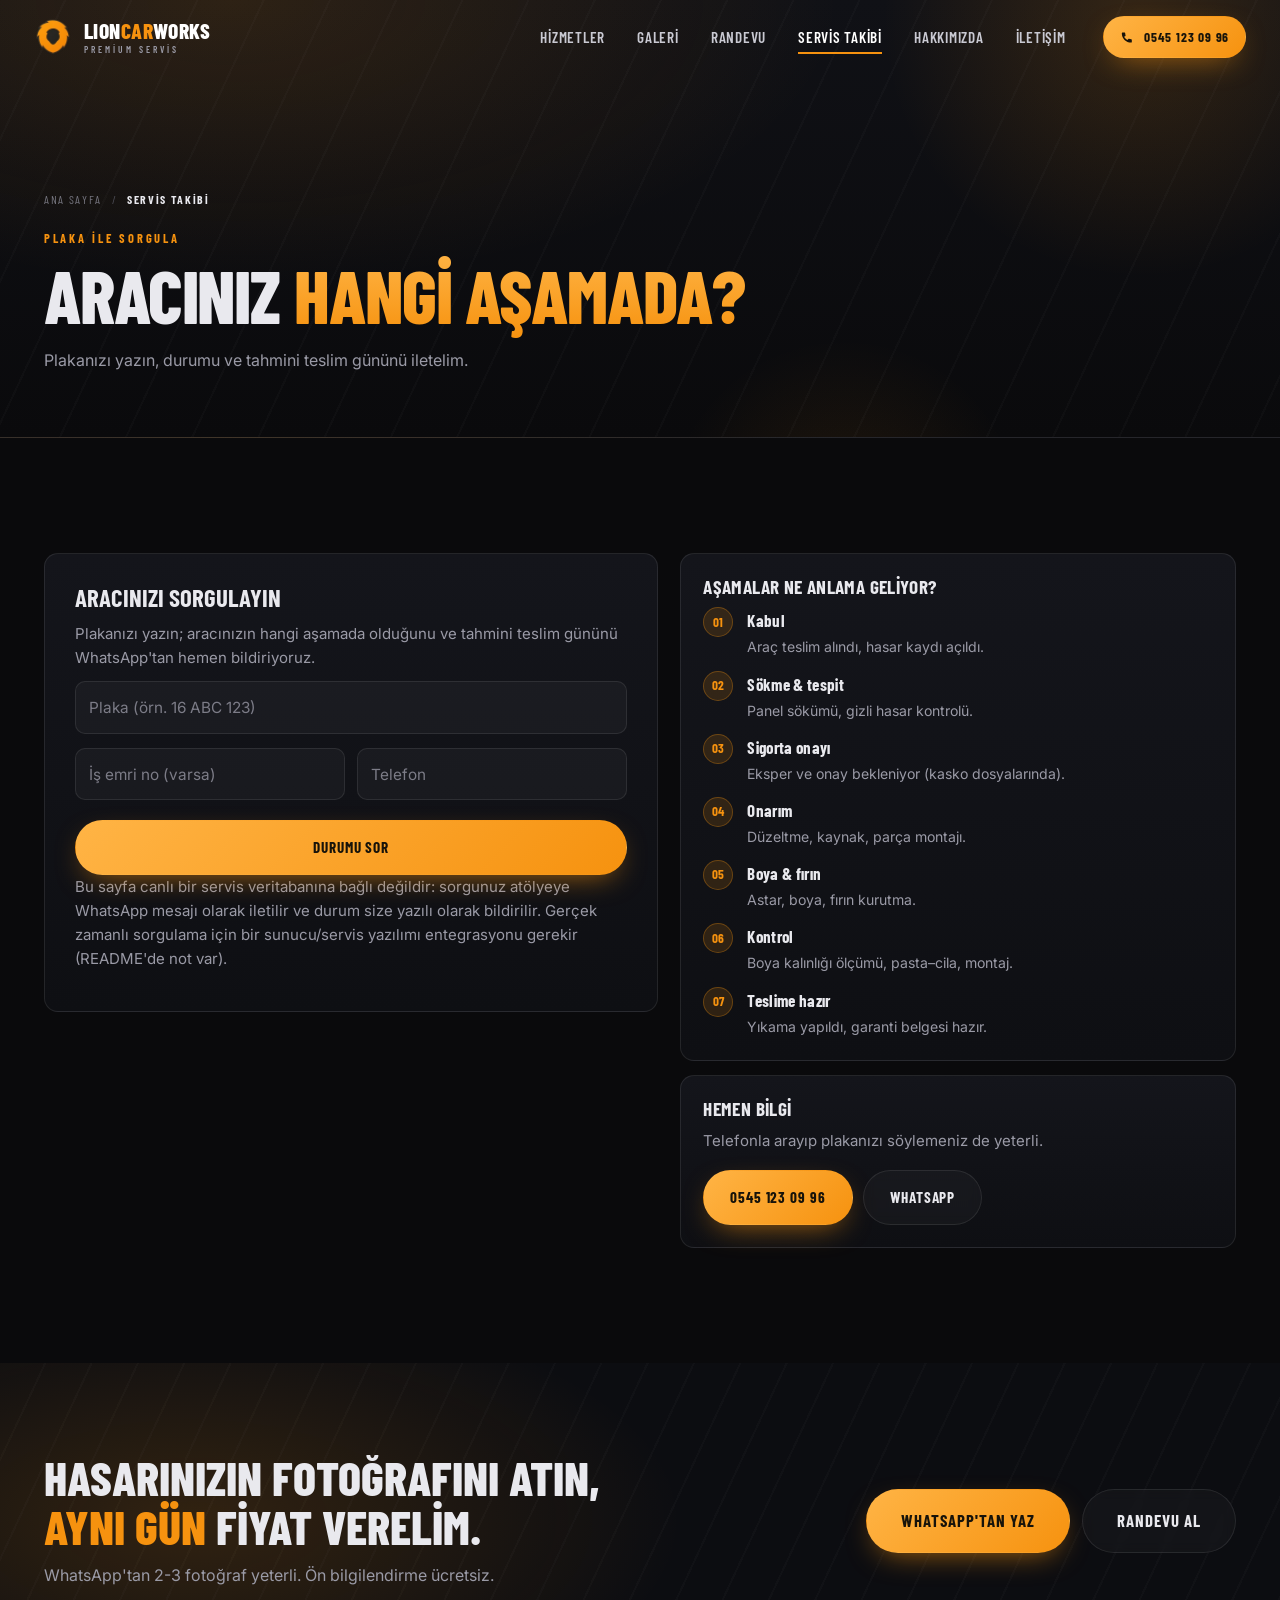
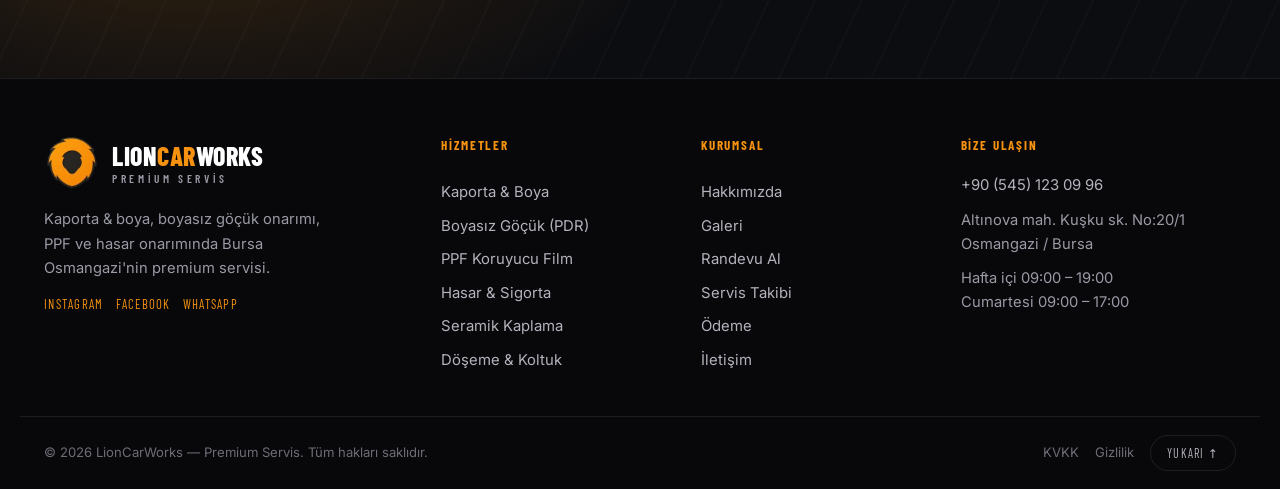
<file: takip.html>
<!DOCTYPE html>
<html lang="tr">
<head>
<meta charset="UTF-8">
<meta name="viewport" content="width=device-width, initial-scale=1">
<title>Servis Takibi | LionCarWorks</title>
<meta name="description" content="Aracınız hangi aşamada? Plakanızı yazın, servis durumunu ve tahmini teslim gününü bildirelim.">
<meta name="theme-color" content="#0a0a0c">
<meta property="og:title" content="Servis Takibi | LionCarWorks">
<meta property="og:description" content="Aracınız hangi aşamada? Plakanızı yazın, servis durumunu ve tahmini teslim gününü bildirelim.">
<meta property="og:type" content="website">
<link rel="icon" href="assets/img/favicon.png" type="image/png" sizes="96x96">
<link rel="icon" href="assets/img/favicon-32.png" type="image/png" sizes="32x32">
<link rel="apple-touch-icon" href="assets/img/apple-touch-icon.png">
<link rel="preconnect" href="https://fonts.googleapis.com">
<link rel="preconnect" href="https://fonts.gstatic.com" crossorigin>
<link href="https://fonts.googleapis.com/css2?family=Barlow+Condensed:wght@500;600;700;800&family=Inter:wght@400;500;600&display=swap" rel="stylesheet">
<link rel="stylesheet" href="assets/css/style.css">
</head>
<body>

<header class="nav" id="nav">
  <a href="index.html" class="nav__brand brand" aria-label="LionCarWorks ana sayfa">
    <img class="brand__mark" src="assets/img/logo-mark.png" alt="" width="160" height="160">
    <span class="brand__txt">LION<b>CAR</b>WORKS<small>Premium Servis</small></span>
  </a>
  <nav class="nav__links" id="navLinks" aria-label="Ana menü">
    <a href="hizmetler.html">Hizmetler</a>
    <a href="galeri.html">Galeri</a>
    <a href="randevu.html">Randevu</a>
    <a href="takip.html" class="is-active">Servis Takibi</a>
    <a href="hakkimizda.html">Hakkımızda</a>
    <a href="iletisim.html">İletişim</a>
  </nav>
  <div class="nav__actions">
    <a class="btn btn--sm btn--gold" href="tel:+905451230996">
      <svg viewBox="0 0 24 24" width="15" height="15" aria-hidden="true"><path fill="currentColor" d="M6.6 10.8c1.1 2.2 2.9 4 5.1 5.1l1.7-1.7c.3-.3.7-.4 1-.2 1.1.4 2.3.6 3.5.6.6 0 1 .4 1 1V19c0 .6-.4 1-1 1-8.3 0-15-6.7-15-15 0-.6.4-1 1-1h3.4c.6 0 1 .4 1 1 0 1.2.2 2.4.6 3.5.1.3 0 .7-.2 1l-2.1 1.3z"/></svg>
      0545 123 09 96
    </a>
    <button class="nav__burger" id="navBurger" type="button" aria-label="Menü" aria-expanded="false"><i></i><i></i><i></i></button>
  </div>
  <div class="nav__progress" id="navProgress" aria-hidden="true"></div>
</header>

<section class="pagehead">
  <div class="pagehead__bg" aria-hidden="true"><span></span><span></span></div>
  <div class="wrap">
    <nav class="crumb" aria-label="Site haritası"><a href="index.html">Ana Sayfa</a> <span>/</span> <b>Servis Takibi</b></nav>
    <p class="pagehead__kicker reveal">Plaka ile sorgula</p>
    <h1 class="pagehead__title reveal" data-delay="80">Aracınız <em>hangi aşamada?</em></h1>
    <p class="pagehead__lead reveal" data-delay="160">Plakanızı yazın, durumu ve tahmini teslim gününü iletelim.</p>
  </div>
</section>

<section class="section">
  <div class="wrap">
    <div class="split">
      <form class="panel reveal" id="takipForm" data-wa-subject="Servis durumu sorgusu:">
        <h2 class="panel__title">Aracınızı sorgulayın</h2>
        <p class="panel__lead">Plakanızı yazın; aracınızın hangi aşamada olduğunu ve tahmini
          teslim gününü WhatsApp'tan hemen bildiriyoruz.</p>

        <div class="field">
          <input type="text" id="t-plate" name="plate" required placeholder=" " autocomplete="off">
          <label for="t-plate">Plaka (örn. 16 ABC 123)</label>
        </div>
        <div class="field-row">
          <div class="field">
            <input type="text" id="t-order" name="order" placeholder=" ">
            <label for="t-order">İş emri no (varsa)</label>
          </div>
          <div class="field">
            <input type="tel" id="t-phone" name="phone" required placeholder=" ">
            <label for="t-phone">Telefon</label>
          </div>
        </div>
        <button class="btn btn--gold btn--block" type="submit">Durumu Sor</button>
        <p class="note">Bu sayfa canlı bir servis veritabanına bağlı değildir: sorgunuz atölyeye
          WhatsApp mesajı olarak iletilir ve durum size yazılı olarak bildirilir. Gerçek zamanlı
          sorgulama için bir sunucu/servis yazılımı entegrasyonu gerekir (README'de not var).</p>
      </form>

      <aside class="stack">
        <div class="panel panel--tight reveal" data-delay="100">
          <h3 class="panel__title panel__title--sm">Aşamalar ne anlama geliyor?</h3>
          <ol class="phases">
            <li><b>Kabul</b><span>Araç teslim alındı, hasar kaydı açıldı.</span></li>
            <li><b>Sökme &amp; tespit</b><span>Panel sökümü, gizli hasar kontrolü.</span></li>
            <li><b>Sigorta onayı</b><span>Eksper ve onay bekleniyor (kasko dosyalarında).</span></li>
            <li><b>Onarım</b><span>Düzeltme, kaynak, parça montajı.</span></li>
            <li><b>Boya &amp; fırın</b><span>Astar, boya, fırın kurutma.</span></li>
            <li><b>Kontrol</b><span>Boya kalınlığı ölçümü, pasta–cila, montaj.</span></li>
            <li><b>Teslime hazır</b><span>Yıkama yapıldı, garanti belgesi hazır.</span></li>
          </ol>
        </div>
        <div class="panel panel--tight reveal" data-delay="180">
          <h3 class="panel__title panel__title--sm">Hemen bilgi</h3>
          <p>Telefonla arayıp plakanızı söylemeniz de yeterli.</p>
          <div class="panel__btns">
            <a class="btn btn--gold magnetic" href="tel:+905451230996">0545 123 09 96</a>
            <a class="btn btn--ghost magnetic" href="https://wa.me/905451230996" target="_blank" rel="noopener">WhatsApp</a>
          </div>
        </div>
      </aside>
    </div>
  </div>
</section>

<section class="cta-band">
  <div class="cta-band__bg" aria-hidden="true"></div>
  <div class="wrap cta-band__inner">
    <div>
      <h2 class="reveal">Hasarınızın fotoğrafını atın,<br><em>aynı gün</em> fiyat verelim.</h2>
      <p class="reveal" data-delay="100">WhatsApp'tan 2-3 fotoğraf yeterli. Ön bilgilendirme ücretsiz.</p>
    </div>
    <div class="cta-band__btns reveal" data-delay="200">
      <a class="btn btn--gold btn--lg magnetic" href="https://wa.me/905451230996?text=Merhaba%2C%20hasar%20foto%C4%9Fraflar%C4%B1n%C4%B1%20g%C3%B6nderiyorum." target="_blank" rel="noopener">WhatsApp'tan Yaz</a>
      <a class="btn btn--ghost btn--lg magnetic" href="randevu.html">Randevu Al</a>
    </div>
  </div>
</section>

<footer class="footer">
  <div class="wrap footer__inner">
    <div class="footer__brand">
      <span class="brand brand--lg">
        <img class="brand__mark" src="assets/img/logo-mark.png" alt="LionCarWorks" width="160" height="160">
        <span class="brand__txt">LION<b>CAR</b>WORKS<small>Premium Servis</small></span>
      </span>
      <p>Kaporta &amp; boya, boyasız göçük onarımı, PPF ve hasar onarımında
        Bursa Osmangazi'nin premium servisi.</p>
      <div class="footer__social">
        <a href="https://www.instagram.com/lioncarworks/" target="_blank" rel="noopener">Instagram</a>
        <a href="https://www.facebook.com/lioncarworks?locale=tr_TR" target="_blank" rel="noopener">Facebook</a>
        <a href="https://wa.me/905451230996" target="_blank" rel="noopener">WhatsApp</a>
      </div>
    </div>
    <nav class="footer__nav" aria-label="Hizmetler">
      <h4>Hizmetler</h4>
      <a href="hizmetler.html#kaporta-boya">Kaporta &amp; Boya</a>
      <a href="hizmetler.html#pdr">Boyasız Göçük (PDR)</a>
      <a href="hizmetler.html#ppf">PPF Koruyucu Film</a>
      <a href="hizmetler.html#hasar-sigorta">Hasar &amp; Sigorta</a>
      <a href="hizmetler.html#seramik">Seramik Kaplama</a>
      <a href="hizmetler.html#doseme">Döşeme &amp; Koltuk</a>
    </nav>
    <nav class="footer__nav" aria-label="Kurumsal">
      <h4>Kurumsal</h4>
      <a href="hakkimizda.html">Hakkımızda</a>
      <a href="galeri.html">Galeri</a>
      <a href="randevu.html">Randevu Al</a>
      <a href="takip.html">Servis Takibi</a>
      <a href="odeme.html">Ödeme</a>
      <a href="iletisim.html">İletişim</a>
    </nav>
    <div class="footer__contact">
      <h4>Bize ulaşın</h4>
      <a href="tel:+905451230996">+90 (545) 123 09 96</a>
      <p>Altınova mah. Kuşku sk. No:20/1<br>Osmangazi / Bursa</p>
      <p class="footer__hours">Hafta içi 09:00 – 19:00<br>Cumartesi 09:00 – 17:00</p>
    </div>
  </div>
  <div class="footer__bar">
    <span>&copy; <span id="year">2026</span> LionCarWorks — Premium Servis. Tüm hakları saklıdır.</span>
    <span class="footer__legal">
      <a href="kvkk.html">KVKK</a>
      <a href="gizlilik.html">Gizlilik</a>
      <button class="footer__top" id="toTop" type="button">Yukarı &uarr;</button>
    </span>
  </div>
</footer>

<div class="callbar">
  <a href="tel:+905451230996">Ara</a>
  <a href="https://wa.me/905451230996" target="_blank" rel="noopener" class="callbar__wa">WhatsApp</a>
  <a href="https://www.google.com/maps/search/?api=1&amp;query=Alt%C4%B1nova%20mah.%20Ku%C5%9Fku%20sk.%20No%3A20%2F1%20Osmangazi%20Bursa" target="_blank" rel="noopener">Yol Tarifi</a>
</div>

<div class="cursor" id="cursor" aria-hidden="true"></div>

<script src="assets/js/engine-sound.js"></script>
<script src="assets/js/main.js"></script>
</body>
</html>
</file>
<file: assets/css/style.css>
/* ==========================================================================
   LionCarWorks — style.css
   Renk paleti: kömür siyahı zemin + aslan sarısı (amber) vurgu
   ========================================================================== */

:root{
  --bg:#0a0a0c;
  --bg-2:#0e0f13;
  --bg-3:#14151a;
  --line:rgba(255,255,255,.09);
  --txt:#e9e9ee;
  --txt-dim:#9a9aa6;
  --gold:#f6920f;
  --gold-2:#ffb445;
  --gold-dim:rgba(246,146,15,.14);
  --red:#e3342f;
  --wrap:1240px;
  --r:14px;
  --ease:cubic-bezier(.22,1,.36,1);
  --head:"Barlow Condensed","Arial Narrow",system-ui,sans-serif;
  --body:"Inter",system-ui,-apple-system,"Segoe UI",sans-serif;
}

*,*::before,*::after{box-sizing:border-box}

html{scroll-behavior:smooth;overflow-x:hidden}

body{
  margin:0;
  background:var(--bg);
  color:var(--txt);
  font-family:var(--body);
  font-size:16px;
  line-height:1.65;
  -webkit-font-smoothing:antialiased;
  overflow-x:hidden;
}
body.is-locked{overflow:hidden;height:100vh}

img,svg,iframe{max-width:100%;display:block}
a{color:inherit;text-decoration:none}
button{font:inherit;color:inherit}
code{font-family:ui-monospace,Consolas,monospace;font-size:.82em;background:rgba(255,255,255,.06);padding:.1em .4em;border-radius:4px}

::selection{background:var(--gold);color:#12100b}

/* ---------- ortak yerleşim ---------- */
.wrap{width:100%;max-width:var(--wrap);margin:0 auto;padding:0 24px}
.wrap--narrow{max-width:880px}
.section{padding:clamp(72px,9vw,132px) 0;position:relative}
.section--alt{background:
  radial-gradient(1200px 500px at 50% 0%,rgba(246,146,15,.05),transparent 70%),
  var(--bg-2);
  border-top:1px solid var(--line);
  border-bottom:1px solid var(--line);
}

.note{color:#75757f;font-size:.8rem;margin-top:18px;line-height:1.6}
.note--center{text-align:center}

/* ---------- bölüm başlıkları ---------- */
.sechead{max-width:760px;margin:0 auto clamp(40px,5vw,68px);text-align:center}
.sechead--left{text-align:left;margin-left:0}
.sechead__kicker{
  font-family:var(--head);font-weight:700;letter-spacing:.22em;text-transform:uppercase;
  font-size:.78rem;color:var(--gold);margin:0 0 14px;
}
.sechead__title{
  font-family:var(--head);font-weight:800;text-transform:uppercase;
  font-size:clamp(2rem,5.2vw,3.6rem);line-height:.98;letter-spacing:-.01em;margin:0;
}
.sechead__title em{
  font-style:normal;color:var(--gold);
  background:linear-gradient(180deg,var(--gold-2),var(--gold));
  -webkit-background-clip:text;background-clip:text;-webkit-text-fill-color:transparent;
}
.sechead__lead{color:var(--txt-dim);margin:18px auto 0;max-width:620px}

/* ---------- butonlar ---------- */
.btn{
  --btn-bg:transparent;
  position:relative;display:inline-flex;align-items:center;justify-content:center;gap:9px;
  padding:14px 26px;border:1px solid var(--line);border-radius:100px;
  font-family:var(--head);font-weight:700;letter-spacing:.06em;text-transform:uppercase;
  font-size:.95rem;cursor:pointer;background:var(--btn-bg);
  transition:transform .45s var(--ease),background .3s,border-color .3s,color .3s,box-shadow .45s;
  will-change:transform;overflow:hidden;
}
.btn--sm{padding:9px 16px;font-size:.84rem}
.btn--lg{padding:17px 34px;font-size:1.05rem}
.btn--block{width:100%;margin-top:6px}
.btn--gold{
  background:linear-gradient(135deg,var(--gold-2),var(--gold));
  border-color:transparent;color:#17130a;
  box-shadow:0 10px 30px -12px rgba(246,146,15,.75);
}
.btn--gold:hover{box-shadow:0 16px 40px -12px rgba(246,146,15,.9);filter:brightness(1.06)}
.btn--ghost{color:var(--txt);background:rgba(255,255,255,.03);backdrop-filter:blur(6px)}
.btn--ghost:hover{border-color:var(--gold);color:var(--gold-2)}
.btn__play{
  width:0;height:0;border-style:solid;border-width:6px 0 6px 10px;
  border-color:transparent transparent transparent currentColor;
}

/* ---------- marka kilidi: logo işareti + kelime markası ---------- */
.brand{display:inline-flex;align-items:center;gap:12px;line-height:1}
.brand__mark{width:auto;height:40px;flex:none;display:block}
.brand__txt{
  font-family:var(--head);font-weight:800;text-transform:uppercase;
  font-size:1.34rem;letter-spacing:.02em;line-height:1;color:#fff;white-space:nowrap;
}
.brand__txt b{color:var(--gold);font-weight:800}
.brand__txt small{
  display:block;margin-top:4px;font-weight:600;font-size:.44em;
  letter-spacing:.32em;color:var(--txt-dim);
}
.brand--lg .brand__mark{height:56px}
.brand--lg .brand__txt{font-size:1.62rem}
.brand--stack{flex-direction:column;gap:16px}
.brand--stack .brand__mark{height:clamp(88px,19vw,124px)}
.brand--stack .brand__txt{font-size:clamp(1.7rem,6.4vw,2.5rem);letter-spacing:.05em}

/* ==========================================================================
   KONTAK EKRANI (intro)
   ========================================================================== */
.ignition{
  position:fixed;inset:0;z-index:200;display:grid;place-items:center;
  background:radial-gradient(900px 600px at 50% 45%,#16171d,#07070a 70%);
  overflow:hidden;
}
.ignition__grid{
  position:absolute;inset:-40%;
  background-image:linear-gradient(rgba(255,255,255,.055) 1px,transparent 1px),
                   linear-gradient(90deg,rgba(255,255,255,.055) 1px,transparent 1px);
  background-size:58px 58px;
  transform:perspective(600px) rotateX(62deg) translateY(-12%);
  mask-image:radial-gradient(circle at 50% 40%,#000 10%,transparent 62%);
  animation:gridPan 9s linear infinite;
}
@keyframes gridPan{to{background-position:0 58px,58px 0}}

.ignition__inner{
  position:relative;z-index:2;text-align:center;padding:24px;
  width:100%;max-width:560px;
}
.ignition__logo{margin:0 auto 10px;filter:drop-shadow(0 14px 44px rgba(246,146,15,.3))}
.ignition__kicker{
  font-family:var(--head);letter-spacing:.3em;text-transform:uppercase;
  font-size:.74rem;color:var(--txt-dim);margin:0 0 42px;
}

.ignition__btn{
  /* display:grid onu blok kutusuna çevirdiği için ortalama margin ile yapılır */
  position:relative;margin:0 auto;width:168px;height:168px;border-radius:50%;cursor:pointer;
  background:radial-gradient(circle at 50% 35%,#2a2b33,#12131a 70%);
  border:1px solid rgba(255,255,255,.14);
  box-shadow:inset 0 2px 0 rgba(255,255,255,.12),0 24px 60px -24px #000;
  display:grid;place-items:center;transition:transform .3s var(--ease);
}
.ignition__btn:hover{transform:scale(1.04)}
.ignition__btn:active{transform:scale(.97)}
.ignition__btnLabel{
  font-family:var(--head);font-weight:800;letter-spacing:.14em;line-height:1.05;
  font-size:1.18rem;color:var(--gold);text-shadow:0 0 22px rgba(246,146,15,.55);
}
.ignition__btnRing{
  position:absolute;inset:-10px;border-radius:50%;
  border:1px solid rgba(246,146,15,.45);
  animation:pulseRing 2.1s ease-out infinite;
}
.ignition__btn::after{
  content:"";position:absolute;inset:-10px;border-radius:50%;
  border:1px solid rgba(246,146,15,.25);
  animation:pulseRing 2.1s ease-out infinite .7s;
}
@keyframes pulseRing{
  0%{transform:scale(1);opacity:.9}
  100%{transform:scale(1.42);opacity:0}
}
.ignition__hint{margin:34px 0 0;font-size:.82rem;color:#6e6e78}
.ignition__skip{
  background:none;border:0;padding:0;color:var(--txt-dim);
  text-decoration:underline;text-underline-offset:3px;cursor:pointer;
}
.ignition__skip:hover{color:var(--gold)}

/* garaj kapısı açılma animasyonu */
.garage-door{
  position:absolute;left:0;width:100%;height:50%;z-index:3;pointer-events:none;
  background:
    repeating-linear-gradient(180deg,#1b1c22 0 26px,#141519 26px 28px),
    #16171c;
  border-color:rgba(255,255,255,.08);
  transform:translateY(0);opacity:0;
  transition:transform 1.05s cubic-bezier(.7,0,.25,1),opacity .2s;
}
.garage-door--top{top:0;border-bottom:2px solid rgba(246,146,15,.5)}
.garage-door--bottom{bottom:0;border-top:2px solid rgba(246,146,15,.5)}
.ignition.is-opening .garage-door{opacity:1}
.ignition.is-opening .garage-door--top{transform:translateY(-100%)}
.ignition.is-opening .garage-door--bottom{transform:translateY(100%)}
.ignition.is-opening .ignition__inner{opacity:0;transform:scale(.94);transition:.4s var(--ease)}
.ignition.is-done{opacity:0;visibility:hidden;transition:opacity .4s .25s,visibility 0s .65s}

/* motor titremesi: kontak çevrilince tüm sayfa hafifçe sarsılır */
body.is-shaking{animation:engineShake .42s ease-in-out 2}
@keyframes engineShake{
  0%,100%{transform:translate3d(0,0,0)}
  20%{transform:translate3d(-1.5px,1px,0)}
  45%{transform:translate3d(1.5px,-1px,0)}
  70%{transform:translate3d(-1px,-1.5px,0)}
}

/* ==========================================================================
   NAV
   ========================================================================== */
.nav{
  position:fixed;top:0;left:0;right:0;z-index:100;
  display:flex;align-items:center;gap:24px;
  padding:16px clamp(16px,3vw,34px);
  transition:background .4s,backdrop-filter .4s,padding .4s,border-color .4s;
  border-bottom:1px solid transparent;
}
.nav.is-stuck{
  background:rgba(10,10,12,.82);backdrop-filter:blur(14px) saturate(140%);
  border-bottom-color:var(--line);padding-top:10px;padding-bottom:10px;
}
.nav__brand{margin-right:auto}
.nav__brand .brand__mark{height:38px}
.nav__links{display:flex;gap:6px}
.nav__links a{
  position:relative;padding:8px 13px;border-radius:8px;
  font-family:var(--head);font-weight:600;letter-spacing:.05em;
  text-transform:uppercase;font-size:.95rem;color:#c9c9d2;transition:color .25s;
}
.nav__links a::after{
  content:"";position:absolute;left:13px;right:13px;bottom:4px;height:2px;
  background:var(--gold);transform:scaleX(0);transform-origin:left;
  transition:transform .35s var(--ease);
}
.nav__links a:hover,.nav__links a.is-active{color:#fff}
.nav__links a:hover::after,.nav__links a.is-active::after{transform:scaleX(1)}

.nav__actions{display:flex;align-items:center;gap:10px}

.nav__burger{display:none;flex-direction:column;gap:5px;background:none;border:0;padding:8px;cursor:pointer}
.nav__burger i{width:24px;height:2px;background:var(--txt);transition:.3s var(--ease)}
.nav.is-open .nav__burger i:nth-child(1){transform:translateY(7px) rotate(45deg)}
.nav.is-open .nav__burger i:nth-child(2){opacity:0}
.nav.is-open .nav__burger i:nth-child(3){transform:translateY(-7px) rotate(-45deg)}

.nav__progress{
  position:absolute;left:0;bottom:-1px;height:2px;width:0;
  background:linear-gradient(90deg,var(--gold),var(--gold-2));
  box-shadow:0 0 12px rgba(246,146,15,.8);
}

/* ==========================================================================
   HERO
   ========================================================================== */
.hero{
  position:relative;min-height:100svh;display:flex;align-items:center;
  padding:130px 0 90px;overflow:hidden;
}
.hero__bg{position:absolute;inset:0;z-index:0}
.hero__glow{
  position:absolute;width:820px;height:820px;left:50%;top:40%;
  transform:translate(-50%,-50%);pointer-events:none;
  background:radial-gradient(circle,rgba(246,146,15,.17),rgba(246,146,15,.05) 40%,transparent 68%);
  transition:transform .45s ease-out;
}
.hero__stripes{
  position:absolute;inset:0;opacity:.5;
  background:repeating-linear-gradient(115deg,transparent 0 58px,rgba(255,255,255,.022) 58px 60px);
}
/* yol şeritleri: aşağıya doğru akar */
/* akan yol şeritleri: metnin sağında kalsın, içeriği kesmesin */
.hero__road{position:absolute;right:0;bottom:0;width:46%;height:52%;overflow:hidden;perspective:340px}
.hero__road span{
  position:absolute;left:38%;width:10px;height:70px;border-radius:5px;
  background:linear-gradient(180deg,rgba(246,146,15,0),rgba(246,146,15,.5));
  transform-origin:bottom;animation:roadFlow 2.4s linear infinite;
}
.hero__road span:nth-child(1){animation-delay:0s}
.hero__road span:nth-child(2){animation-delay:.4s}
.hero__road span:nth-child(3){animation-delay:.8s}
.hero__road span:nth-child(4){animation-delay:1.2s}
.hero__road span:nth-child(5){animation-delay:1.6s}
.hero__road span:nth-child(6){animation-delay:2s}
@keyframes roadFlow{
  0%{transform:translate(-50%,-120px) scale(.25);opacity:0}
  25%{opacity:.85}
  100%{transform:translate(-50%,420px) scale(1.9);opacity:0}
}

.hero__content{position:relative;z-index:2;width:100%;max-width:var(--wrap);margin:0 auto;padding:0 24px}
.hero__kicker{
  display:inline-flex;align-items:center;gap:10px;margin:0 0 22px;
  padding:7px 16px;border:1px solid rgba(246,146,15,.35);border-radius:100px;
  background:var(--gold-dim);
  font-family:var(--head);font-weight:600;letter-spacing:.14em;text-transform:uppercase;
  font-size:.78rem;color:var(--gold-2);
}
.hero__kicker .dot{width:7px;height:7px;border-radius:50%;background:var(--gold);box-shadow:0 0 0 0 rgba(246,146,15,.7);animation:dotPulse 1.8s infinite}
@keyframes dotPulse{70%{box-shadow:0 0 0 9px rgba(246,146,15,0)}100%{box-shadow:0 0 0 0 rgba(246,146,15,0)}}

.hero__title{
  font-family:var(--head);font-weight:800;text-transform:uppercase;
  font-size:clamp(2.9rem,10.5vw,8.4rem);line-height:1;letter-spacing:-.02em;
  margin:0 0 26px;
}
/* satır maskesi: İ ve Ü gibi harflerin noktaları kırpılmasın diye
   line-height 1 tutulup satır araları negatif boşlukla sıkıştırılır */
.hero__title .line{display:block;overflow:hidden}
.hero__title .line+.line{margin-top:-.1em}
.hero__title .line>span{
  display:block;transform:translateY(110%);
  animation:lineUp 1s var(--ease) forwards;
}
.hero__title .line:nth-child(1)>span{animation-delay:.15s}
.hero__title .line:nth-child(2)>span{animation-delay:.28s}
.hero__title .line:nth-child(3)>span{animation-delay:.41s}
@keyframes lineUp{to{transform:translateY(0)}}
/* kontak ekranı kapanana kadar başlık animasyonu beklesin */
body.is-locked .hero__title .line>span{animation-play-state:paused}
.hero__title .line--gold>span{
  background:linear-gradient(100deg,var(--gold),var(--gold-2) 45%,#fff2d0);
  -webkit-background-clip:text;background-clip:text;-webkit-text-fill-color:transparent;
}
#heroType::after{
  content:"";display:inline-block;width:3px;height:.78em;margin-left:.08em;
  background:var(--gold);-webkit-text-fill-color:var(--gold);
  vertical-align:-.06em;animation:caret .9s steps(1) infinite;
}
@keyframes caret{50%{opacity:0}}

.hero__lead{max-width:600px;color:#b6b6c0;font-size:1.06rem;margin:0 0 34px}
.hero__cta{display:flex;flex-wrap:wrap;gap:14px;margin-bottom:46px}

.hero__badges{
  list-style:none;display:flex;flex-wrap:wrap;gap:12px;padding:0;margin:0;
}
.hero__badges li{
  padding:12px 20px;border:1px solid var(--line);border-radius:12px;
  background:rgba(255,255,255,.025);backdrop-filter:blur(4px);
}
.hero__badges strong{
  display:block;font-family:var(--head);font-size:1.26rem;font-weight:800;
  letter-spacing:.02em;color:var(--gold-2);line-height:1.1;
}
.hero__badges span{font-size:.8rem;color:var(--txt-dim)}

/* devir saati */
.tacho{
  position:absolute;right:max(24px,4vw);bottom:86px;z-index:2;
  width:clamp(128px,15vw,190px);text-align:center;
  filter:drop-shadow(0 18px 40px rgba(0,0,0,.6));
}
.tacho svg{width:100%;height:auto;overflow:visible}
.tacho__ring{fill:rgba(12,12,15,.72);stroke:rgba(255,255,255,.12);stroke-width:2}
.tacho__arc{fill:none;stroke:rgba(255,255,255,.12);stroke-width:5;stroke-linecap:round}
.tacho__ticks line{stroke:#6b6b75;stroke-width:2}
.tacho__ticks line.hot{stroke:var(--red)}
.tacho__needle{
  stroke:var(--red);stroke-width:3.4;stroke-linecap:round;
  transform-origin:100px 100px;transform:rotate(-125deg);
  transition:transform .35s var(--ease);
  filter:drop-shadow(0 0 7px rgba(227,52,47,.8));
}
.tacho__hub{fill:#20212a;stroke:rgba(255,255,255,.2);stroke-width:2}
.tacho__val{
  display:block;margin-top:-16px;
  font-family:var(--head);letter-spacing:.14em;font-size:.72rem;color:var(--txt-dim);
}
.tacho__val b{color:var(--gold-2);font-size:1.15rem}

.hero__scroll{
  position:absolute;left:50%;bottom:26px;transform:translateX(-50%);z-index:2;
  width:26px;height:42px;border:1px solid rgba(255,255,255,.22);border-radius:14px;
  display:grid;place-items:start center;padding-top:7px;
}
.hero__scroll span{width:3px;height:9px;border-radius:2px;background:var(--gold);animation:scrollDot 1.6s var(--ease) infinite}
@keyframes scrollDot{0%{transform:translateY(0);opacity:0}30%{opacity:1}100%{transform:translateY(18px);opacity:0}}

/* ==========================================================================
   KAYAN ŞERİT
   ========================================================================== */
.marquee{
  overflow:hidden;border-top:1px solid var(--line);border-bottom:1px solid var(--line);
  background:linear-gradient(90deg,#101116,#171821,#101116);padding:16px 0;
}
.marquee__track{
  display:flex;align-items:center;gap:30px;width:max-content;
  animation:marquee 30s linear infinite;
  font-family:var(--head);font-weight:700;text-transform:uppercase;letter-spacing:.1em;
  font-size:clamp(1rem,2vw,1.5rem);color:#d7d7de;
}
.marquee__track .sep{color:var(--gold);font-size:.7em}
@keyframes marquee{to{transform:translateX(-50%)}}
.marquee:hover .marquee__track{animation-play-state:paused}

/* ==========================================================================
   HİZMET KARTLARI
   ========================================================================== */
.cards{display:grid;grid-template-columns:repeat(auto-fit,minmax(290px,1fr));gap:18px}
.card{
  position:relative;padding:32px 28px 28px;border-radius:var(--r);
  border:1px solid var(--line);background:linear-gradient(180deg,#13141a,#0e0f13);
  transition:transform .5s var(--ease),border-color .4s,box-shadow .5s;
  transform-style:preserve-3d;will-change:transform;overflow:hidden;
}
.card::before{
  content:"";position:absolute;inset:0;opacity:0;transition:opacity .45s;
  background:radial-gradient(420px 220px at var(--mx,50%) var(--my,0%),rgba(246,146,15,.13),transparent 65%);
  pointer-events:none;
}
.card:hover{border-color:rgba(246,146,15,.42);box-shadow:0 30px 60px -34px rgba(0,0,0,.9)}
.card:hover::before{opacity:1}
.card--featured{border-color:rgba(246,146,15,.32);background:linear-gradient(180deg,#191712,#0f0f13)}
.card__tag{
  position:absolute;top:16px;right:16px;
  font-family:var(--head);font-weight:700;letter-spacing:.1em;text-transform:uppercase;font-size:.68rem;
  background:var(--gold);color:#17130a;padding:4px 11px;border-radius:100px;
}
.card__icon{
  width:56px;height:56px;border-radius:14px;display:grid;place-items:center;margin-bottom:20px;
  background:var(--gold-dim);border:1px solid rgba(246,146,15,.28);
}
.card__icon svg{width:30px;height:30px;fill:none;stroke:var(--gold);stroke-width:2;stroke-linecap:round;stroke-linejoin:round}
.card h3{
  font-family:var(--head);font-weight:700;text-transform:uppercase;letter-spacing:.01em;
  font-size:1.42rem;margin:0 0 10px;line-height:1.1;
}
.card p{color:var(--txt-dim);font-size:.95rem;margin:0 0 18px}
.card__list{list-style:none;padding:0;margin:0;display:flex;flex-wrap:wrap;gap:7px}
.card__list li{
  font-size:.78rem;color:#c7c7d0;padding:5px 11px;border-radius:100px;
  background:rgba(255,255,255,.05);border:1px solid var(--line);
}

/* ==========================================================================
   SÜREÇ
   ========================================================================== */
.steps{
  list-style:none;padding:0;margin:0;position:relative;
  display:grid;grid-template-columns:repeat(auto-fit,minmax(230px,1fr));gap:22px;
}
.steps__line{
  position:absolute;left:0;right:0;top:34px;height:2px;
  background:rgba(255,255,255,.08);overflow:hidden;
}
.steps__line i{
  display:block;height:100%;width:0;
  background:linear-gradient(90deg,var(--gold),var(--gold-2));
  box-shadow:0 0 14px rgba(246,146,15,.7);
  transition:width .2s linear;
}
.step{position:relative;padding-top:0}
.step__no{
  display:grid;place-items:center;width:68px;height:68px;border-radius:50%;
  background:var(--bg-3);border:1px solid rgba(246,146,15,.3);
  font-family:var(--head);font-weight:800;font-size:1.5rem;color:var(--gold);
  margin-bottom:20px;position:relative;z-index:1;
}
.step h3{font-family:var(--head);font-weight:700;text-transform:uppercase;font-size:1.32rem;margin:0 0 8px}
.step p{color:var(--txt-dim);font-size:.94rem;margin:0}

/* sayaçlar */
.counters{
  display:grid;grid-template-columns:repeat(auto-fit,minmax(170px,1fr));gap:16px;
  margin-top:clamp(48px,6vw,80px);
}
.counter{
  text-align:center;padding:26px 16px;border-radius:var(--r);
  border:1px solid var(--line);background:rgba(255,255,255,.025);
}
.counter b{
  display:block;font-family:var(--head);font-weight:800;line-height:1;
  font-size:clamp(2.1rem,4.4vw,3rem);
  background:linear-gradient(180deg,#fff6e2,var(--gold));
  -webkit-background-clip:text;background-clip:text;-webkit-text-fill-color:transparent;
}
.counter span{display:block;margin-top:8px;font-size:.84rem;color:var(--txt-dim)}

/* ==========================================================================
   ÖNCE / SONRA
   ========================================================================== */
.ba{
  position:relative;border-radius:var(--r);overflow:hidden;
  border:1px solid var(--line);aspect-ratio:16/9;user-select:none;
  background:#0d0e12;touch-action:pan-y;cursor:ew-resize;
}
.ba__pane{position:absolute;inset:0}
.ba__pane img{width:100%;height:100%;object-fit:cover}
/* her iki görsel de tam boyutta durur; yalnızca kırpma çizgisi hareket eder,
   böylece önce/sonra kareleri birbirine tam oturur */
.ba__pane--before{clip-path:inset(0 50% 0 0)}
.ba__label{
  position:absolute;bottom:16px;padding:6px 14px;border-radius:100px;
  font-family:var(--head);font-weight:700;letter-spacing:.14em;font-size:.76rem;
  background:rgba(8,8,10,.72);backdrop-filter:blur(6px);border:1px solid var(--line);
}
.ba__label--before{left:16px;color:#ff9c96}
.ba__label--after{right:16px;color:var(--gold-2)}
.ba__handle{
  position:absolute;top:0;bottom:0;left:50%;width:44px;margin-left:-22px;
  display:grid;place-items:center;cursor:ew-resize;
}
.ba__handle::before{
  content:"";position:absolute;top:0;bottom:0;left:50%;width:2px;margin-left:-1px;
  background:rgba(246,146,15,.9);box-shadow:0 0 14px rgba(246,146,15,.55);
}
.ba__handle i{
  width:44px;height:44px;border-radius:50%;
  background:var(--gold);color:#17130a;
  box-shadow:0 0 0 6px rgba(246,146,15,.18),0 14px 30px -10px #000;
  display:grid;place-items:center;
}
.ba__handle i::before{content:"\2194";font-size:1.25rem;font-weight:700;color:#17130a}
.ba__handle:focus-visible{outline:none}
.ba__handle:focus-visible i{box-shadow:0 0 0 4px #fff,0 0 0 9px rgba(246,146,15,.4)}

/* ==========================================================================
   GALERİ
   ========================================================================== */
.gallery{display:grid;grid-template-columns:repeat(auto-fit,minmax(340px,1fr));gap:16px}
.gal{
  margin:0;border-radius:var(--r);overflow:hidden;border:1px solid var(--line);
  background:#0f1014;transition:transform .5s var(--ease),border-color .4s;
  transform-style:preserve-3d;will-change:transform;
}
.gal:hover{border-color:rgba(246,146,15,.4)}
.gal__ph{
  aspect-ratio:4/3;position:relative;overflow:hidden;
  background:linear-gradient(135deg,#1a1c24,#0f1014 55%,#22242e);
}
.gal__ph::before{
  content:"";position:absolute;inset:-30%;
  background:linear-gradient(105deg,transparent 42%,rgba(255,255,255,.1) 50%,transparent 58%);
  transform:translateX(-60%);transition:transform 1.1s var(--ease);
}
.gal:hover .gal__ph::before{transform:translateX(60%)}
.gal__ph::after{
  content:"LionCarWorks";position:absolute;inset:0;display:grid;place-items:center;
  font-family:var(--head);letter-spacing:.3em;text-transform:uppercase;
  font-size:.74rem;color:rgba(255,255,255,.2);
}
.gal__ph--1{background:linear-gradient(135deg,#23252f,#0f1014)}
.gal__ph--2{background:linear-gradient(135deg,#2a2118,#0f1014)}
.gal__ph--3{background:linear-gradient(135deg,#1a222b,#0f1014)}
.gal__ph--4{background:linear-gradient(135deg,#2b1c1c,#0f1014)}
.gal__ph--5{background:linear-gradient(135deg,#1c2a26,#0f1014)}
.gal__ph--6{background:linear-gradient(135deg,#262130,#0f1014)}
.gal figcaption{
  padding:13px 16px;font-family:var(--head);font-weight:600;letter-spacing:.06em;
  text-transform:uppercase;font-size:.88rem;color:#c8c8d2;
  border-top:1px solid var(--line);
}
.gallery__cta{display:flex;flex-wrap:wrap;gap:12px;justify-content:center;margin-top:34px}

/* ==========================================================================
   CTA ŞERİDİ
   ========================================================================== */
.cta-band{position:relative;padding:clamp(60px,7vw,96px) 0;overflow:hidden;background:#0c0d11}
.cta-band__bg{
  position:absolute;inset:0;
  background:
    radial-gradient(700px 320px at 15% 50%,rgba(246,146,15,.16),transparent 70%),
    repeating-linear-gradient(115deg,transparent 0 40px,rgba(255,255,255,.02) 40px 42px);
}
.cta-band__inner{
  position:relative;display:flex;flex-wrap:wrap;align-items:center;
  justify-content:space-between;gap:28px;
}
.cta-band h2{
  font-family:var(--head);font-weight:800;text-transform:uppercase;
  font-size:clamp(1.8rem,4.4vw,3rem);line-height:1.02;margin:0;
}
.cta-band h2 em{font-style:normal;color:var(--gold)}
.cta-band p{color:var(--txt-dim);margin:12px 0 0}

/* ==========================================================================
   SSS
   ========================================================================== */
.faq{display:flex;flex-direction:column;gap:10px}
.faq__item{
  border:1px solid var(--line);border-radius:12px;background:rgba(255,255,255,.025);
  overflow:hidden;transition:border-color .3s,background .3s;
}
.faq__item[open]{border-color:rgba(246,146,15,.35);background:rgba(246,146,15,.05)}
.faq__item summary{
  cursor:pointer;list-style:none;padding:19px 56px 19px 22px;position:relative;
  font-family:var(--head);font-weight:600;font-size:1.16rem;letter-spacing:.01em;
}
.faq__item summary::-webkit-details-marker{display:none}
.faq__item summary::after{
  content:"";position:absolute;right:22px;top:50%;width:13px;height:13px;
  margin-top:-7px;
  background:
    linear-gradient(var(--gold),var(--gold)) center/13px 2px no-repeat,
    linear-gradient(var(--gold),var(--gold)) center/2px 13px no-repeat;
  transition:transform .35s var(--ease);
}
.faq__item[open] summary::after{transform:rotate(135deg)}
.faq__body{padding:0 22px 20px;color:var(--txt-dim);animation:faqIn .4s var(--ease)}
.faq__body p{margin:0}
@keyframes faqIn{from{opacity:0;transform:translateY(-6px)}to{opacity:1;transform:none}}

/* ==========================================================================
   İLETİŞİM
   ========================================================================== */
.infobox{
  display:block;padding:24px;border-radius:var(--r);
  border:1px solid var(--line);background:linear-gradient(180deg,#13141a,#0e0f13);
  transition:border-color .3s,transform .4s var(--ease);
}
.infobox:hover{border-color:rgba(246,146,15,.45);transform:translateY(-3px)}
.infobox__lbl{
  display:block;font-family:var(--head);letter-spacing:.2em;text-transform:uppercase;
  font-size:.72rem;color:var(--gold);margin-bottom:8px;
}
.infobox strong{display:block;font-family:var(--head);font-size:1.5rem;font-weight:700;line-height:1.24}
.infobox__sub{display:block;margin-top:8px;font-size:.84rem;color:var(--txt-dim)}
.contact__social{display:flex;flex-wrap:wrap;gap:10px;margin-top:4px}

.field{position:relative;margin-bottom:14px}
.field input,.field textarea,.field select{
  width:100%;padding:16px 14px 9px;border-radius:10px;
  border:1px solid var(--line);background:rgba(255,255,255,.035);
  color:var(--txt);font:inherit;font-size:.96rem;outline:none;
  transition:border-color .25s,background .25s;
}
.field textarea{resize:vertical;padding-top:20px}
.field select{padding:13px 14px;appearance:none;
  background-image:linear-gradient(45deg,transparent 50%,var(--gold) 50%),linear-gradient(135deg,var(--gold) 50%,transparent 50%);
  background-position:calc(100% - 20px) 55%,calc(100% - 14px) 55%;
  background-size:6px 6px,6px 6px;background-repeat:no-repeat;
}
.field input:focus,.field textarea:focus,.field select:focus{
  border-color:var(--gold);background:rgba(246,146,15,.06);
}
.field label{
  position:absolute;left:14px;top:14px;font-size:.96rem;color:#7c7c87;
  pointer-events:none;transition:.22s var(--ease);
}
.field input:focus+label,.field textarea:focus+label,
.field input:not(:placeholder-shown)+label,.field textarea:not(:placeholder-shown)+label{
  top:5px;font-size:.68rem;color:var(--gold);letter-spacing:.08em;text-transform:uppercase;
}
.field--select{display:flex;flex-direction:column;gap:6px}
/* statik etiket: .field label kuralını ezmesi için tip+sınıf birlikte */
.field label.label--static{
  position:static;left:auto;top:auto;pointer-events:auto;
  font-family:var(--head);letter-spacing:.14em;text-transform:uppercase;
  font-size:.72rem;color:var(--gold);
}

.map{
  margin-top:22px;border-radius:var(--r);overflow:hidden;
  border:1px solid var(--line);height:340px;
  filter:grayscale(.55) contrast(1.05) brightness(.85);transition:filter .5s;
}
.map:hover{filter:none}
.map iframe{width:100%;height:100%;border:0}

/* ==========================================================================
   FOOTER
   ========================================================================== */
.footer{background:#08080a;border-top:1px solid var(--line);padding-top:56px}
.footer__inner{
  display:grid;grid-template-columns:1.6fr 1fr 1fr 1.2fr;gap:30px;padding-bottom:44px;
}
.footer__brand .brand{margin-bottom:16px}
.footer__brand p{color:var(--txt-dim);font-size:.92rem;max-width:300px;margin:0}
.footer h4{
  font-family:var(--head);text-transform:uppercase;letter-spacing:.14em;
  font-size:.82rem;color:var(--gold);margin:0 0 14px;
}
.footer__nav{display:flex;flex-direction:column;gap:9px}
.footer__nav a,.footer__contact a{color:#b3b3bd;font-size:.93rem;transition:color .25s}
.footer__nav a:hover,.footer__contact a:hover{color:var(--gold)}
.footer__contact p{color:var(--txt-dim);font-size:.92rem;margin:10px 0 0}
.footer__bar{
  border-top:1px solid var(--line);padding:18px 24px;
  display:flex;flex-wrap:wrap;gap:12px;align-items:center;justify-content:space-between;
  max-width:var(--wrap);margin:0 auto;color:#6d6d77;font-size:.82rem;
}
.footer__top{
  background:none;border:1px solid var(--line);border-radius:100px;
  padding:7px 16px;cursor:pointer;color:#b3b3bd;
  font-family:var(--head);letter-spacing:.1em;text-transform:uppercase;font-size:.76rem;
  transition:color .25s,border-color .25s;
}
.footer__top:hover{color:var(--gold);border-color:var(--gold)}

/* ==========================================================================
   MOBİL ÇAĞRI ÇUBUĞU + İMLEÇ
   ========================================================================== */
.callbar{
  position:fixed;left:0;right:0;bottom:0;z-index:90;display:none;
  background:rgba(10,10,12,.94);backdrop-filter:blur(12px);
  border-top:1px solid var(--line);
}
.callbar a{
  flex:1;text-align:center;padding:14px 6px;
  font-family:var(--head);font-weight:700;letter-spacing:.1em;text-transform:uppercase;
  font-size:.86rem;border-right:1px solid var(--line);
}
.callbar a:last-child{border-right:0}
.callbar__wa{color:var(--gold)}

.cursor{
  position:fixed;top:0;left:0;z-index:150;width:26px;height:26px;border-radius:50%;
  border:1px solid rgba(246,146,15,.75);pointer-events:none;
  transform:translate(-50%,-50%);transition:width .25s,height .25s,background .25s,opacity .3s;
  mix-blend-mode:difference;opacity:0;
}
.cursor.is-on{opacity:1}
.cursor.is-hot{width:52px;height:52px;background:rgba(246,146,15,.18)}

/* ==========================================================================
   SCROLL REVEAL
   ========================================================================== */
.reveal{opacity:0;transform:translateY(28px);transition:opacity .75s var(--ease),transform .75s var(--ease)}
.reveal.is-in{opacity:1;transform:none}

/* ==========================================================================
   RESPONSIVE
   ========================================================================== */
@media (max-width:1040px){
  .footer__inner{grid-template-columns:1fr 1fr}
}
@media (max-width:900px){
  .nav__links{
    position:fixed;inset:0 0 auto;top:0;padding:96px 24px 32px;
    flex-direction:column;gap:2px;
    background:rgba(8,8,11,.97);backdrop-filter:blur(16px);
    transform:translateY(-102%);transition:transform .5s var(--ease);
    border-bottom:1px solid var(--line);
  }
  .nav.is-open .nav__links{transform:none}
  .nav__links a{font-size:1.5rem;padding:12px 4px}
  .nav__links a::after{left:4px;right:auto;width:38px}
  .nav__burger{display:flex}
  .nav__actions .btn--sm{padding:9px 13px}
  .split{grid-template-columns:1fr}
  .svc,.svc--alt,.about{grid-template-columns:1fr}
  .svc--alt .svc__media{order:0}
  .tacho{display:none}
  .hero__road{display:none}
  .hero{padding-top:110px}
  .steps__line{display:none}
}
@media (max-width:640px){
  body{font-size:15px}
  /* nav satırı taşmasın: arama işi alttaki sabit çubukta */
  .nav{gap:10px}
  .nav__actions .btn--sm{display:none}
  .nav__brand .brand__mark{height:32px}
  .nav__brand .brand__txt{font-size:1.05rem}
  .callbar{display:flex}
  .footer{padding-bottom:64px}
  .footer__inner{grid-template-columns:1fr;gap:26px}
  .hero__badges li{flex:1 1 44%}
  .ba{aspect-ratio:4/3}
  .cta-band__inner{flex-direction:column;align-items:flex-start}
  .btn--lg{width:100%}
  .hero__cta{flex-direction:column;align-items:stretch}
  .map{height:280px}
  .ignition__btn{width:142px;height:142px}
  .ignition__kicker{letter-spacing:.16em;font-size:.68rem;margin-bottom:32px}
}

/* dokunmatik cihazlarda özel imleci kapat */
@media (hover:none){
  .cursor{display:none}
}

/* hareketi azalt tercihi */
@media (prefers-reduced-motion:reduce){
  *,*::before,*::after{
    animation-duration:.001ms !important;animation-iteration-count:1 !important;
    transition-duration:.001ms !important;scroll-behavior:auto !important;
  }
  .reveal{opacity:1;transform:none}
  .hero__title .line>span{transform:none}
}

/* ==========================================================================
   İÇ SAYFA BİLEŞENLERİ  (hizmetler, galeri, randevu, takip, ödeme,
   hakkımızda, iletişim, hukuki metinler)
   ========================================================================== */

/* ---------- iç sayfa üst bandı ---------- */
.pagehead{
  position:relative;overflow:hidden;
  padding:clamp(128px,15vw,190px) 0 clamp(44px,5vw,66px);
  border-bottom:1px solid var(--line);
  background:radial-gradient(900px 420px at 18% 0%,rgba(246,146,15,.13),transparent 68%),
             linear-gradient(180deg,#101116,var(--bg));
}
.pagehead__bg{position:absolute;inset:0;pointer-events:none}
.pagehead__bg span{
  position:absolute;border-radius:50%;
  background:radial-gradient(circle,rgba(246,146,15,.16),transparent 70%);
}
.pagehead__bg span:nth-child(1){width:520px;height:520px;right:-120px;top:-240px}
.pagehead__bg span:nth-child(2){width:360px;height:360px;right:20%;bottom:-260px;opacity:.6}
.pagehead::after{
  content:"";position:absolute;inset:0;pointer-events:none;
  background:repeating-linear-gradient(115deg,transparent 0 58px,rgba(255,255,255,.02) 58px 60px);
}
.pagehead .wrap{position:relative;z-index:1}
.crumb{
  font-family:var(--head);letter-spacing:.14em;text-transform:uppercase;
  font-size:.74rem;color:#75757f;margin-bottom:18px;
}
.crumb a:hover{color:var(--gold)}
.crumb span{margin:0 6px;color:#4c4c55}
.crumb b{color:var(--txt)}
.pagehead__kicker{
  font-family:var(--head);font-weight:700;letter-spacing:.22em;text-transform:uppercase;
  font-size:.78rem;color:var(--gold);margin:0 0 12px;
}
.pagehead__title{
  font-family:var(--head);font-weight:800;text-transform:uppercase;
  font-size:clamp(2.3rem,6.5vw,4.6rem);line-height:.96;letter-spacing:-.015em;margin:0;
}
.pagehead__title em{
  font-style:normal;
  background:linear-gradient(180deg,var(--gold-2),var(--gold));
  -webkit-background-clip:text;background-clip:text;-webkit-text-fill-color:transparent;
}
.pagehead__lead{color:var(--txt-dim);margin:16px 0 0;max-width:620px}

/* ---------- bölüm altı ortak buton ---------- */
.section__cta{display:flex;justify-content:center;margin-top:34px}

/* ---------- kart eklentileri ---------- */
.cards--3{grid-template-columns:repeat(auto-fit,minmax(300px,1fr))}
.card__more{
  display:inline-block;margin-top:16px;
  font-family:var(--head);font-weight:700;letter-spacing:.08em;text-transform:uppercase;
  font-size:.86rem;color:var(--gold);
}
.card__more:hover{color:var(--gold-2);text-decoration:underline;text-underline-offset:4px}

/* ---------- hizmet çipleri (hizmetler sayfası) ---------- */
.pillrow{display:flex;flex-wrap:wrap;gap:9px;justify-content:center;margin-bottom:clamp(40px,5vw,64px)}
.pillrow a{
  padding:9px 18px;border:1px solid var(--line);border-radius:100px;
  background:rgba(255,255,255,.03);
  font-family:var(--head);font-weight:600;letter-spacing:.06em;text-transform:uppercase;
  font-size:.88rem;color:#c9c9d2;transition:border-color .25s,color .25s,background .25s;
}
.pillrow a:hover{border-color:var(--gold);color:var(--gold-2);background:var(--gold-dim)}

/* ---------- hizmet detay blokları ---------- */
.svcs{display:flex;flex-direction:column;gap:clamp(48px,7vw,96px)}
.svc{
  display:grid;grid-template-columns:.85fr 1.15fr;
  gap:clamp(24px,4vw,54px);align-items:center;scroll-margin-top:110px;
}
.svc--alt{grid-template-columns:1.15fr .85fr}
.svc--alt .svc__media{order:2}
.svc__ph{
  position:relative;aspect-ratio:4/3;border-radius:var(--r);overflow:hidden;
  border:1px solid var(--line);display:grid;place-items:center;
}
.svc__ph span{
  font-family:var(--head);font-weight:800;font-size:clamp(3rem,7vw,5.4rem);
  color:rgba(255,255,255,.07);letter-spacing:.06em;
}
.svc__ph::after{
  content:"LionCarWorks";position:absolute;bottom:14px;left:0;right:0;text-align:center;
  font-family:var(--head);letter-spacing:.3em;text-transform:uppercase;
  font-size:.7rem;color:rgba(255,255,255,.18);
}
.svc__ph--1{background:linear-gradient(135deg,#23252f,#0f1014)}
.svc__ph--2{background:linear-gradient(135deg,#2a2118,#0f1014)}
.svc__ph--3{background:linear-gradient(135deg,#1a222b,#0f1014)}
.svc__ph--4{background:linear-gradient(135deg,#2b1c1c,#0f1014)}
.svc__ph--5{background:linear-gradient(135deg,#1c2a26,#0f1014)}
.svc__ph--6{background:linear-gradient(135deg,#262130,#0f1014)}
.svc__body h2{
  font-family:var(--head);font-weight:800;text-transform:uppercase;
  font-size:clamp(1.7rem,3.4vw,2.6rem);line-height:1;margin:0 0 14px;
}
.svc__intro{color:var(--txt-dim);margin:0 0 20px}
.svc__list{list-style:none;padding:0;margin:0 0 22px;display:grid;gap:9px}
.svc__list li{position:relative;padding-left:26px;font-size:.96rem}
.svc__list li::before{
  content:"";position:absolute;left:0;top:.52em;width:12px;height:7px;
  border-left:2px solid var(--gold);border-bottom:2px solid var(--gold);
  transform:rotate(-45deg);
}
.svc__meta{display:flex;flex-wrap:wrap;gap:12px;margin:0 0 22px}
.svc__meta>div{
  flex:1 1 200px;padding:14px 16px;border:1px solid var(--line);border-radius:12px;
  background:rgba(255,255,255,.025);
}
.svc__meta dt{
  font-family:var(--head);letter-spacing:.16em;text-transform:uppercase;
  font-size:.7rem;color:var(--gold);margin-bottom:4px;
}
.svc__meta dd{margin:0;font-size:.92rem;color:#c9c9d2}
.svc__cta{display:flex;flex-wrap:wrap;gap:10px}

/* ---------- iki kolonlu yerleşim + paneller ---------- */
.split{display:grid;grid-template-columns:1.05fr .95fr;gap:22px;align-items:start}
.stack{display:flex;flex-direction:column;gap:14px}
.panel{
  padding:clamp(22px,3vw,30px);border-radius:var(--r);border:1px solid var(--line);
  background:linear-gradient(180deg,#14151b,#0e0f13);
}
.panel--tight{padding:22px}
.panel__title{
  font-family:var(--head);font-weight:700;text-transform:uppercase;
  font-size:1.55rem;margin:0 0 10px;line-height:1.1;
}
.panel__title--sm{font-size:1.2rem;letter-spacing:.02em}
.panel__lead{color:var(--txt-dim);font-size:.94rem;margin:0 0 22px}
.panel__btns{display:flex;flex-wrap:wrap;gap:10px;margin-top:16px}
.panel p{margin:0 0 10px;color:var(--txt-dim);font-size:.94rem}
.field-row{display:grid;grid-template-columns:1fr 1fr;gap:12px}

/* ---------- çalışma saatleri tablosu ---------- */
.hours{width:100%;border-collapse:collapse;font-size:.94rem}
.hours caption{
  text-align:left;font-family:var(--head);font-weight:700;text-transform:uppercase;
  letter-spacing:.02em;font-size:1.2rem;color:var(--txt);padding-bottom:12px;
}
.hours th,.hours td{padding:11px 0;border-bottom:1px solid var(--line);text-align:left;font-weight:500}
.hours th{color:var(--txt-dim);font-weight:500}
.hours td{text-align:right;font-family:var(--head);font-size:1.08rem;letter-spacing:.04em}
.hours tr:last-child th,.hours tr:last-child td{border-bottom:0}
.closed{color:#8d5c58}

/* ---------- işaretli liste / aşamalar ---------- */
.ticks{list-style:none;padding:0;margin:0;display:grid;gap:10px}
.ticks li{position:relative;padding-left:26px;font-size:.94rem;color:#c9c9d2}
.ticks li::before{
  content:"";position:absolute;left:0;top:.5em;width:12px;height:7px;
  border-left:2px solid var(--gold);border-bottom:2px solid var(--gold);
  transform:rotate(-45deg);
}
.phases{list-style:none;counter-reset:ph;padding:0;margin:0;display:grid;gap:12px}
.phases li{counter-increment:ph;position:relative;padding-left:44px}
.phases li::before{
  content:counter(ph,decimal-leading-zero);position:absolute;left:0;top:0;
  width:30px;height:30px;border-radius:50%;display:grid;place-items:center;
  background:var(--gold-dim);border:1px solid rgba(246,146,15,.3);
  font-family:var(--head);font-weight:700;font-size:.82rem;color:var(--gold);
}
.phases b{display:block;font-family:var(--head);font-size:1.06rem;letter-spacing:.02em}
.phases span{display:block;font-size:.88rem;color:var(--txt-dim)}

/* ---------- ana sayfa hızlı bağlantılar ---------- */
.quicklinks{display:grid;grid-template-columns:repeat(auto-fit,minmax(240px,1fr));gap:16px}
.quicklink{
  display:block;padding:26px 24px;border-radius:var(--r);border:1px solid var(--line);
  background:linear-gradient(180deg,#13141a,#0e0f13);
  transition:transform .45s var(--ease),border-color .3s;
}
.quicklink:hover{transform:translateY(-4px);border-color:rgba(246,146,15,.45)}
.quicklink__no{
  display:block;font-family:var(--head);font-weight:800;font-size:.9rem;
  letter-spacing:.2em;color:var(--gold);margin-bottom:14px;
}
.quicklink h3{font-family:var(--head);font-weight:700;text-transform:uppercase;font-size:1.3rem;margin:0 0 8px}
.quicklink p{color:var(--txt-dim);font-size:.92rem;margin:0}

/* ---------- ödeme: IBAN kutusu ve uyarı ---------- */
.iban{
  margin-top:26px;padding:clamp(22px,3vw,32px);border-radius:var(--r);
  border:1px solid rgba(246,146,15,.28);background:rgba(246,146,15,.05);
}
.iban h2{font-family:var(--head);font-weight:700;text-transform:uppercase;font-size:1.5rem;margin:0 0 18px}
.iban dl{display:grid;grid-template-columns:repeat(auto-fit,minmax(220px,1fr));gap:16px;margin:0}
.iban dt{
  font-family:var(--head);letter-spacing:.16em;text-transform:uppercase;
  font-size:.7rem;color:var(--gold);margin-bottom:4px;
}
.iban dd{margin:0;font-size:1rem}
.callout{
  margin-top:26px;padding:20px 22px;border-radius:12px;
  border:1px solid var(--line);border-left:3px solid var(--gold);
  background:rgba(255,255,255,.03);color:#c9c9d2;font-size:.95rem;
}
.callout b{
  color:var(--txt);display:block;margin-bottom:4px;
  font-family:var(--head);font-size:1.08rem;letter-spacing:.02em;
}
.callout--warn{border-left-color:var(--red);margin:0 0 30px}

/* ---------- hakkımızda ---------- */
.about{display:grid;grid-template-columns:1.1fr .9fr;gap:clamp(24px,4vw,54px);align-items:center}
.about__text h2{
  font-family:var(--head);font-weight:800;text-transform:uppercase;
  font-size:clamp(1.8rem,3.8vw,2.8rem);line-height:1;margin:0 0 18px;
}
.about__text h2 em{font-style:normal;color:var(--gold)}
.about__text p{color:var(--txt-dim);margin:0 0 14px}
.about__text a{color:var(--gold-2);text-decoration:underline;text-underline-offset:3px}
.about__ph{
  aspect-ratio:4/5;border-radius:var(--r);border:1px solid var(--line);
  background:linear-gradient(145deg,#23252f,#0f1014 60%,#2a2118);
  display:grid;place-items:center;
}
.about__ph span{
  font-family:var(--head);letter-spacing:.28em;text-transform:uppercase;
  font-size:.74rem;color:rgba(255,255,255,.2);
}

/* ---------- hukuki metinler ---------- */
.prose{color:#c3c3cd}
.prose h2{
  font-family:var(--head);font-weight:700;text-transform:uppercase;
  font-size:1.35rem;letter-spacing:.02em;color:var(--txt);margin:34px 0 10px;
}
.prose h2:first-child{margin-top:0}
.prose p{margin:0 0 12px}
.prose ul{margin:0 0 16px;padding-left:20px}
.prose li{margin-bottom:7px}
.prose b{color:var(--txt)}
.prose a{color:var(--gold-2);text-decoration:underline;text-underline-offset:3px}

/* ---------- footer eklentileri ---------- */
.footer__social{display:flex;flex-wrap:wrap;gap:12px;margin-top:14px}
.footer__social a{
  font-family:var(--head);letter-spacing:.1em;text-transform:uppercase;
  font-size:.8rem;color:var(--gold);
}
.footer__social a:hover{color:var(--gold-2)}
.footer__hours{font-size:.86rem}
.footer__legal{display:flex;align-items:center;gap:16px}
.footer__legal a:hover{color:var(--gold)}
.cta-band__btns{display:flex;flex-wrap:wrap;gap:12px}

/* ---------- galeri başlığı ---------- */
.gal figcaption b{color:var(--gold-2);font-weight:700}

/* ---------- tarih girdisi ---------- */
.field input[type="date"]{color-scheme:dark;padding:13px 14px}

/* ---------- responsive ---------- */
@media (max-width:900px){
  .pagehead{padding-top:118px}
  .split,.about{grid-template-columns:1fr}
  .svc,.svc--alt{grid-template-columns:1fr}
  .svc--alt .svc__media{order:0}
  .svc__ph{aspect-ratio:16/9}
}
@media (max-width:640px){
  .field-row{grid-template-columns:1fr}
  .iban dl{grid-template-columns:1fr}
  .svc__meta>div{flex:1 1 100%}
  .footer__legal{width:100%;justify-content:space-between}
  .quicklinks{grid-template-columns:1fr}
  .svc__cta .btn,.panel__btns .btn{flex:1 1 100%}
}
</file>
